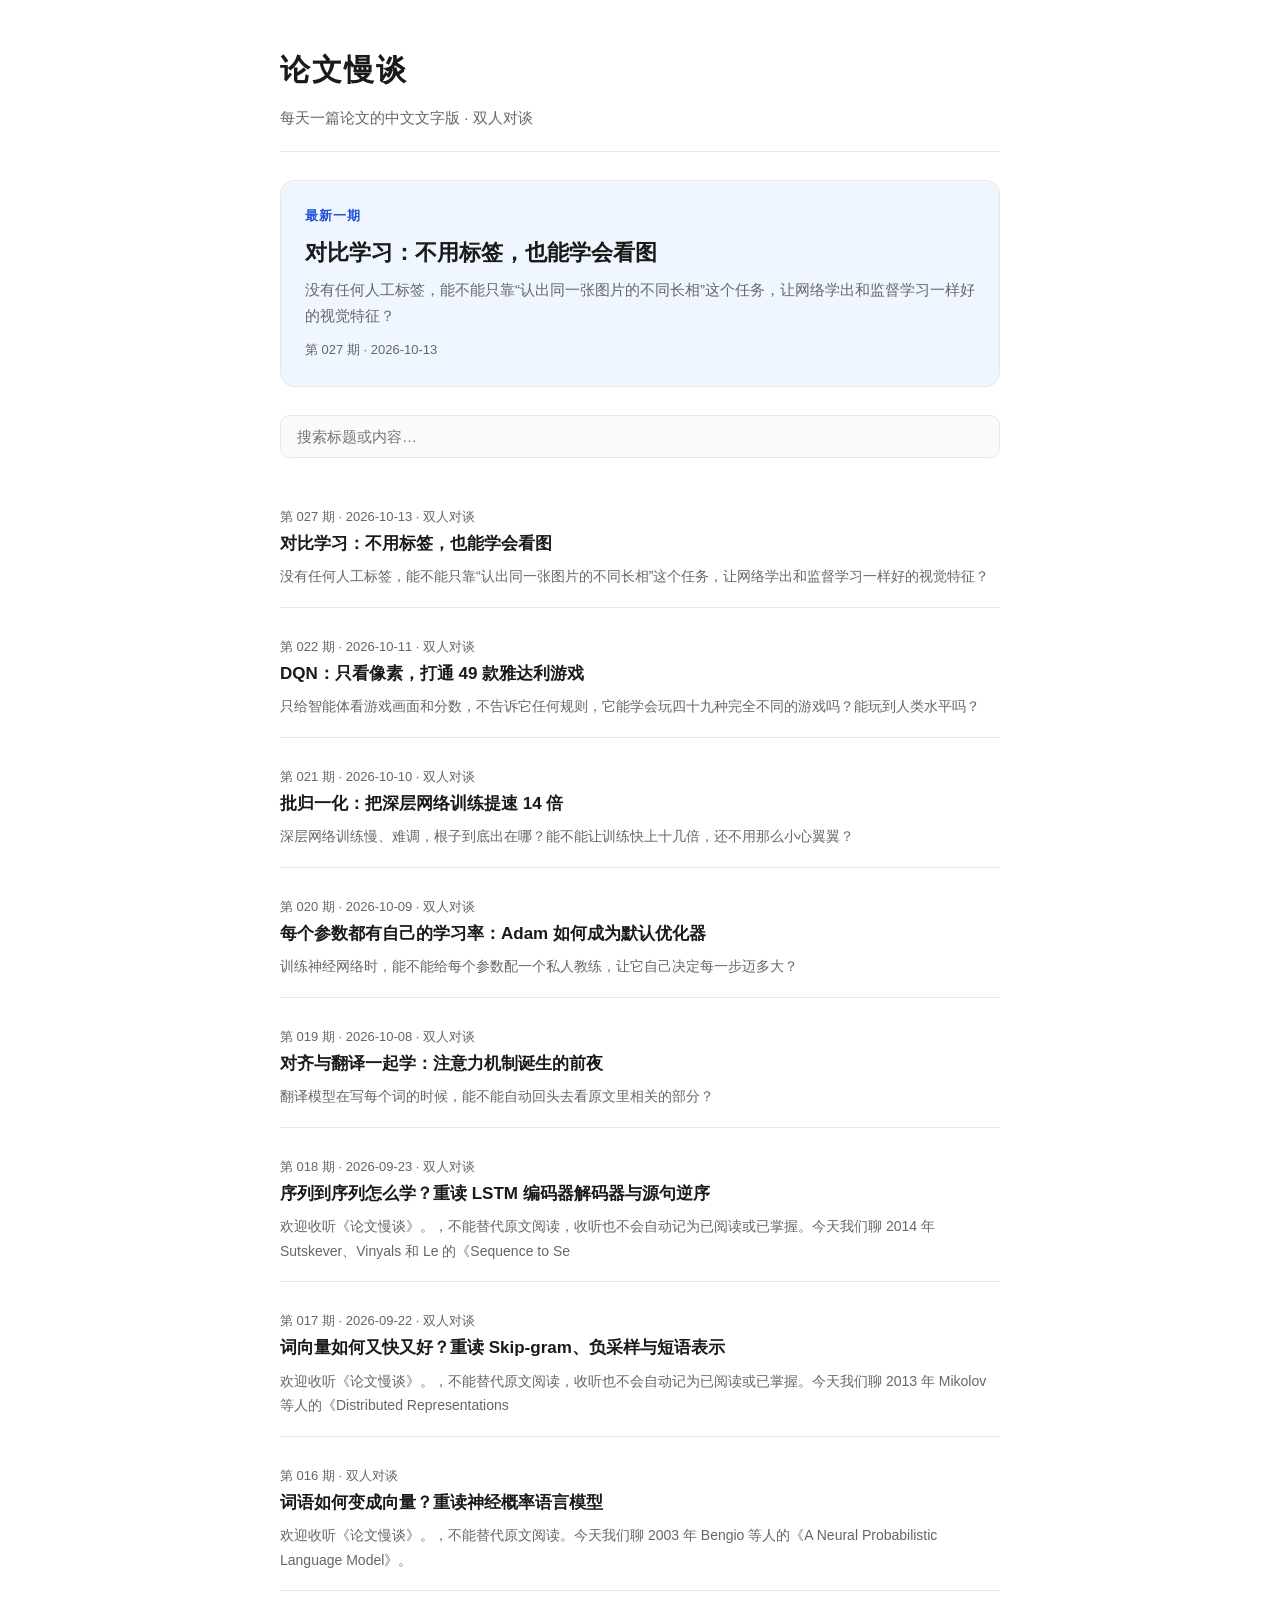
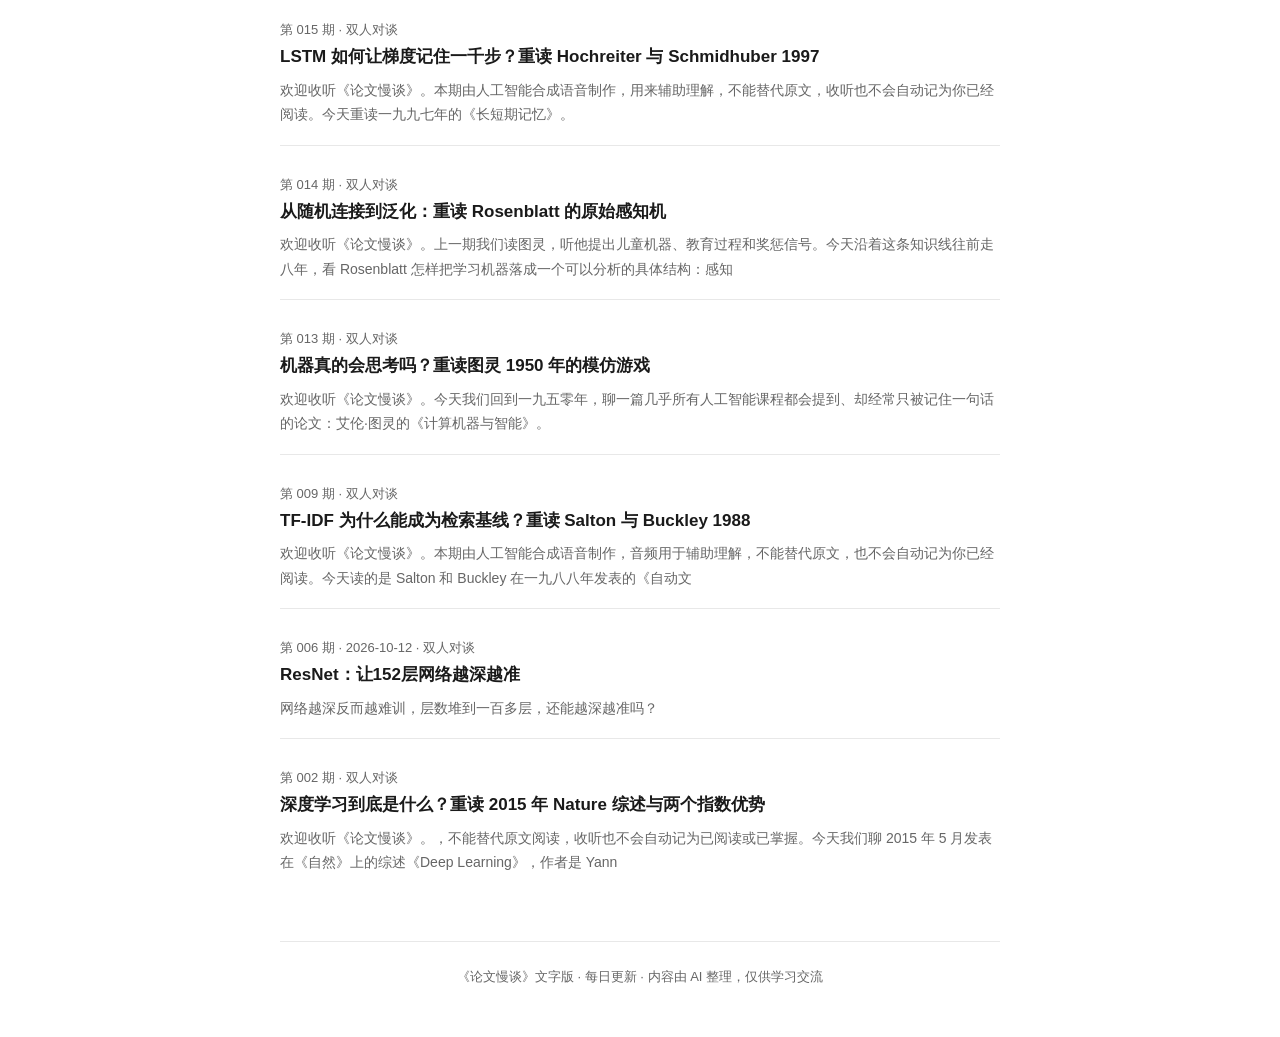
<file: index.html>
<!DOCTYPE html><html lang="zh-CN"><head><title>论文慢谈 · 文字版</title><meta charset="utf-8">
<meta name="viewport" content="width=device-width,initial-scale=1">
<link rel="stylesheet" href="style.css">
</head><body><div class="wrap"><header class="site"><h1>论文慢谈</h1><p>每天一篇论文的中文文字版 · 双人对谈</p></header><div class="hero"><div class="kicker">最新一期</div><h2><a href="posts/027.html">对比学习：不用标签，也能学会看图</a></h2><p class="ex">没有任何人工标签，能不能只靠“认出同一张图片的不同长相”这个任务，让网络学出和监督学习一样好的视觉特征？</p><div class="meta">第 027 期 · 2026-10-13</div></div><div class="search"><input id="q" type="search" placeholder="搜索标题或内容…"></div><ul class="archive"><li><div class="meta">第 027 期 · <span>2026-10-13</span> · 双人对谈</div><a class="t" href="posts/027.html">对比学习：不用标签，也能学会看图</a><p class="ex">没有任何人工标签，能不能只靠“认出同一张图片的不同长相”这个任务，让网络学出和监督学习一样好的视觉特征？</p></li><li><div class="meta">第 022 期 · <span>2026-10-11</span> · 双人对谈</div><a class="t" href="posts/022.html">DQN：只看像素，打通 49 款雅达利游戏</a><p class="ex">只给智能体看游戏画面和分数，不告诉它任何规则，它能学会玩四十九种完全不同的游戏吗？能玩到人类水平吗？</p></li><li><div class="meta">第 021 期 · <span>2026-10-10</span> · 双人对谈</div><a class="t" href="posts/021.html">批归一化：把深层网络训练提速 14 倍</a><p class="ex">深层网络训练慢、难调，根子到底出在哪？能不能让训练快上十几倍，还不用那么小心翼翼？</p></li><li><div class="meta">第 020 期 · <span>2026-10-09</span> · 双人对谈</div><a class="t" href="posts/020.html">每个参数都有自己的学习率：Adam 如何成为默认优化器</a><p class="ex">训练神经网络时，能不能给每个参数配一个私人教练，让它自己决定每一步迈多大？</p></li><li><div class="meta">第 019 期 · <span>2026-10-08</span> · 双人对谈</div><a class="t" href="posts/019.html">对齐与翻译一起学：注意力机制诞生的前夜</a><p class="ex">翻译模型在写每个词的时候，能不能自动回头去看原文里相关的部分？</p></li><li><div class="meta">第 018 期 · <span>2026-09-23</span> · 双人对谈</div><a class="t" href="posts/018.html">序列到序列怎么学？重读 LSTM 编码器解码器与源句逆序</a><p class="ex">欢迎收听《论文慢谈》。，不能替代原文阅读，收听也不会自动记为已阅读或已掌握。今天我们聊 2014 年 Sutskever、Vinyals 和 Le 的《Sequence to Se</p></li><li><div class="meta">第 017 期 · <span>2026-09-22</span> · 双人对谈</div><a class="t" href="posts/017.html">词向量如何又快又好？重读 Skip-gram、负采样与短语表示</a><p class="ex">欢迎收听《论文慢谈》。，不能替代原文阅读，收听也不会自动记为已阅读或已掌握。今天我们聊 2013 年 Mikolov 等人的《Distributed Representations</p></li><li><div class="meta">第 016 期 · 双人对谈</div><a class="t" href="posts/016.html">词语如何变成向量？重读神经概率语言模型</a><p class="ex">欢迎收听《论文慢谈》。，不能替代原文阅读。今天我们聊 2003 年 Bengio 等人的《A Neural Probabilistic Language Model》。</p></li><li><div class="meta">第 015 期 · 双人对谈</div><a class="t" href="posts/015.html">LSTM 如何让梯度记住一千步？重读 Hochreiter 与 Schmidhuber 1997</a><p class="ex">欢迎收听《论文慢谈》。本期由人工智能合成语音制作，用来辅助理解，不能替代原文，收听也不会自动记为你已经阅读。今天重读一九九七年的《长短期记忆》。</p></li><li><div class="meta">第 014 期 · 双人对谈</div><a class="t" href="posts/014.html">从随机连接到泛化：重读 Rosenblatt 的原始感知机</a><p class="ex">欢迎收听《论文慢谈》。上一期我们读图灵，听他提出儿童机器、教育过程和奖惩信号。今天沿着这条知识线往前走八年，看 Rosenblatt 怎样把学习机器落成一个可以分析的具体结构：感知</p></li><li><div class="meta">第 013 期 · 双人对谈</div><a class="t" href="posts/013.html">机器真的会思考吗？重读图灵 1950 年的模仿游戏</a><p class="ex">欢迎收听《论文慢谈》。今天我们回到一九五零年，聊一篇几乎所有人工智能课程都会提到、却经常只被记住一句话的论文：艾伦·图灵的《计算机器与智能》。</p></li><li><div class="meta">第 009 期 · 双人对谈</div><a class="t" href="posts/009.html">TF-IDF 为什么能成为检索基线？重读 Salton 与 Buckley 1988</a><p class="ex">欢迎收听《论文慢谈》。本期由人工智能合成语音制作，音频用于辅助理解，不能替代原文，也不会自动记为你已经阅读。今天读的是 Salton 和 Buckley 在一九八八年发表的《自动文</p></li><li><div class="meta">第 006 期 · <span>2026-10-12</span> · 双人对谈</div><a class="t" href="posts/006.html">ResNet：让152层网络越深越准</a><p class="ex">网络越深反而越难训，层数堆到一百多层，还能越深越准吗？</p></li><li><div class="meta">第 002 期 · 双人对谈</div><a class="t" href="posts/002.html">深度学习到底是什么？重读 2015 年 Nature 综述与两个指数优势</a><p class="ex">欢迎收听《论文慢谈》。，不能替代原文阅读，收听也不会自动记为已阅读或已掌握。今天我们聊 2015 年 5 月发表在《自然》上的综述《Deep Learning》，作者是 Yann </p></li></ul><footer class="site">《论文慢谈》文字版 · 每日更新 · 内容由 AI 整理，仅供学习交流</footer></div><script src="app.js"></script></body></html>
</file>
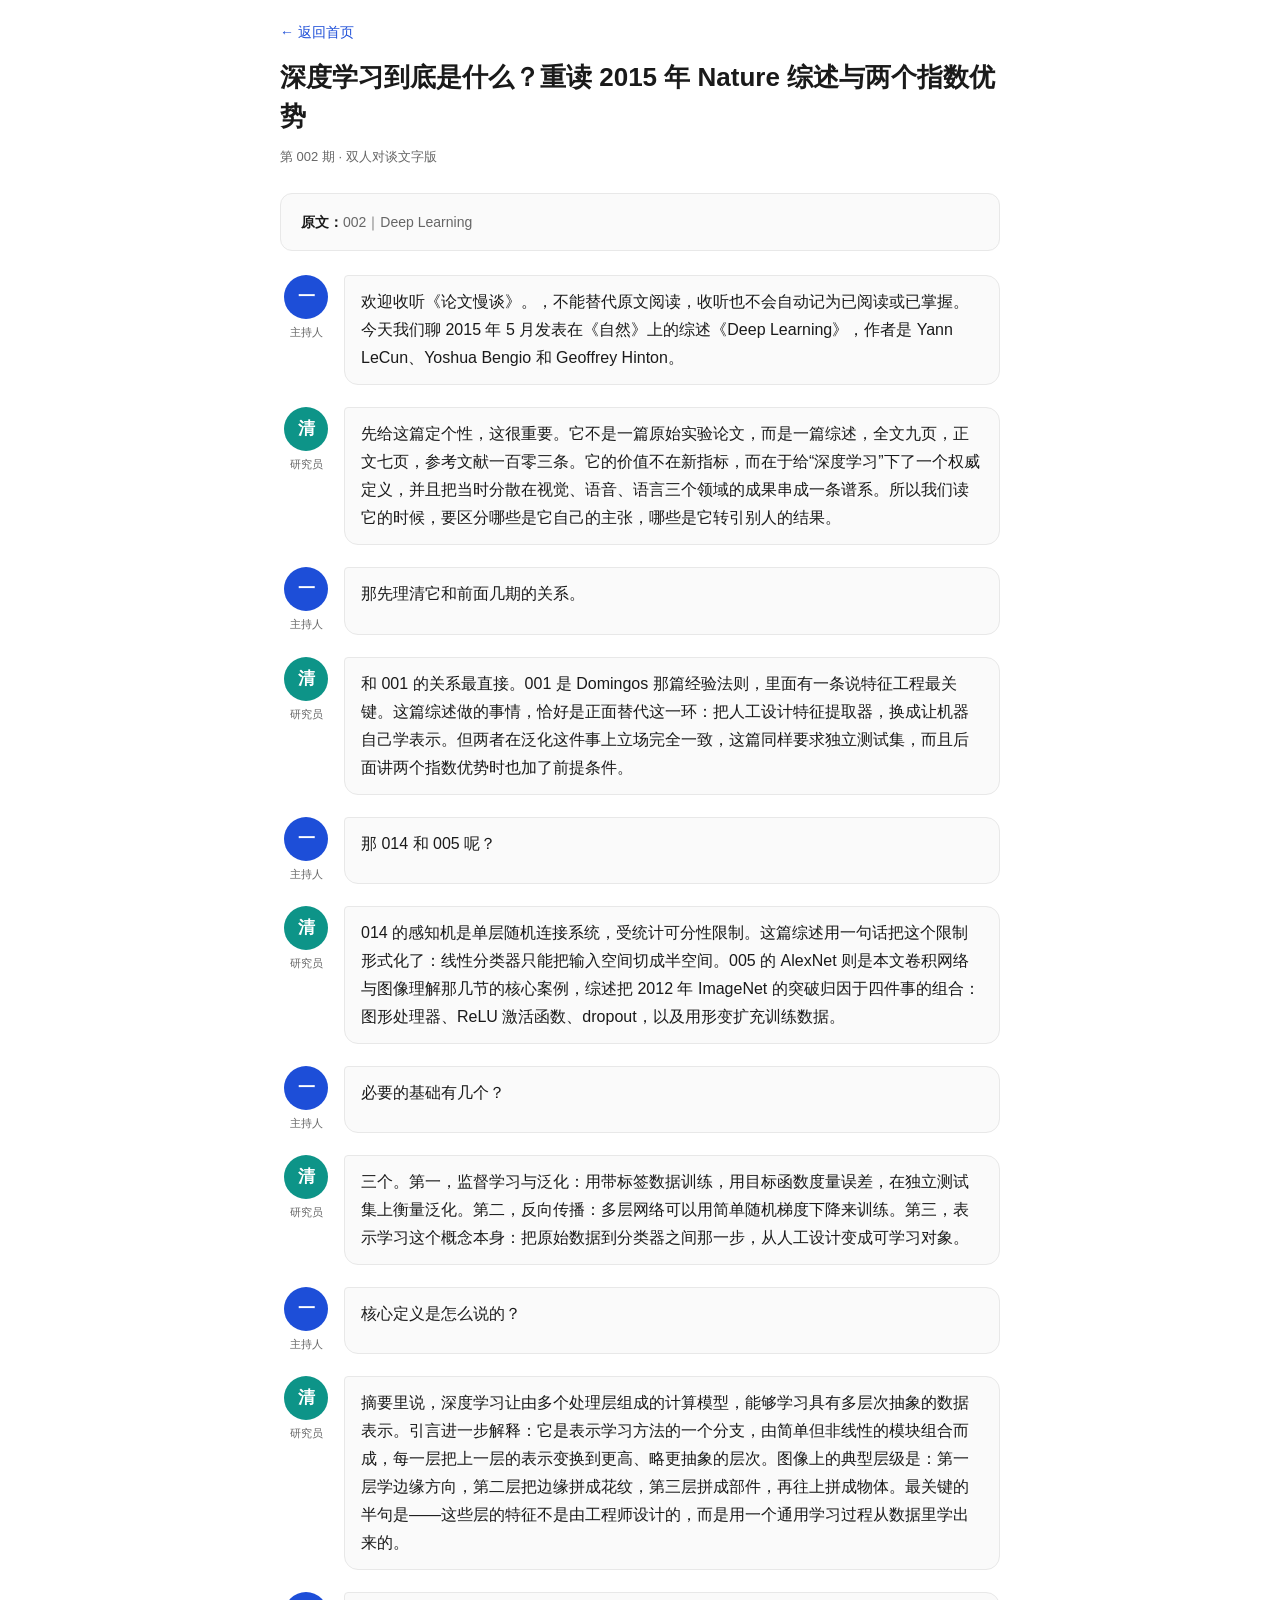
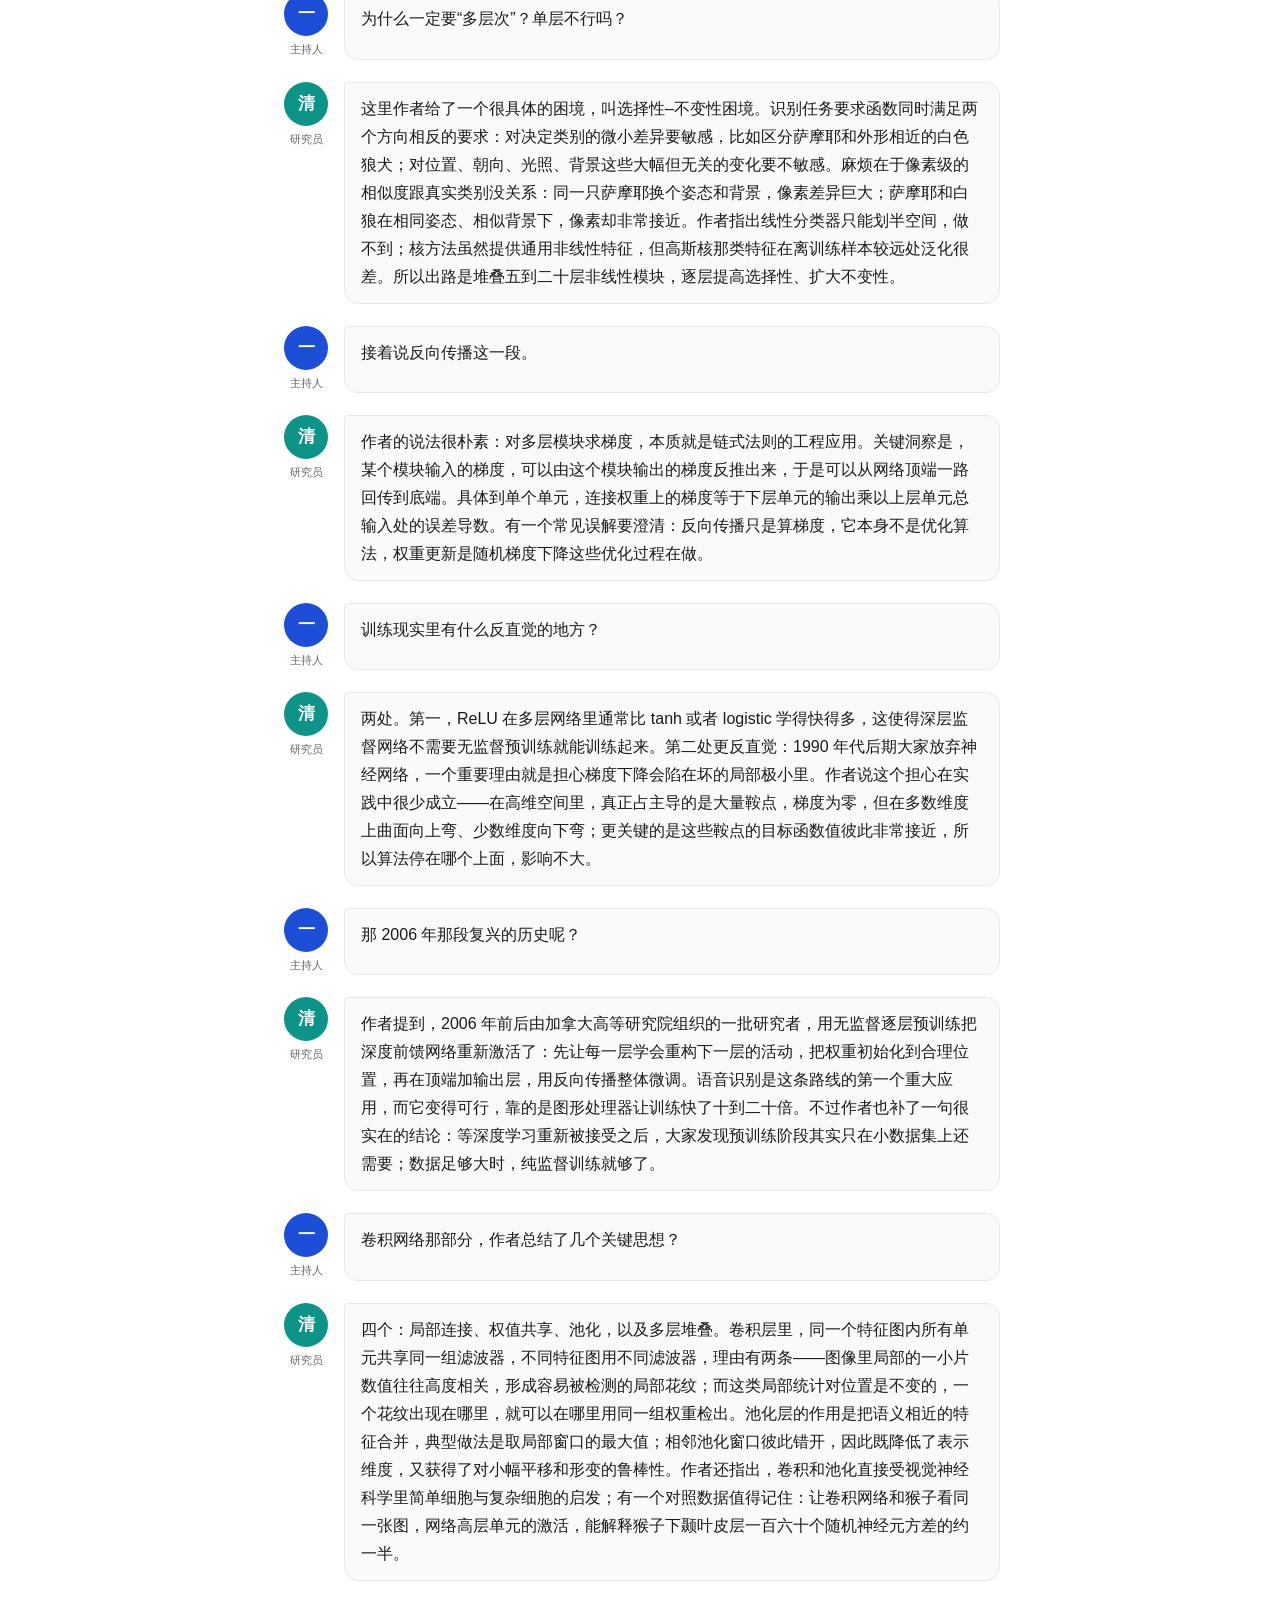
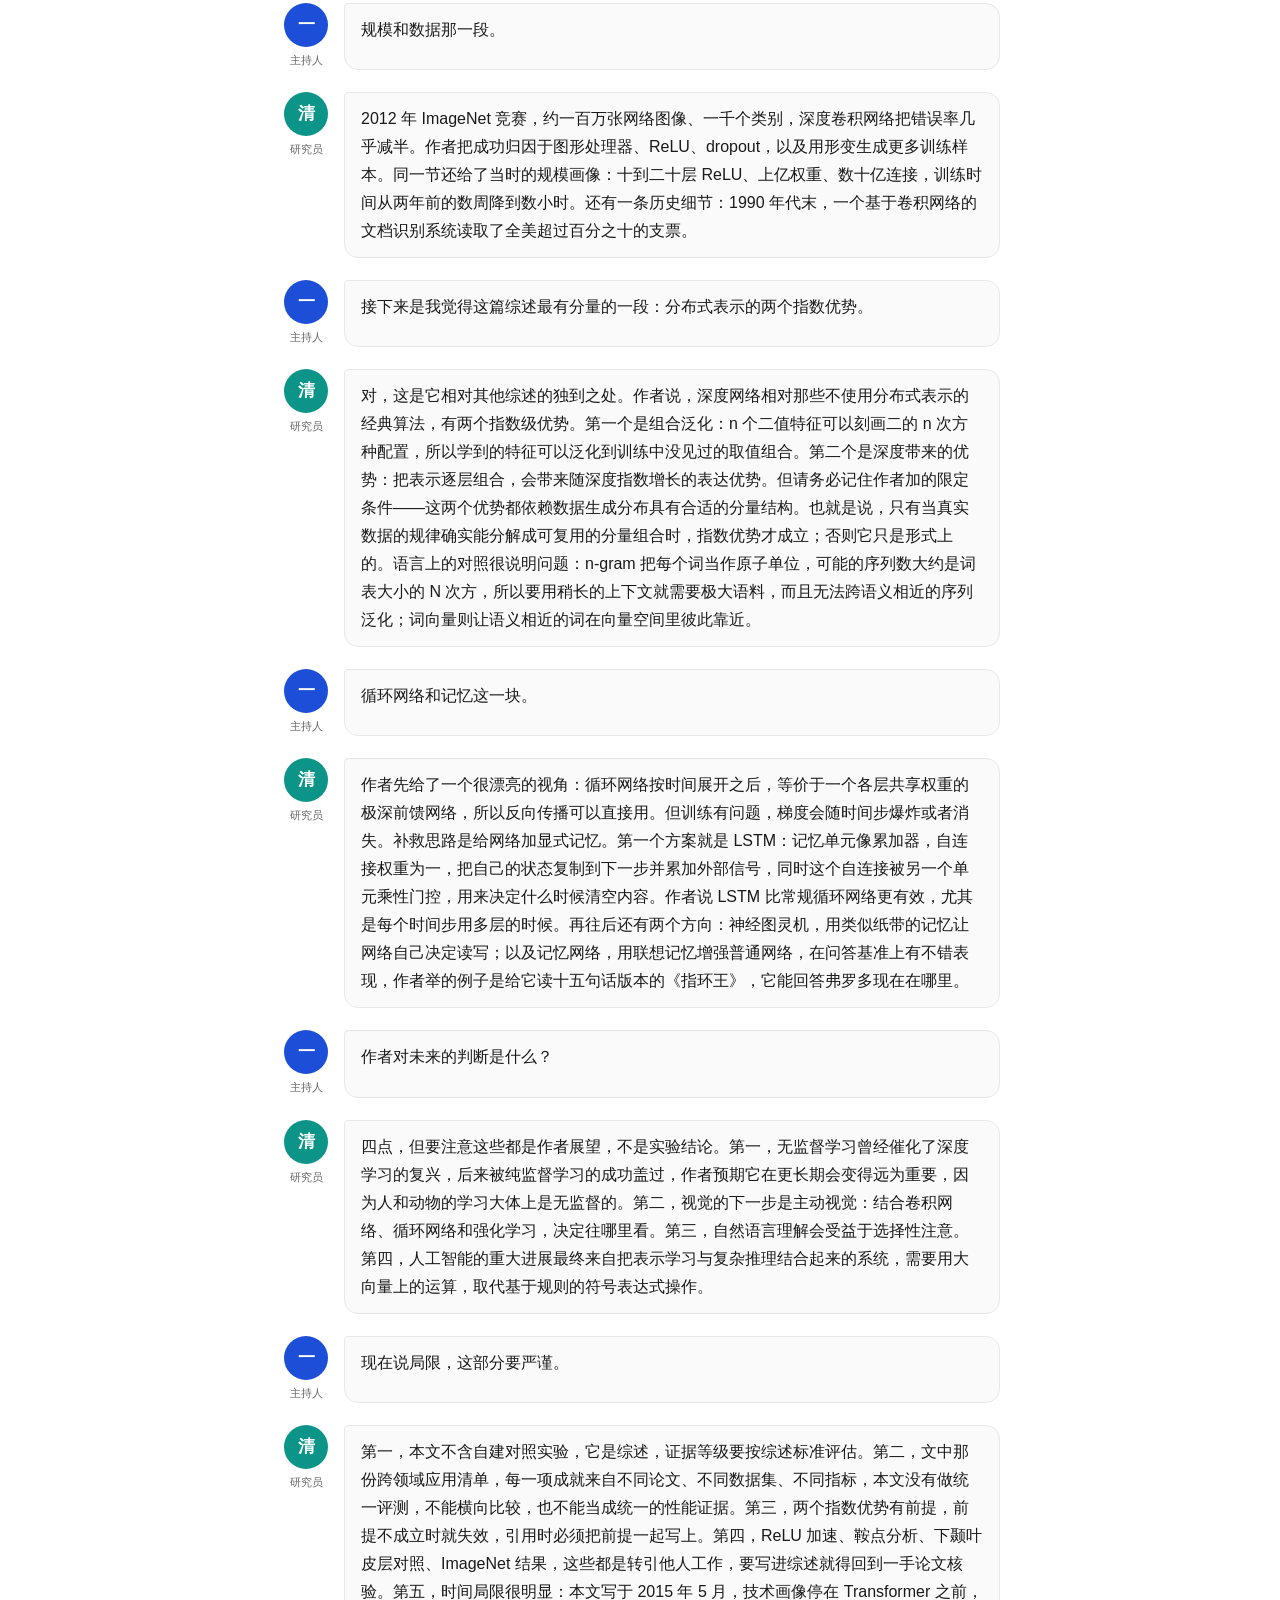
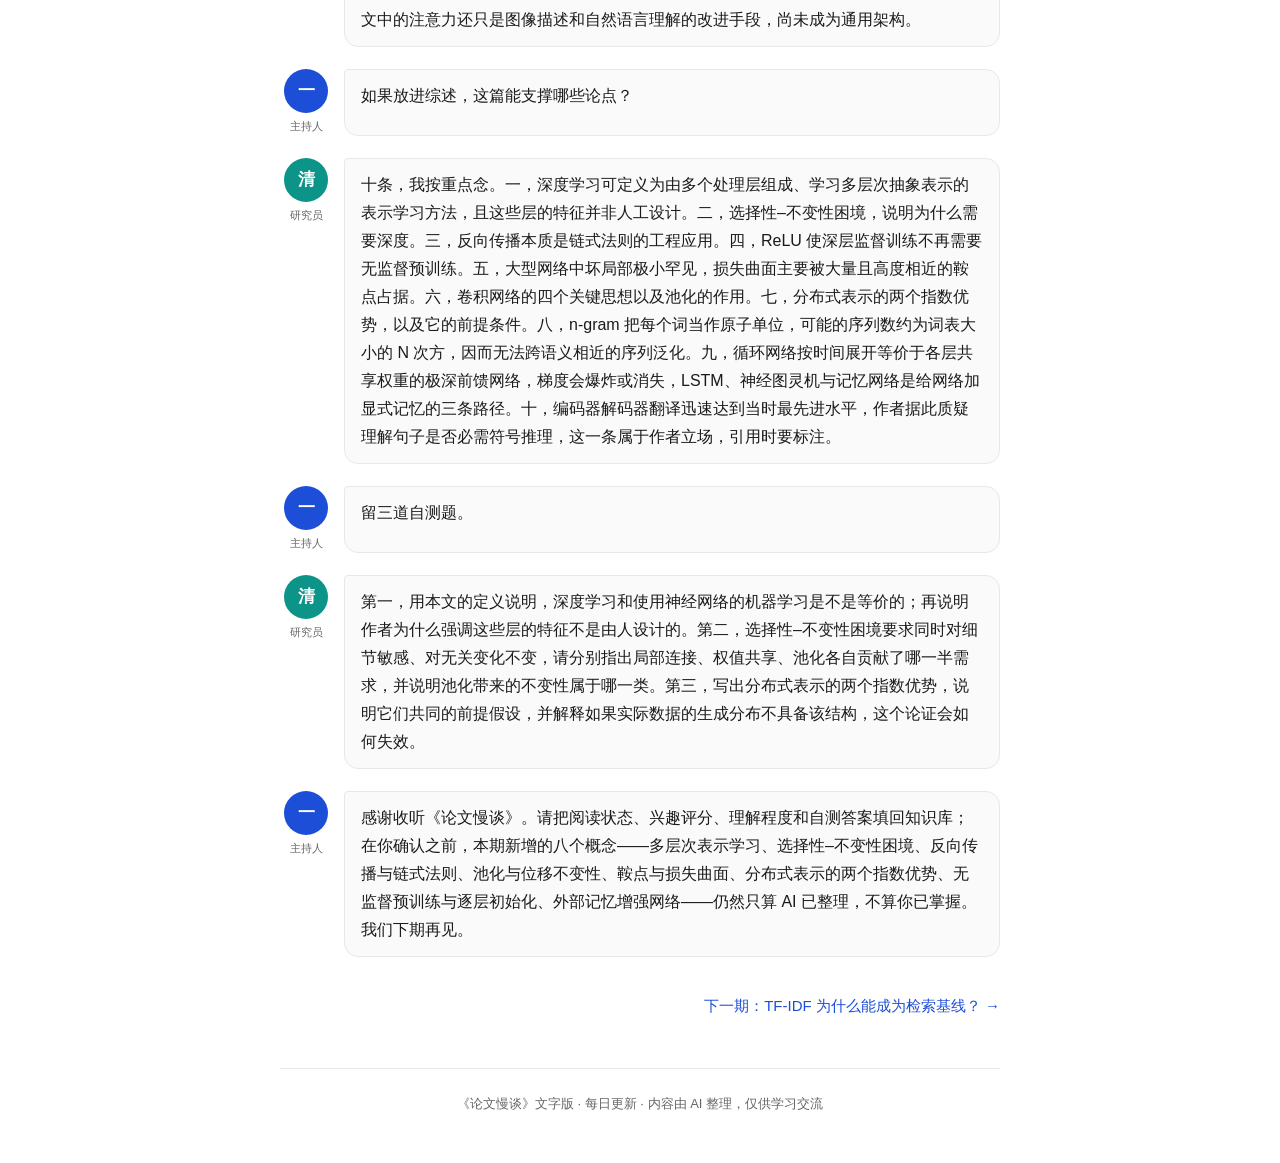
<file: posts/002.html>
<!DOCTYPE html><html lang="zh-CN"><head><title>深度学习到底是什么？重读 2015 年 Nature 综述与两个指数优势 · 论文慢谈</title><meta charset="utf-8">
<meta name="viewport" content="width=device-width,initial-scale=1">
<link rel="stylesheet" href="../style.css">
</head><body><div class="wrap"><a class="back" href="../index.html">← 返回首页</a><h1 class="post-title">深度学习到底是什么？重读 2015 年 Nature 综述与两个指数优势</h1><div class="meta">第 002 期 · 双人对谈文字版</div><div class="paper-box"><div><b>原文：</b>002｜Deep Learning</div></div><div class="seg host"><div class="who"><div class="avatar">一</div><div class="role">主持人</div></div><div class="bubble"><p>欢迎收听《论文慢谈》。，不能替代原文阅读，收听也不会自动记为已阅读或已掌握。今天我们聊 2015 年 5 月发表在《自然》上的综述《Deep Learning》，作者是 Yann LeCun、Yoshua Bengio 和 Geoffrey Hinton。</p></div></div><div class="seg guest"><div class="who"><div class="avatar">清</div><div class="role">研究员</div></div><div class="bubble"><p>先给这篇定个性，这很重要。它不是一篇原始实验论文，而是一篇综述，全文九页，正文七页，参考文献一百零三条。它的价值不在新指标，而在于给“深度学习”下了一个权威定义，并且把当时分散在视觉、语音、语言三个领域的成果串成一条谱系。所以我们读它的时候，要区分哪些是它自己的主张，哪些是它转引别人的结果。</p></div></div><div class="seg host"><div class="who"><div class="avatar">一</div><div class="role">主持人</div></div><div class="bubble"><p>那先理清它和前面几期的关系。</p></div></div><div class="seg guest"><div class="who"><div class="avatar">清</div><div class="role">研究员</div></div><div class="bubble"><p>和 001 的关系最直接。001 是 Domingos 那篇经验法则，里面有一条说特征工程最关键。这篇综述做的事情，恰好是正面替代这一环：把人工设计特征提取器，换成让机器自己学表示。但两者在泛化这件事上立场完全一致，这篇同样要求独立测试集，而且后面讲两个指数优势时也加了前提条件。</p></div></div><div class="seg host"><div class="who"><div class="avatar">一</div><div class="role">主持人</div></div><div class="bubble"><p>那 014 和 005 呢？</p></div></div><div class="seg guest"><div class="who"><div class="avatar">清</div><div class="role">研究员</div></div><div class="bubble"><p>014 的感知机是单层随机连接系统，受统计可分性限制。这篇综述用一句话把这个限制形式化了：线性分类器只能把输入空间切成半空间。005 的 AlexNet 则是本文卷积网络与图像理解那几节的核心案例，综述把 2012 年 ImageNet 的突破归因于四件事的组合：图形处理器、ReLU 激活函数、dropout，以及用形变扩充训练数据。</p></div></div><div class="seg host"><div class="who"><div class="avatar">一</div><div class="role">主持人</div></div><div class="bubble"><p>必要的基础有几个？</p></div></div><div class="seg guest"><div class="who"><div class="avatar">清</div><div class="role">研究员</div></div><div class="bubble"><p>三个。第一，监督学习与泛化：用带标签数据训练，用目标函数度量误差，在独立测试集上衡量泛化。第二，反向传播：多层网络可以用简单随机梯度下降来训练。第三，表示学习这个概念本身：把原始数据到分类器之间那一步，从人工设计变成可学习对象。</p></div></div><div class="seg host"><div class="who"><div class="avatar">一</div><div class="role">主持人</div></div><div class="bubble"><p>核心定义是怎么说的？</p></div></div><div class="seg guest"><div class="who"><div class="avatar">清</div><div class="role">研究员</div></div><div class="bubble"><p>摘要里说，深度学习让由多个处理层组成的计算模型，能够学习具有多层次抽象的数据表示。引言进一步解释：它是表示学习方法的一个分支，由简单但非线性的模块组合而成，每一层把上一层的表示变换到更高、略更抽象的层次。图像上的典型层级是：第一层学边缘方向，第二层把边缘拼成花纹，第三层拼成部件，再往上拼成物体。最关键的半句是——这些层的特征不是由工程师设计的，而是用一个通用学习过程从数据里学出来的。</p></div></div><div class="seg host"><div class="who"><div class="avatar">一</div><div class="role">主持人</div></div><div class="bubble"><p>为什么一定要“多层次”？单层不行吗？</p></div></div><div class="seg guest"><div class="who"><div class="avatar">清</div><div class="role">研究员</div></div><div class="bubble"><p>这里作者给了一个很具体的困境，叫选择性–不变性困境。识别任务要求函数同时满足两个方向相反的要求：对决定类别的微小差异要敏感，比如区分萨摩耶和外形相近的白色狼犬；对位置、朝向、光照、背景这些大幅但无关的变化要不敏感。麻烦在于像素级的相似度跟真实类别没关系：同一只萨摩耶换个姿态和背景，像素差异巨大；萨摩耶和白狼在相同姿态、相似背景下，像素却非常接近。作者指出线性分类器只能划半空间，做不到；核方法虽然提供通用非线性特征，但高斯核那类特征在离训练样本较远处泛化很差。所以出路是堆叠五到二十层非线性模块，逐层提高选择性、扩大不变性。</p></div></div><div class="seg host"><div class="who"><div class="avatar">一</div><div class="role">主持人</div></div><div class="bubble"><p>接着说反向传播这一段。</p></div></div><div class="seg guest"><div class="who"><div class="avatar">清</div><div class="role">研究员</div></div><div class="bubble"><p>作者的说法很朴素：对多层模块求梯度，本质就是链式法则的工程应用。关键洞察是，某个模块输入的梯度，可以由这个模块输出的梯度反推出来，于是可以从网络顶端一路回传到底端。具体到单个单元，连接权重上的梯度等于下层单元的输出乘以上层单元总输入处的误差导数。有一个常见误解要澄清：反向传播只是算梯度，它本身不是优化算法，权重更新是随机梯度下降这些优化过程在做。</p></div></div><div class="seg host"><div class="who"><div class="avatar">一</div><div class="role">主持人</div></div><div class="bubble"><p>训练现实里有什么反直觉的地方？</p></div></div><div class="seg guest"><div class="who"><div class="avatar">清</div><div class="role">研究员</div></div><div class="bubble"><p>两处。第一，ReLU 在多层网络里通常比 tanh 或者 logistic 学得快得多，这使得深层监督网络不需要无监督预训练就能训练起来。第二处更反直觉：1990 年代后期大家放弃神经网络，一个重要理由就是担心梯度下降会陷在坏的局部极小里。作者说这个担心在实践中很少成立——在高维空间里，真正占主导的是大量鞍点，梯度为零，但在多数维度上曲面向上弯、少数维度向下弯；更关键的是这些鞍点的目标函数值彼此非常接近，所以算法停在哪个上面，影响不大。</p></div></div><div class="seg host"><div class="who"><div class="avatar">一</div><div class="role">主持人</div></div><div class="bubble"><p>那 2006 年那段复兴的历史呢？</p></div></div><div class="seg guest"><div class="who"><div class="avatar">清</div><div class="role">研究员</div></div><div class="bubble"><p>作者提到，2006 年前后由加拿大高等研究院组织的一批研究者，用无监督逐层预训练把深度前馈网络重新激活了：先让每一层学会重构下一层的活动，把权重初始化到合理位置，再在顶端加输出层，用反向传播整体微调。语音识别是这条路线的第一个重大应用，而它变得可行，靠的是图形处理器让训练快了十到二十倍。不过作者也补了一句很实在的结论：等深度学习重新被接受之后，大家发现预训练阶段其实只在小数据集上还需要；数据足够大时，纯监督训练就够了。</p></div></div><div class="seg host"><div class="who"><div class="avatar">一</div><div class="role">主持人</div></div><div class="bubble"><p>卷积网络那部分，作者总结了几个关键思想？</p></div></div><div class="seg guest"><div class="who"><div class="avatar">清</div><div class="role">研究员</div></div><div class="bubble"><p>四个：局部连接、权值共享、池化，以及多层堆叠。卷积层里，同一个特征图内所有单元共享同一组滤波器，不同特征图用不同滤波器，理由有两条——图像里局部的一小片数值往往高度相关，形成容易被检测的局部花纹；而这类局部统计对位置是不变的，一个花纹出现在哪里，就可以在哪里用同一组权重检出。池化层的作用是把语义相近的特征合并，典型做法是取局部窗口的最大值；相邻池化窗口彼此错开，因此既降低了表示维度，又获得了对小幅平移和形变的鲁棒性。作者还指出，卷积和池化直接受视觉神经科学里简单细胞与复杂细胞的启发；有一个对照数据值得记住：让卷积网络和猴子看同一张图，网络高层单元的激活，能解释猴子下颞叶皮层一百六十个随机神经元方差的约一半。</p></div></div><div class="seg host"><div class="who"><div class="avatar">一</div><div class="role">主持人</div></div><div class="bubble"><p>规模和数据那一段。</p></div></div><div class="seg guest"><div class="who"><div class="avatar">清</div><div class="role">研究员</div></div><div class="bubble"><p>2012 年 ImageNet 竞赛，约一百万张网络图像、一千个类别，深度卷积网络把错误率几乎减半。作者把成功归因于图形处理器、ReLU、dropout，以及用形变生成更多训练样本。同一节还给了当时的规模画像：十到二十层 ReLU、上亿权重、数十亿连接，训练时间从两年前的数周降到数小时。还有一条历史细节：1990 年代末，一个基于卷积网络的文档识别系统读取了全美超过百分之十的支票。</p></div></div><div class="seg host"><div class="who"><div class="avatar">一</div><div class="role">主持人</div></div><div class="bubble"><p>接下来是我觉得这篇综述最有分量的一段：分布式表示的两个指数优势。</p></div></div><div class="seg guest"><div class="who"><div class="avatar">清</div><div class="role">研究员</div></div><div class="bubble"><p>对，这是它相对其他综述的独到之处。作者说，深度网络相对那些不使用分布式表示的经典算法，有两个指数级优势。第一个是组合泛化：n 个二值特征可以刻画二的 n 次方种配置，所以学到的特征可以泛化到训练中没见过的取值组合。第二个是深度带来的优势：把表示逐层组合，会带来随深度指数增长的表达优势。但请务必记住作者加的限定条件——这两个优势都依赖数据生成分布具有合适的分量结构。也就是说，只有当真实数据的规律确实能分解成可复用的分量组合时，指数优势才成立；否则它只是形式上的。语言上的对照很说明问题：n-gram 把每个词当作原子单位，可能的序列数大约是词表大小的 N 次方，所以要用稍长的上下文就需要极大语料，而且无法跨语义相近的序列泛化；词向量则让语义相近的词在向量空间里彼此靠近。</p></div></div><div class="seg host"><div class="who"><div class="avatar">一</div><div class="role">主持人</div></div><div class="bubble"><p>循环网络和记忆这一块。</p></div></div><div class="seg guest"><div class="who"><div class="avatar">清</div><div class="role">研究员</div></div><div class="bubble"><p>作者先给了一个很漂亮的视角：循环网络按时间展开之后，等价于一个各层共享权重的极深前馈网络，所以反向传播可以直接用。但训练有问题，梯度会随时间步爆炸或者消失。补救思路是给网络加显式记忆。第一个方案就是 LSTM：记忆单元像累加器，自连接权重为一，把自己的状态复制到下一步并累加外部信号，同时这个自连接被另一个单元乘性门控，用来决定什么时候清空内容。作者说 LSTM 比常规循环网络更有效，尤其是每个时间步用多层的时候。再往后还有两个方向：神经图灵机，用类似纸带的记忆让网络自己决定读写；以及记忆网络，用联想记忆增强普通网络，在问答基准上有不错表现，作者举的例子是给它读十五句话版本的《指环王》，它能回答弗罗多现在在哪里。</p></div></div><div class="seg host"><div class="who"><div class="avatar">一</div><div class="role">主持人</div></div><div class="bubble"><p>作者对未来的判断是什么？</p></div></div><div class="seg guest"><div class="who"><div class="avatar">清</div><div class="role">研究员</div></div><div class="bubble"><p>四点，但要注意这些都是作者展望，不是实验结论。第一，无监督学习曾经催化了深度学习的复兴，后来被纯监督学习的成功盖过，作者预期它在更长期会变得远为重要，因为人和动物的学习大体上是无监督的。第二，视觉的下一步是主动视觉：结合卷积网络、循环网络和强化学习，决定往哪里看。第三，自然语言理解会受益于选择性注意。第四，人工智能的重大进展最终来自把表示学习与复杂推理结合起来的系统，需要用大向量上的运算，取代基于规则的符号表达式操作。</p></div></div><div class="seg host"><div class="who"><div class="avatar">一</div><div class="role">主持人</div></div><div class="bubble"><p>现在说局限，这部分要严谨。</p></div></div><div class="seg guest"><div class="who"><div class="avatar">清</div><div class="role">研究员</div></div><div class="bubble"><p>第一，本文不含自建对照实验，它是综述，证据等级要按综述标准评估。第二，文中那份跨领域应用清单，每一项成就来自不同论文、不同数据集、不同指标，本文没有做统一评测，不能横向比较，也不能当成统一的性能证据。第三，两个指数优势有前提，前提不成立时就失效，引用时必须把前提一起写上。第四，ReLU 加速、鞍点分析、下颞叶皮层对照、ImageNet 结果，这些都是转引他人工作，要写进综述就得回到一手论文核验。第五，时间局限很明显：本文写于 2015 年 5 月，技术画像停在 Transformer 之前，文中的注意力还只是图像描述和自然语言理解的改进手段，尚未成为通用架构。</p></div></div><div class="seg host"><div class="who"><div class="avatar">一</div><div class="role">主持人</div></div><div class="bubble"><p>如果放进综述，这篇能支撑哪些论点？</p></div></div><div class="seg guest"><div class="who"><div class="avatar">清</div><div class="role">研究员</div></div><div class="bubble"><p>十条，我按重点念。一，深度学习可定义为由多个处理层组成、学习多层次抽象表示的表示学习方法，且这些层的特征并非人工设计。二，选择性–不变性困境，说明为什么需要深度。三，反向传播本质是链式法则的工程应用。四，ReLU 使深层监督训练不再需要无监督预训练。五，大型网络中坏局部极小罕见，损失曲面主要被大量且高度相近的鞍点占据。六，卷积网络的四个关键思想以及池化的作用。七，分布式表示的两个指数优势，以及它的前提条件。八，n-gram 把每个词当作原子单位，可能的序列数约为词表大小的 N 次方，因而无法跨语义相近的序列泛化。九，循环网络按时间展开等价于各层共享权重的极深前馈网络，梯度会爆炸或消失，LSTM、神经图灵机与记忆网络是给网络加显式记忆的三条路径。十，编码器解码器翻译迅速达到当时最先进水平，作者据此质疑理解句子是否必需符号推理，这一条属于作者立场，引用时要标注。</p></div></div><div class="seg host"><div class="who"><div class="avatar">一</div><div class="role">主持人</div></div><div class="bubble"><p>留三道自测题。</p></div></div><div class="seg guest"><div class="who"><div class="avatar">清</div><div class="role">研究员</div></div><div class="bubble"><p>第一，用本文的定义说明，深度学习和使用神经网络的机器学习是不是等价的；再说明作者为什么强调这些层的特征不是由人设计的。第二，选择性–不变性困境要求同时对细节敏感、对无关变化不变，请分别指出局部连接、权值共享、池化各自贡献了哪一半需求，并说明池化带来的不变性属于哪一类。第三，写出分布式表示的两个指数优势，说明它们共同的前提假设，并解释如果实际数据的生成分布不具备该结构，这个论证会如何失效。</p></div></div><div class="seg host"><div class="who"><div class="avatar">一</div><div class="role">主持人</div></div><div class="bubble"><p>感谢收听《论文慢谈》。请把阅读状态、兴趣评分、理解程度和自测答案填回知识库；在你确认之前，本期新增的八个概念——多层次表示学习、选择性–不变性困境、反向传播与链式法则、池化与位移不变性、鞍点与损失曲面、分布式表示的两个指数优势、无监督预训练与逐层初始化、外部记忆增强网络——仍然只算 AI 已整理，不算你已掌握。我们下期再见。</p></div></div><div class="post-nav"><span></span><a href="posts/009.html">下一期：TF-IDF 为什么能成为检索基线？ →</a></div><footer class="site">《论文慢谈》文字版 · 每日更新 · 内容由 AI 整理，仅供学习交流</footer></div></body></html>
</file>
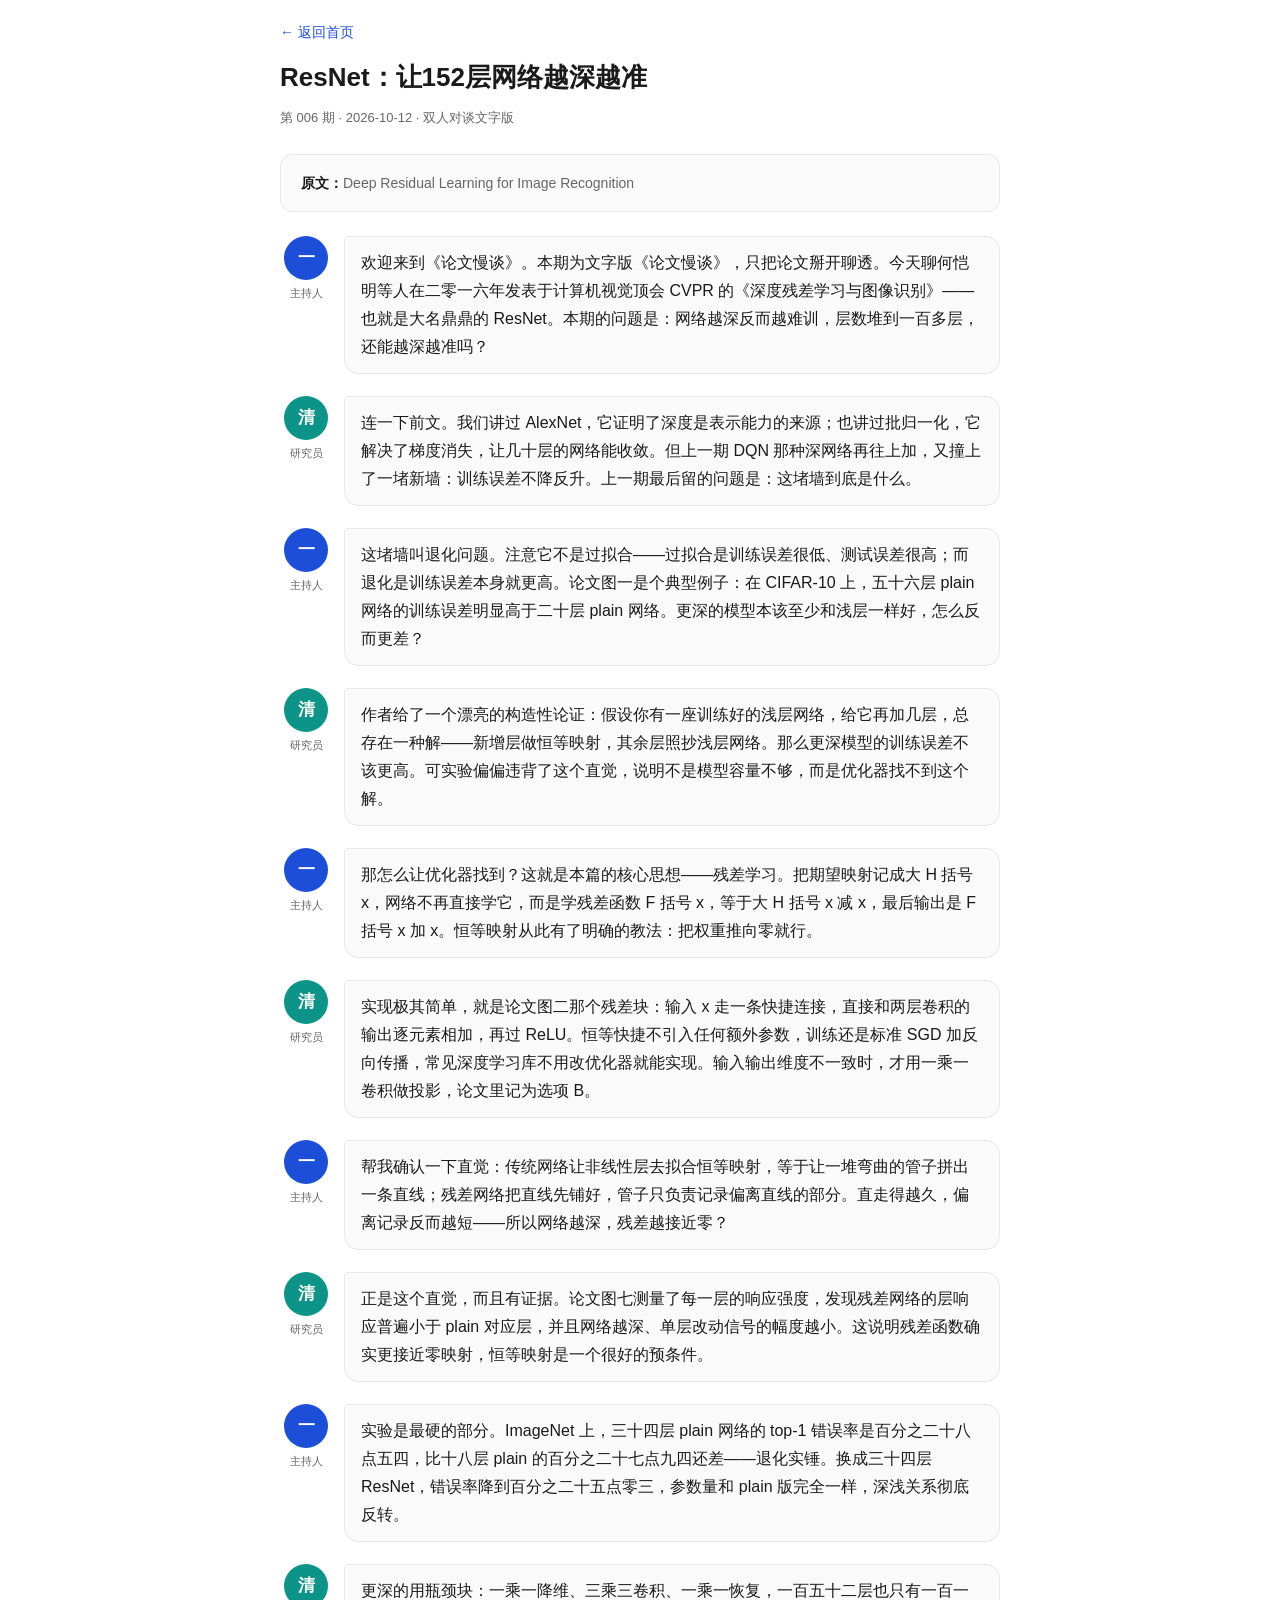
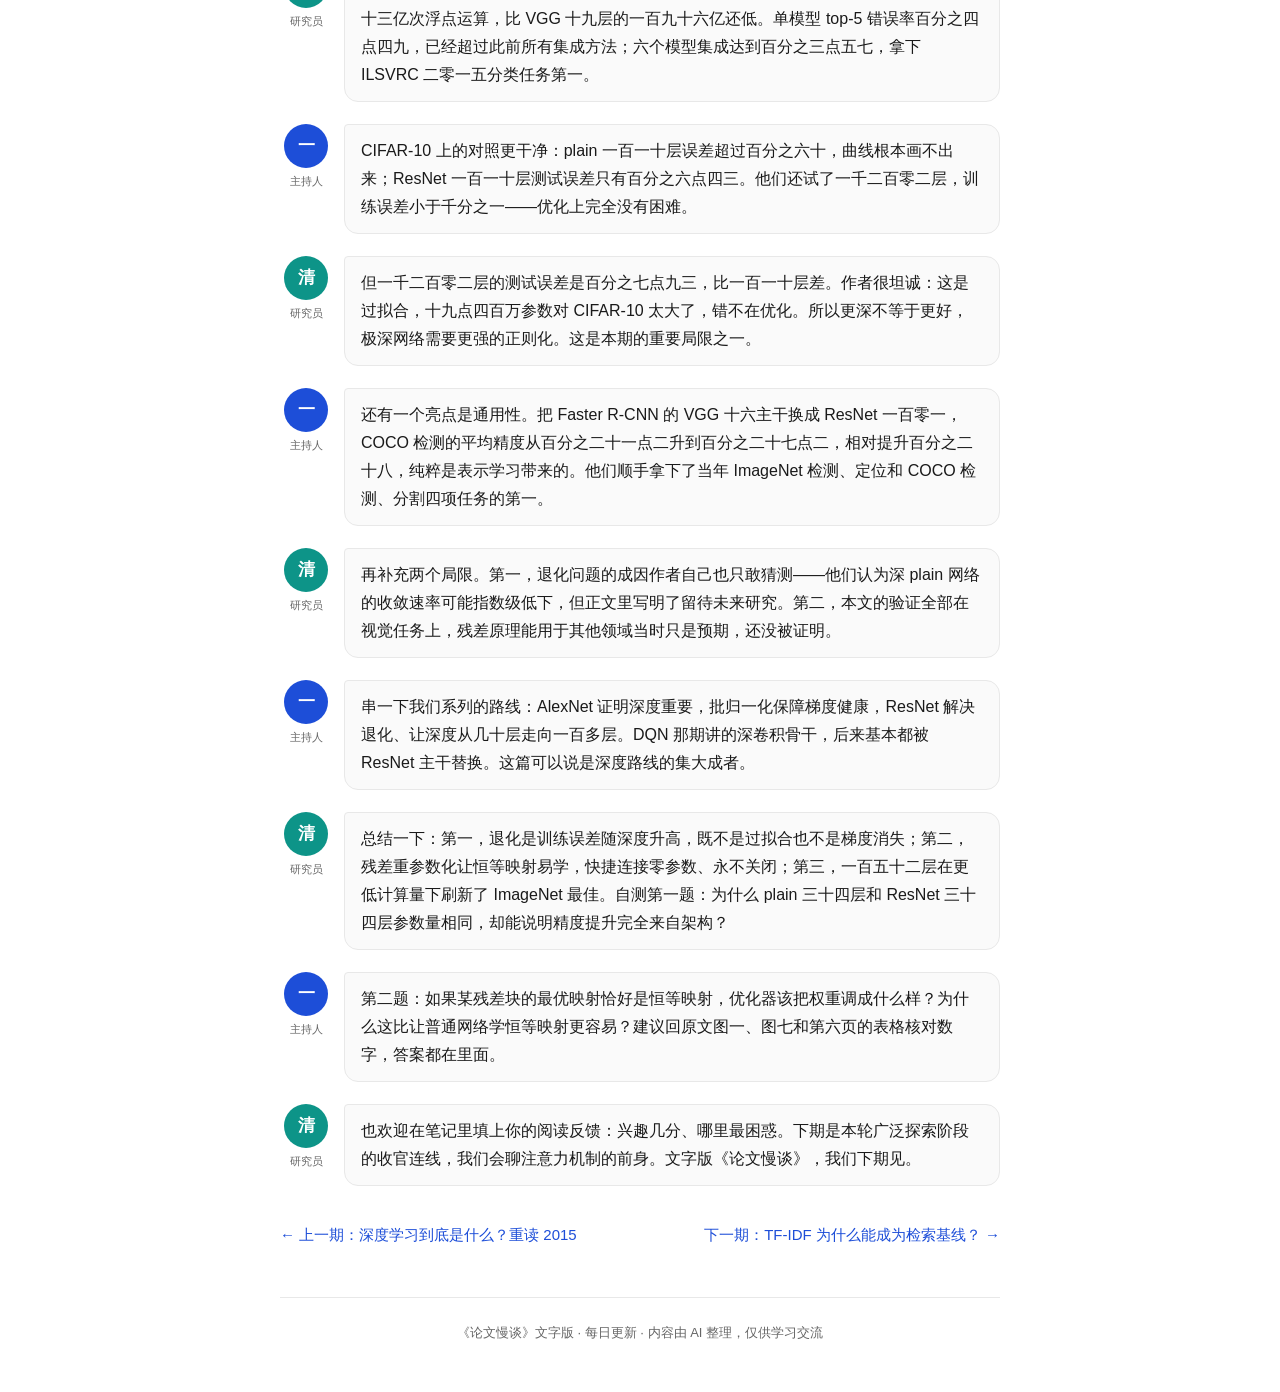
<file: posts/006.html>
<!DOCTYPE html><html lang="zh-CN"><head><title>ResNet：让152层网络越深越准 · 论文慢谈</title><meta charset="utf-8">
<meta name="viewport" content="width=device-width,initial-scale=1">
<link rel="stylesheet" href="../style.css">
</head><body><div class="wrap"><a class="back" href="../index.html">← 返回首页</a><h1 class="post-title">ResNet：让152层网络越深越准</h1><div class="meta">第 006 期 · 2026-10-12 · 双人对谈文字版</div><div class="paper-box"><div><b>原文：</b>Deep Residual Learning for Image Recognition</div></div><div class="seg host"><div class="who"><div class="avatar">一</div><div class="role">主持人</div></div><div class="bubble"><p>欢迎来到《论文慢谈》。本期为文字版《论文慢谈》，只把论文掰开聊透。今天聊何恺明等人在二零一六年发表于计算机视觉顶会 CVPR 的《深度残差学习与图像识别》——也就是大名鼎鼎的 ResNet。本期的问题是：网络越深反而越难训，层数堆到一百多层，还能越深越准吗？</p></div></div><div class="seg guest"><div class="who"><div class="avatar">清</div><div class="role">研究员</div></div><div class="bubble"><p>连一下前文。我们讲过 AlexNet，它证明了深度是表示能力的来源；也讲过批归一化，它解决了梯度消失，让几十层的网络能收敛。但上一期 DQN 那种深网络再往上加，又撞上了一堵新墙：训练误差不降反升。上一期最后留的问题是：这堵墙到底是什么。</p></div></div><div class="seg host"><div class="who"><div class="avatar">一</div><div class="role">主持人</div></div><div class="bubble"><p>这堵墙叫退化问题。注意它不是过拟合——过拟合是训练误差很低、测试误差很高；而退化是训练误差本身就更高。论文图一是个典型例子：在 CIFAR-10 上，五十六层 plain 网络的训练误差明显高于二十层 plain 网络。更深的模型本该至少和浅层一样好，怎么反而更差？</p></div></div><div class="seg guest"><div class="who"><div class="avatar">清</div><div class="role">研究员</div></div><div class="bubble"><p>作者给了一个漂亮的构造性论证：假设你有一座训练好的浅层网络，给它再加几层，总存在一种解——新增层做恒等映射，其余层照抄浅层网络。那么更深模型的训练误差不该更高。可实验偏偏违背了这个直觉，说明不是模型容量不够，而是优化器找不到这个解。</p></div></div><div class="seg host"><div class="who"><div class="avatar">一</div><div class="role">主持人</div></div><div class="bubble"><p>那怎么让优化器找到？这就是本篇的核心思想——残差学习。把期望映射记成大 H 括号 x，网络不再直接学它，而是学残差函数 F 括号 x，等于大 H 括号 x 减 x，最后输出是 F 括号 x 加 x。恒等映射从此有了明确的教法：把权重推向零就行。</p></div></div><div class="seg guest"><div class="who"><div class="avatar">清</div><div class="role">研究员</div></div><div class="bubble"><p>实现极其简单，就是论文图二那个残差块：输入 x 走一条快捷连接，直接和两层卷积的输出逐元素相加，再过 ReLU。恒等快捷不引入任何额外参数，训练还是标准 SGD 加反向传播，常见深度学习库不用改优化器就能实现。输入输出维度不一致时，才用一乘一卷积做投影，论文里记为选项 B。</p></div></div><div class="seg host"><div class="who"><div class="avatar">一</div><div class="role">主持人</div></div><div class="bubble"><p>帮我确认一下直觉：传统网络让非线性层去拟合恒等映射，等于让一堆弯曲的管子拼出一条直线；残差网络把直线先铺好，管子只负责记录偏离直线的部分。直走得越久，偏离记录反而越短——所以网络越深，残差越接近零？</p></div></div><div class="seg guest"><div class="who"><div class="avatar">清</div><div class="role">研究员</div></div><div class="bubble"><p>正是这个直觉，而且有证据。论文图七测量了每一层的响应强度，发现残差网络的层响应普遍小于 plain 对应层，并且网络越深、单层改动信号的幅度越小。这说明残差函数确实更接近零映射，恒等映射是一个很好的预条件。</p></div></div><div class="seg host"><div class="who"><div class="avatar">一</div><div class="role">主持人</div></div><div class="bubble"><p>实验是最硬的部分。ImageNet 上，三十四层 plain 网络的 top-1 错误率是百分之二十八点五四，比十八层 plain 的百分之二十七点九四还差——退化实锤。换成三十四层 ResNet，错误率降到百分之二十五点零三，参数量和 plain 版完全一样，深浅关系彻底反转。</p></div></div><div class="seg guest"><div class="who"><div class="avatar">清</div><div class="role">研究员</div></div><div class="bubble"><p>更深的用瓶颈块：一乘一降维、三乘三卷积、一乘一恢复，一百五十二层也只有一百一十三亿次浮点运算，比 VGG 十九层的一百九十六亿还低。单模型 top-5 错误率百分之四点四九，已经超过此前所有集成方法；六个模型集成达到百分之三点五七，拿下 ILSVRC 二零一五分类任务第一。</p></div></div><div class="seg host"><div class="who"><div class="avatar">一</div><div class="role">主持人</div></div><div class="bubble"><p>CIFAR-10 上的对照更干净：plain 一百一十层误差超过百分之六十，曲线根本画不出来；ResNet 一百一十层测试误差只有百分之六点四三。他们还试了一千二百零二层，训练误差小于千分之一——优化上完全没有困难。</p></div></div><div class="seg guest"><div class="who"><div class="avatar">清</div><div class="role">研究员</div></div><div class="bubble"><p>但一千二百零二层的测试误差是百分之七点九三，比一百一十层差。作者很坦诚：这是过拟合，十九点四百万参数对 CIFAR-10 太大了，错不在优化。所以更深不等于更好，极深网络需要更强的正则化。这是本期的重要局限之一。</p></div></div><div class="seg host"><div class="who"><div class="avatar">一</div><div class="role">主持人</div></div><div class="bubble"><p>还有一个亮点是通用性。把 Faster R-CNN 的 VGG 十六主干换成 ResNet 一百零一，COCO 检测的平均精度从百分之二十一点二升到百分之二十七点二，相对提升百分之二十八，纯粹是表示学习带来的。他们顺手拿下了当年 ImageNet 检测、定位和 COCO 检测、分割四项任务的第一。</p></div></div><div class="seg guest"><div class="who"><div class="avatar">清</div><div class="role">研究员</div></div><div class="bubble"><p>再补充两个局限。第一，退化问题的成因作者自己也只敢猜测——他们认为深 plain 网络的收敛速率可能指数级低下，但正文里写明了留待未来研究。第二，本文的验证全部在视觉任务上，残差原理能用于其他领域当时只是预期，还没被证明。</p></div></div><div class="seg host"><div class="who"><div class="avatar">一</div><div class="role">主持人</div></div><div class="bubble"><p>串一下我们系列的路线：AlexNet 证明深度重要，批归一化保障梯度健康，ResNet 解决退化、让深度从几十层走向一百多层。DQN 那期讲的深卷积骨干，后来基本都被 ResNet 主干替换。这篇可以说是深度路线的集大成者。</p></div></div><div class="seg guest"><div class="who"><div class="avatar">清</div><div class="role">研究员</div></div><div class="bubble"><p>总结一下：第一，退化是训练误差随深度升高，既不是过拟合也不是梯度消失；第二，残差重参数化让恒等映射易学，快捷连接零参数、永不关闭；第三，一百五十二层在更低计算量下刷新了 ImageNet 最佳。自测第一题：为什么 plain 三十四层和 ResNet 三十四层参数量相同，却能说明精度提升完全来自架构？</p></div></div><div class="seg host"><div class="who"><div class="avatar">一</div><div class="role">主持人</div></div><div class="bubble"><p>第二题：如果某残差块的最优映射恰好是恒等映射，优化器该把权重调成什么样？为什么这比让普通网络学恒等映射更容易？建议回原文图一、图七和第六页的表格核对数字，答案都在里面。</p></div></div><div class="seg guest"><div class="who"><div class="avatar">清</div><div class="role">研究员</div></div><div class="bubble"><p>也欢迎在笔记里填上你的阅读反馈：兴趣几分、哪里最困惑。下期是本轮广泛探索阶段的收官连线，我们会聊注意力机制的前身。文字版《论文慢谈》，我们下期见。</p></div></div><div class="post-nav"><a href="posts/002.html">← 上一期：深度学习到底是什么？重读 2015 </a><a href="posts/009.html">下一期：TF-IDF 为什么能成为检索基线？ →</a></div><footer class="site">《论文慢谈》文字版 · 每日更新 · 内容由 AI 整理，仅供学习交流</footer></div></body></html>
</file>
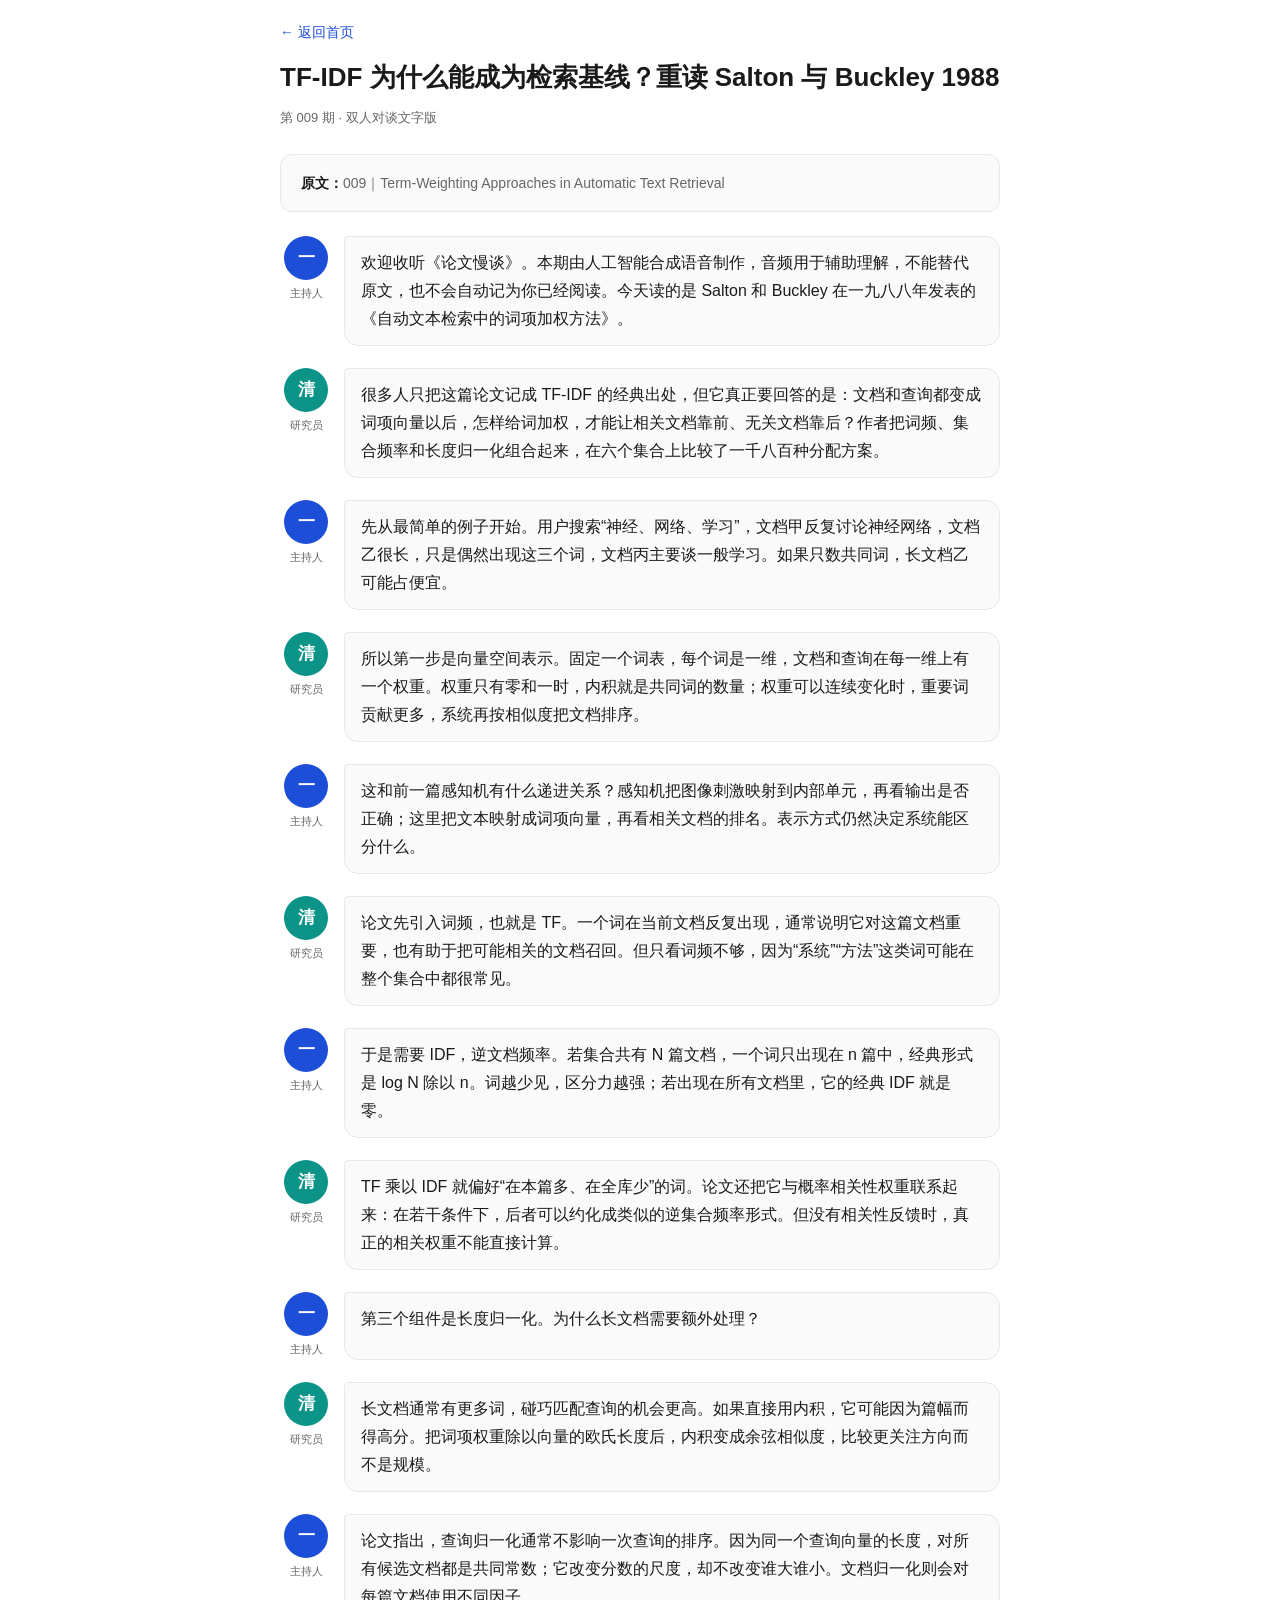
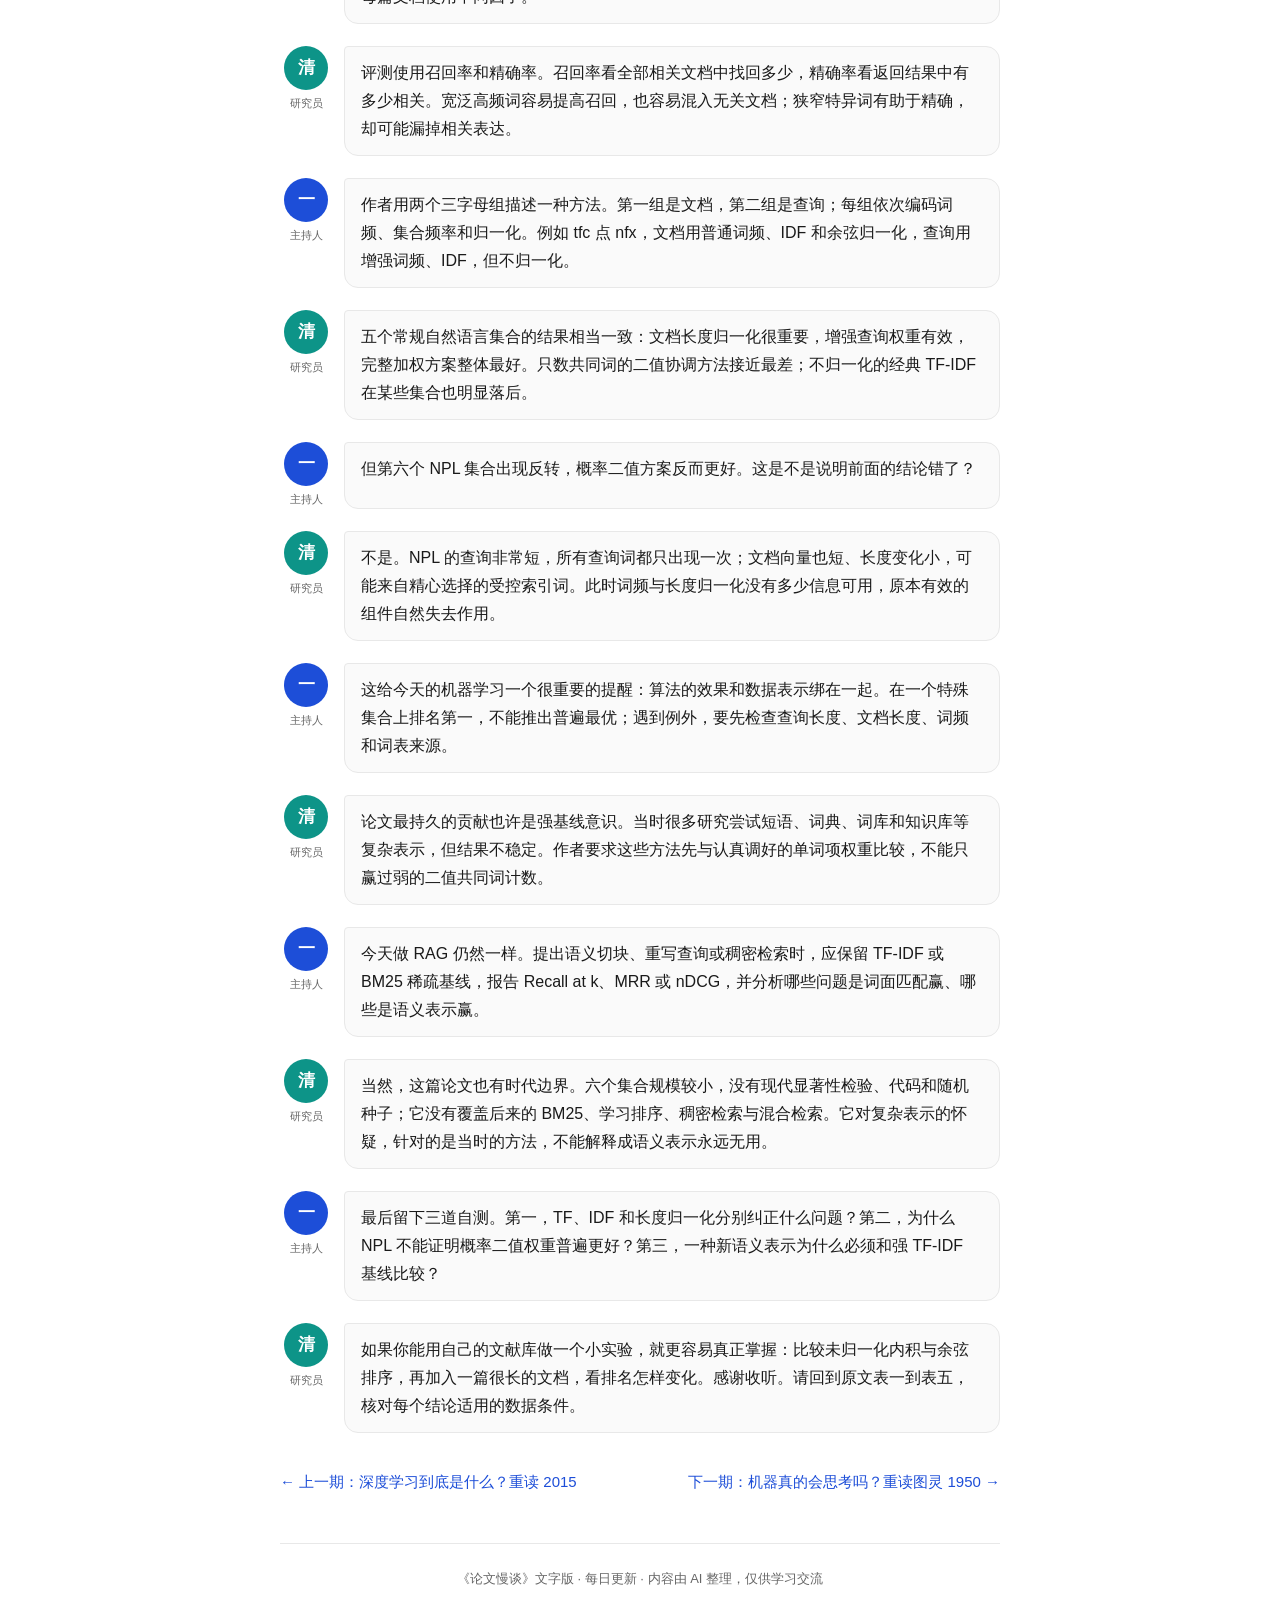
<file: posts/009.html>
<!DOCTYPE html><html lang="zh-CN"><head><title>TF-IDF 为什么能成为检索基线？重读 Salton 与 Buckley 1988 · 论文慢谈</title><meta charset="utf-8">
<meta name="viewport" content="width=device-width,initial-scale=1">
<link rel="stylesheet" href="../style.css">
</head><body><div class="wrap"><a class="back" href="../index.html">← 返回首页</a><h1 class="post-title">TF-IDF 为什么能成为检索基线？重读 Salton 与 Buckley 1988</h1><div class="meta">第 009 期 · 双人对谈文字版</div><div class="paper-box"><div><b>原文：</b>009｜Term-Weighting Approaches in Automatic Text Retrieval</div></div><div class="seg host"><div class="who"><div class="avatar">一</div><div class="role">主持人</div></div><div class="bubble"><p>欢迎收听《论文慢谈》。本期由人工智能合成语音制作，音频用于辅助理解，不能替代原文，也不会自动记为你已经阅读。今天读的是 Salton 和 Buckley 在一九八八年发表的《自动文本检索中的词项加权方法》。</p></div></div><div class="seg guest"><div class="who"><div class="avatar">清</div><div class="role">研究员</div></div><div class="bubble"><p>很多人只把这篇论文记成 TF-IDF 的经典出处，但它真正要回答的是：文档和查询都变成词项向量以后，怎样给词加权，才能让相关文档靠前、无关文档靠后？作者把词频、集合频率和长度归一化组合起来，在六个集合上比较了一千八百种分配方案。</p></div></div><div class="seg host"><div class="who"><div class="avatar">一</div><div class="role">主持人</div></div><div class="bubble"><p>先从最简单的例子开始。用户搜索“神经、网络、学习”，文档甲反复讨论神经网络，文档乙很长，只是偶然出现这三个词，文档丙主要谈一般学习。如果只数共同词，长文档乙可能占便宜。</p></div></div><div class="seg guest"><div class="who"><div class="avatar">清</div><div class="role">研究员</div></div><div class="bubble"><p>所以第一步是向量空间表示。固定一个词表，每个词是一维，文档和查询在每一维上有一个权重。权重只有零和一时，内积就是共同词的数量；权重可以连续变化时，重要词贡献更多，系统再按相似度把文档排序。</p></div></div><div class="seg host"><div class="who"><div class="avatar">一</div><div class="role">主持人</div></div><div class="bubble"><p>这和前一篇感知机有什么递进关系？感知机把图像刺激映射到内部单元，再看输出是否正确；这里把文本映射成词项向量，再看相关文档的排名。表示方式仍然决定系统能区分什么。</p></div></div><div class="seg guest"><div class="who"><div class="avatar">清</div><div class="role">研究员</div></div><div class="bubble"><p>论文先引入词频，也就是 TF。一个词在当前文档反复出现，通常说明它对这篇文档重要，也有助于把可能相关的文档召回。但只看词频不够，因为“系统”“方法”这类词可能在整个集合中都很常见。</p></div></div><div class="seg host"><div class="who"><div class="avatar">一</div><div class="role">主持人</div></div><div class="bubble"><p>于是需要 IDF，逆文档频率。若集合共有 N 篇文档，一个词只出现在 n 篇中，经典形式是 log N 除以 n。词越少见，区分力越强；若出现在所有文档里，它的经典 IDF 就是零。</p></div></div><div class="seg guest"><div class="who"><div class="avatar">清</div><div class="role">研究员</div></div><div class="bubble"><p>TF 乘以 IDF 就偏好“在本篇多、在全库少”的词。论文还把它与概率相关性权重联系起来：在若干条件下，后者可以约化成类似的逆集合频率形式。但没有相关性反馈时，真正的相关权重不能直接计算。</p></div></div><div class="seg host"><div class="who"><div class="avatar">一</div><div class="role">主持人</div></div><div class="bubble"><p>第三个组件是长度归一化。为什么长文档需要额外处理？</p></div></div><div class="seg guest"><div class="who"><div class="avatar">清</div><div class="role">研究员</div></div><div class="bubble"><p>长文档通常有更多词，碰巧匹配查询的机会更高。如果直接用内积，它可能因为篇幅而得高分。把词项权重除以向量的欧氏长度后，内积变成余弦相似度，比较更关注方向而不是规模。</p></div></div><div class="seg host"><div class="who"><div class="avatar">一</div><div class="role">主持人</div></div><div class="bubble"><p>论文指出，查询归一化通常不影响一次查询的排序。因为同一个查询向量的长度，对所有候选文档都是共同常数；它改变分数的尺度，却不改变谁大谁小。文档归一化则会对每篇文档使用不同因子。</p></div></div><div class="seg guest"><div class="who"><div class="avatar">清</div><div class="role">研究员</div></div><div class="bubble"><p>评测使用召回率和精确率。召回率看全部相关文档中找回多少，精确率看返回结果中有多少相关。宽泛高频词容易提高召回，也容易混入无关文档；狭窄特异词有助于精确，却可能漏掉相关表达。</p></div></div><div class="seg host"><div class="who"><div class="avatar">一</div><div class="role">主持人</div></div><div class="bubble"><p>作者用两个三字母组描述一种方法。第一组是文档，第二组是查询；每组依次编码词频、集合频率和归一化。例如 tfc 点 nfx，文档用普通词频、IDF 和余弦归一化，查询用增强词频、IDF，但不归一化。</p></div></div><div class="seg guest"><div class="who"><div class="avatar">清</div><div class="role">研究员</div></div><div class="bubble"><p>五个常规自然语言集合的结果相当一致：文档长度归一化很重要，增强查询权重有效，完整加权方案整体最好。只数共同词的二值协调方法接近最差；不归一化的经典 TF-IDF 在某些集合也明显落后。</p></div></div><div class="seg host"><div class="who"><div class="avatar">一</div><div class="role">主持人</div></div><div class="bubble"><p>但第六个 NPL 集合出现反转，概率二值方案反而更好。这是不是说明前面的结论错了？</p></div></div><div class="seg guest"><div class="who"><div class="avatar">清</div><div class="role">研究员</div></div><div class="bubble"><p>不是。NPL 的查询非常短，所有查询词都只出现一次；文档向量也短、长度变化小，可能来自精心选择的受控索引词。此时词频与长度归一化没有多少信息可用，原本有效的组件自然失去作用。</p></div></div><div class="seg host"><div class="who"><div class="avatar">一</div><div class="role">主持人</div></div><div class="bubble"><p>这给今天的机器学习一个很重要的提醒：算法的效果和数据表示绑在一起。在一个特殊集合上排名第一，不能推出普遍最优；遇到例外，要先检查查询长度、文档长度、词频和词表来源。</p></div></div><div class="seg guest"><div class="who"><div class="avatar">清</div><div class="role">研究员</div></div><div class="bubble"><p>论文最持久的贡献也许是强基线意识。当时很多研究尝试短语、词典、词库和知识库等复杂表示，但结果不稳定。作者要求这些方法先与认真调好的单词项权重比较，不能只赢过弱的二值共同词计数。</p></div></div><div class="seg host"><div class="who"><div class="avatar">一</div><div class="role">主持人</div></div><div class="bubble"><p>今天做 RAG 仍然一样。提出语义切块、重写查询或稠密检索时，应保留 TF-IDF 或 BM25 稀疏基线，报告 Recall at k、MRR 或 nDCG，并分析哪些问题是词面匹配赢、哪些是语义表示赢。</p></div></div><div class="seg guest"><div class="who"><div class="avatar">清</div><div class="role">研究员</div></div><div class="bubble"><p>当然，这篇论文也有时代边界。六个集合规模较小，没有现代显著性检验、代码和随机种子；它没有覆盖后来的 BM25、学习排序、稠密检索与混合检索。它对复杂表示的怀疑，针对的是当时的方法，不能解释成语义表示永远无用。</p></div></div><div class="seg host"><div class="who"><div class="avatar">一</div><div class="role">主持人</div></div><div class="bubble"><p>最后留下三道自测。第一，TF、IDF 和长度归一化分别纠正什么问题？第二，为什么 NPL 不能证明概率二值权重普遍更好？第三，一种新语义表示为什么必须和强 TF-IDF 基线比较？</p></div></div><div class="seg guest"><div class="who"><div class="avatar">清</div><div class="role">研究员</div></div><div class="bubble"><p>如果你能用自己的文献库做一个小实验，就更容易真正掌握：比较未归一化内积与余弦排序，再加入一篇很长的文档，看排名怎样变化。感谢收听。请回到原文表一到表五，核对每个结论适用的数据条件。</p></div></div><div class="post-nav"><a href="posts/002.html">← 上一期：深度学习到底是什么？重读 2015 </a><a href="posts/013.html">下一期：机器真的会思考吗？重读图灵 1950 →</a></div><footer class="site">《论文慢谈》文字版 · 每日更新 · 内容由 AI 整理，仅供学习交流</footer></div></body></html>
</file>
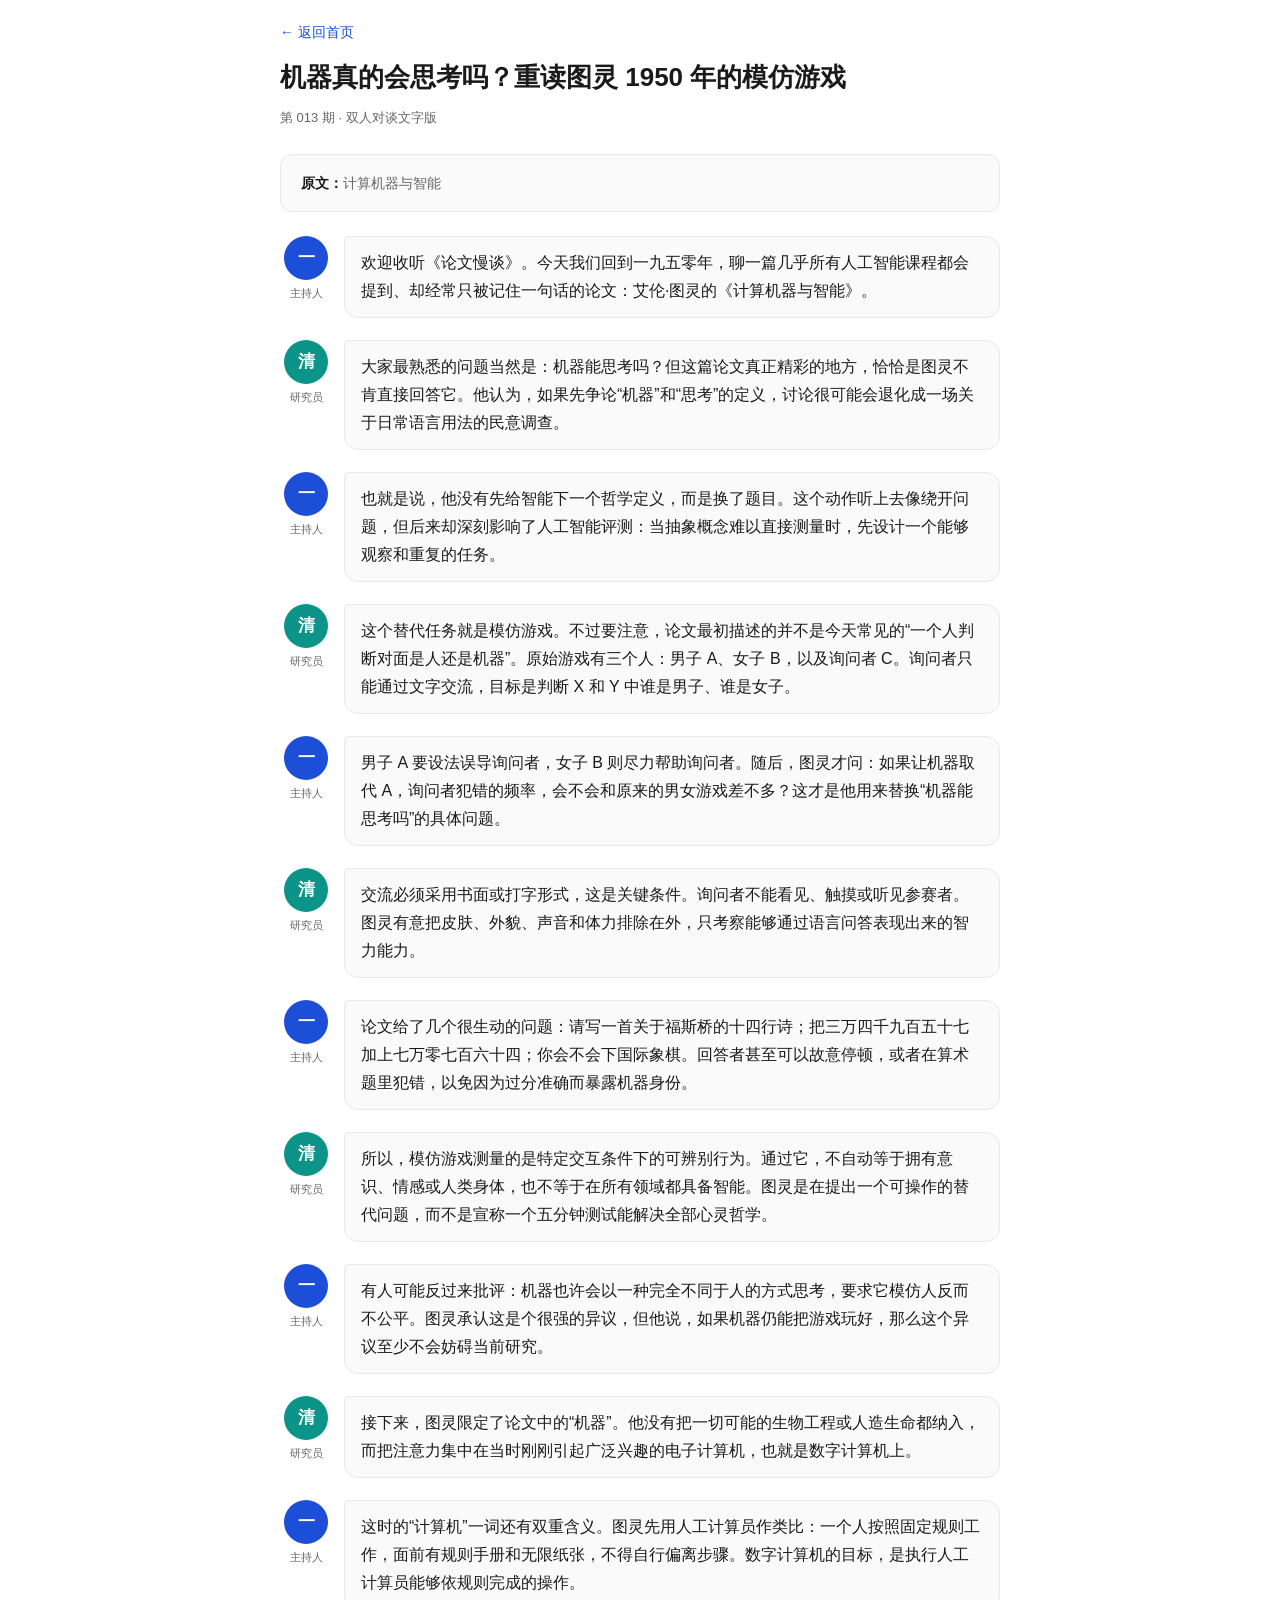
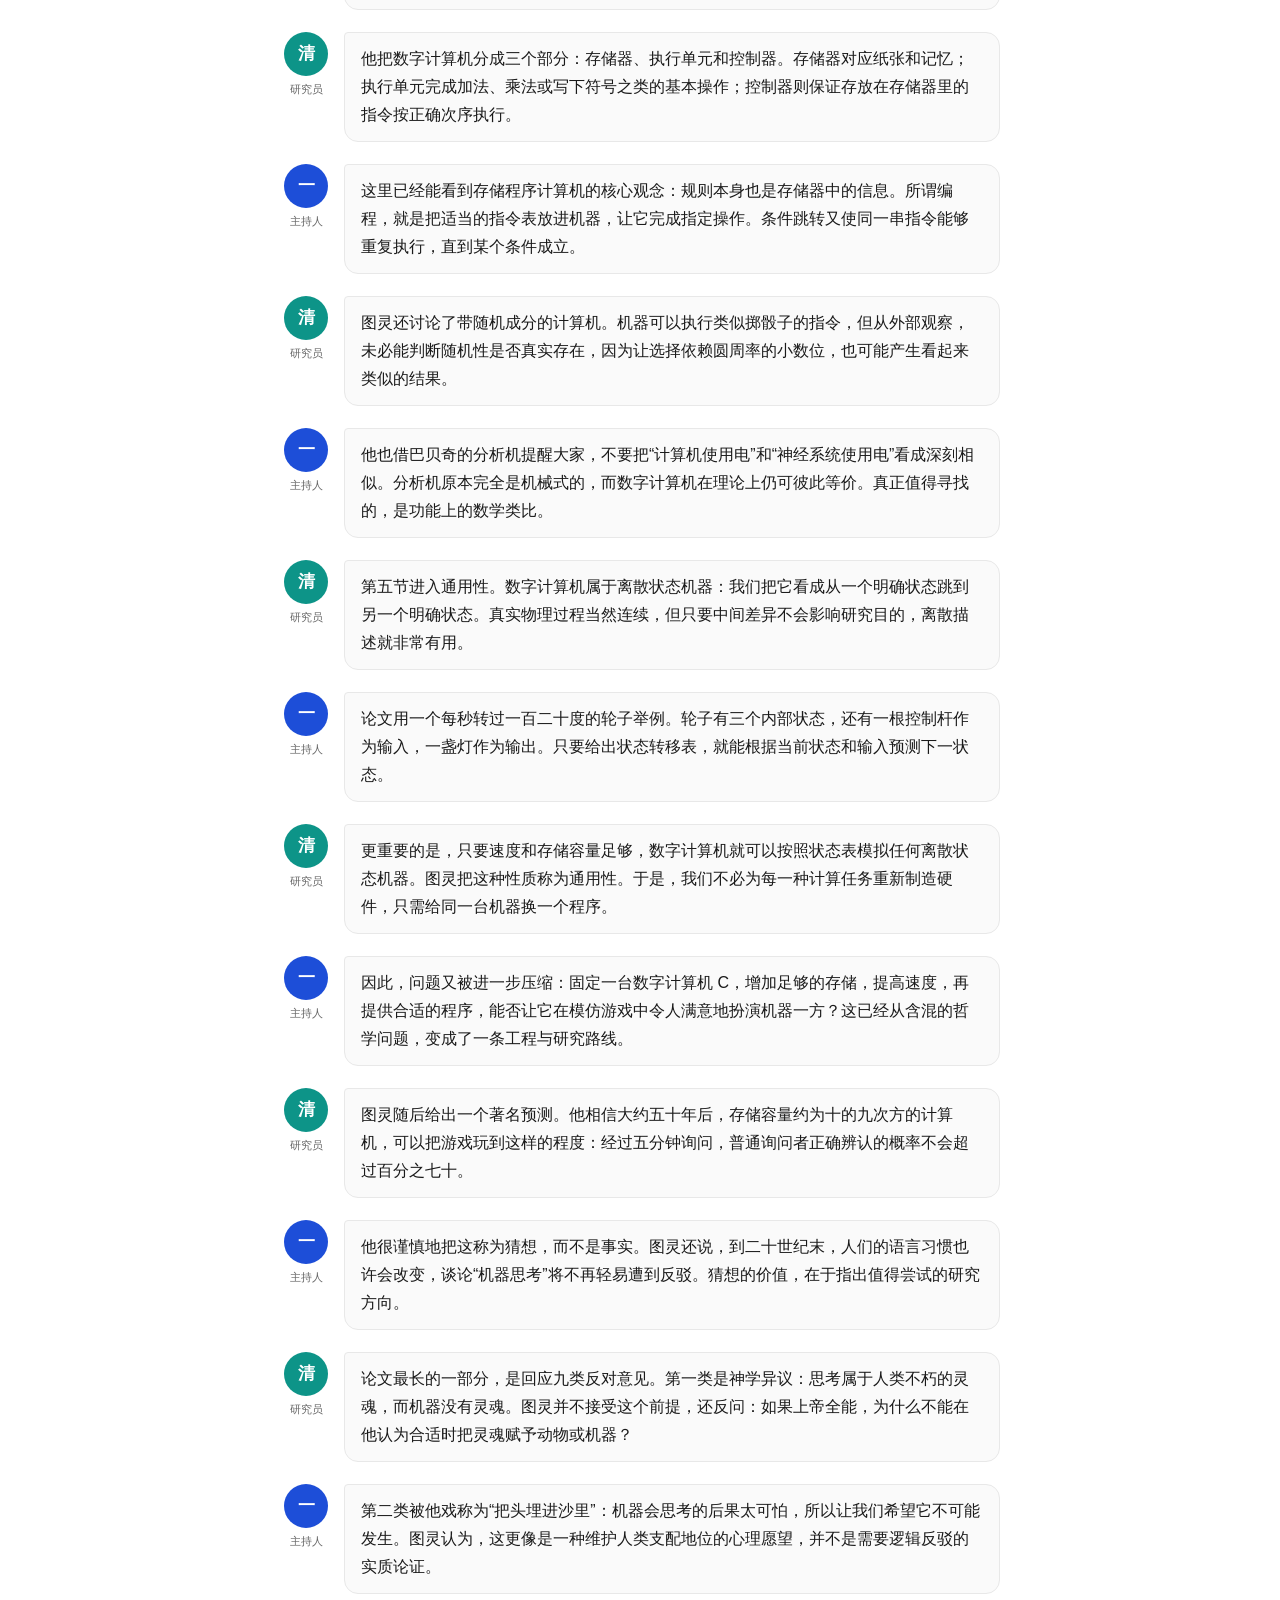
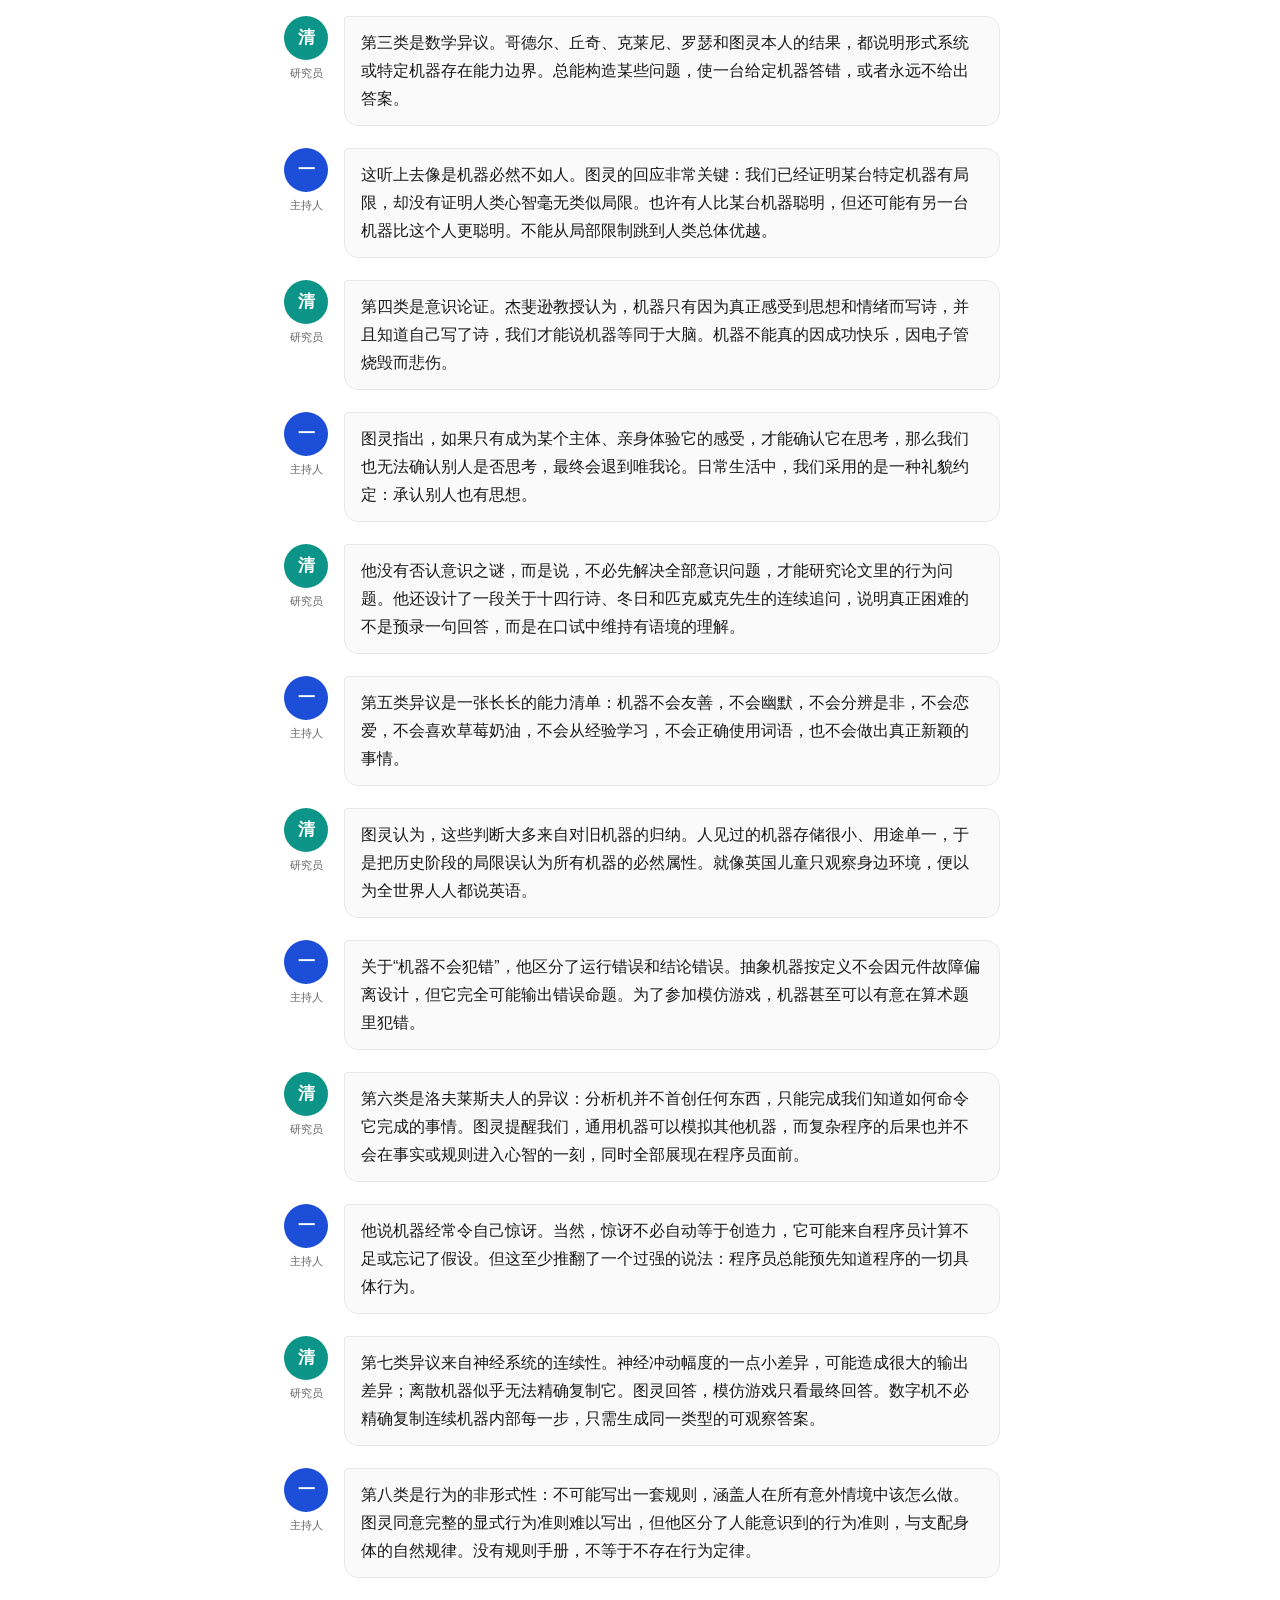
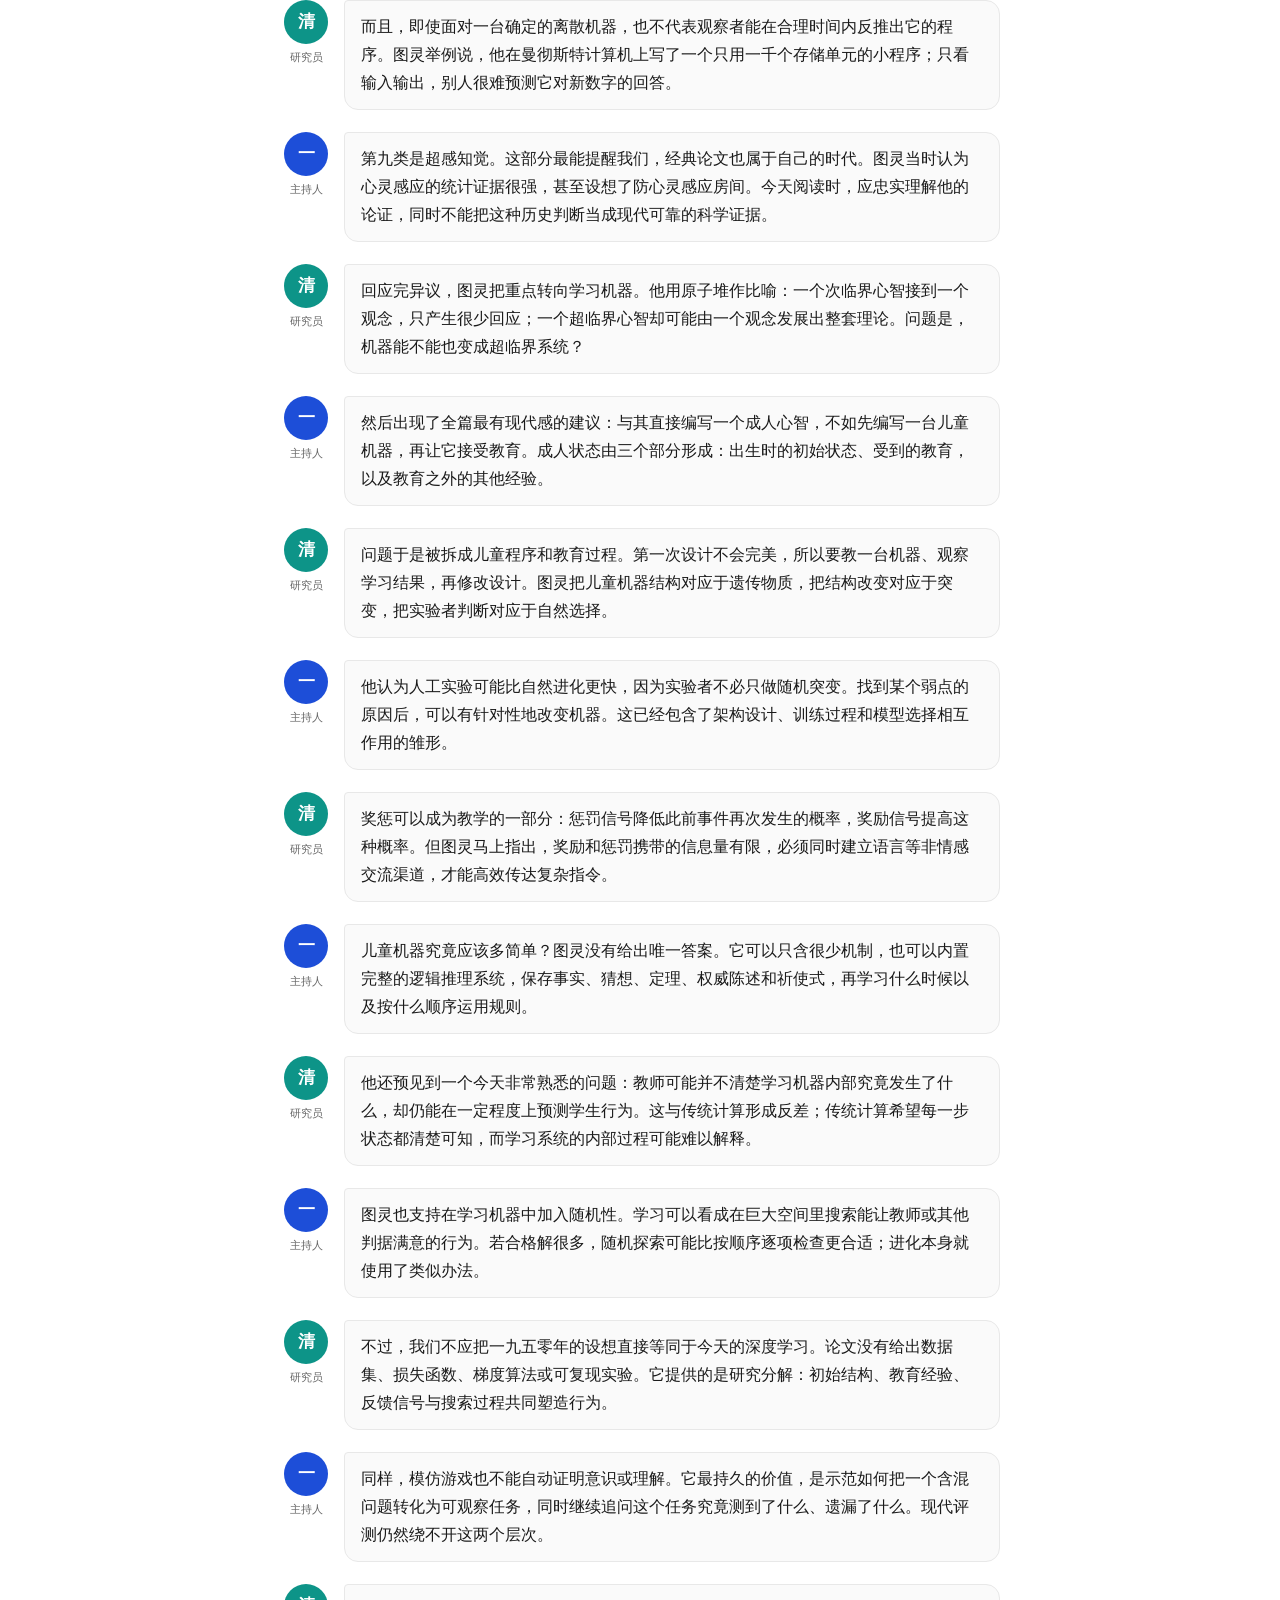
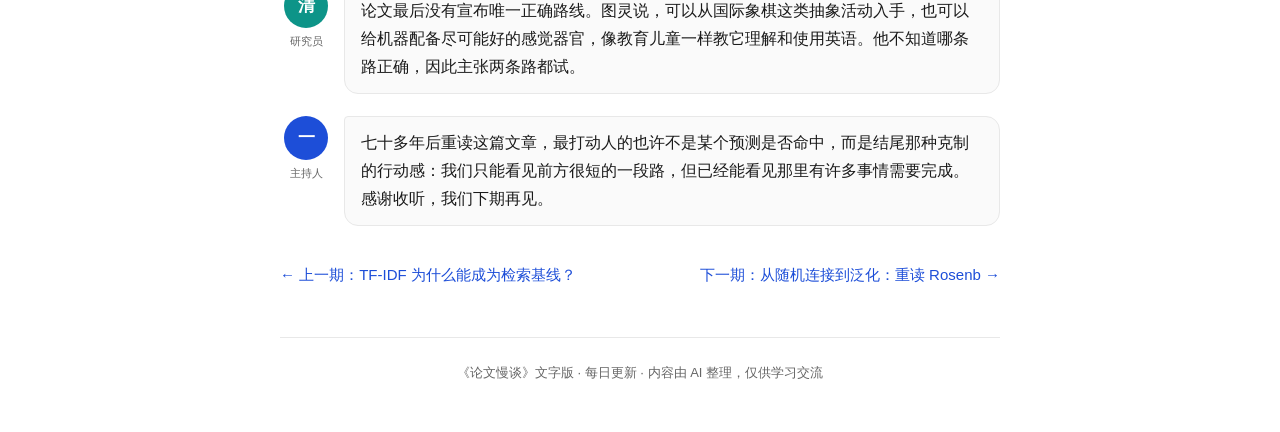
<file: posts/013.html>
<!DOCTYPE html><html lang="zh-CN"><head><title>机器真的会思考吗？重读图灵 1950 年的模仿游戏 · 论文慢谈</title><meta charset="utf-8">
<meta name="viewport" content="width=device-width,initial-scale=1">
<link rel="stylesheet" href="../style.css">
</head><body><div class="wrap"><a class="back" href="../index.html">← 返回首页</a><h1 class="post-title">机器真的会思考吗？重读图灵 1950 年的模仿游戏</h1><div class="meta">第 013 期 · 双人对谈文字版</div><div class="paper-box"><div><b>原文：</b>计算机器与智能</div></div><div class="seg host"><div class="who"><div class="avatar">一</div><div class="role">主持人</div></div><div class="bubble"><p>欢迎收听《论文慢谈》。今天我们回到一九五零年，聊一篇几乎所有人工智能课程都会提到、却经常只被记住一句话的论文：艾伦·图灵的《计算机器与智能》。</p></div></div><div class="seg guest"><div class="who"><div class="avatar">清</div><div class="role">研究员</div></div><div class="bubble"><p>大家最熟悉的问题当然是：机器能思考吗？但这篇论文真正精彩的地方，恰恰是图灵不肯直接回答它。他认为，如果先争论“机器”和“思考”的定义，讨论很可能会退化成一场关于日常语言用法的民意调查。</p></div></div><div class="seg host"><div class="who"><div class="avatar">一</div><div class="role">主持人</div></div><div class="bubble"><p>也就是说，他没有先给智能下一个哲学定义，而是换了题目。这个动作听上去像绕开问题，但后来却深刻影响了人工智能评测：当抽象概念难以直接测量时，先设计一个能够观察和重复的任务。</p></div></div><div class="seg guest"><div class="who"><div class="avatar">清</div><div class="role">研究员</div></div><div class="bubble"><p>这个替代任务就是模仿游戏。不过要注意，论文最初描述的并不是今天常见的“一个人判断对面是人还是机器”。原始游戏有三个人：男子 A、女子 B，以及询问者 C。询问者只能通过文字交流，目标是判断 X 和 Y 中谁是男子、谁是女子。</p></div></div><div class="seg host"><div class="who"><div class="avatar">一</div><div class="role">主持人</div></div><div class="bubble"><p>男子 A 要设法误导询问者，女子 B 则尽力帮助询问者。随后，图灵才问：如果让机器取代 A，询问者犯错的频率，会不会和原来的男女游戏差不多？这才是他用来替换“机器能思考吗”的具体问题。</p></div></div><div class="seg guest"><div class="who"><div class="avatar">清</div><div class="role">研究员</div></div><div class="bubble"><p>交流必须采用书面或打字形式，这是关键条件。询问者不能看见、触摸或听见参赛者。图灵有意把皮肤、外貌、声音和体力排除在外，只考察能够通过语言问答表现出来的智力能力。</p></div></div><div class="seg host"><div class="who"><div class="avatar">一</div><div class="role">主持人</div></div><div class="bubble"><p>论文给了几个很生动的问题：请写一首关于福斯桥的十四行诗；把三万四千九百五十七加上七万零七百六十四；你会不会下国际象棋。回答者甚至可以故意停顿，或者在算术题里犯错，以免因为过分准确而暴露机器身份。</p></div></div><div class="seg guest"><div class="who"><div class="avatar">清</div><div class="role">研究员</div></div><div class="bubble"><p>所以，模仿游戏测量的是特定交互条件下的可辨别行为。通过它，不自动等于拥有意识、情感或人类身体，也不等于在所有领域都具备智能。图灵是在提出一个可操作的替代问题，而不是宣称一个五分钟测试能解决全部心灵哲学。</p></div></div><div class="seg host"><div class="who"><div class="avatar">一</div><div class="role">主持人</div></div><div class="bubble"><p>有人可能反过来批评：机器也许会以一种完全不同于人的方式思考，要求它模仿人反而不公平。图灵承认这是个很强的异议，但他说，如果机器仍能把游戏玩好，那么这个异议至少不会妨碍当前研究。</p></div></div><div class="seg guest"><div class="who"><div class="avatar">清</div><div class="role">研究员</div></div><div class="bubble"><p>接下来，图灵限定了论文中的“机器”。他没有把一切可能的生物工程或人造生命都纳入，而把注意力集中在当时刚刚引起广泛兴趣的电子计算机，也就是数字计算机上。</p></div></div><div class="seg host"><div class="who"><div class="avatar">一</div><div class="role">主持人</div></div><div class="bubble"><p>这时的“计算机”一词还有双重含义。图灵先用人工计算员作类比：一个人按照固定规则工作，面前有规则手册和无限纸张，不得自行偏离步骤。数字计算机的目标，是执行人工计算员能够依规则完成的操作。</p></div></div><div class="seg guest"><div class="who"><div class="avatar">清</div><div class="role">研究员</div></div><div class="bubble"><p>他把数字计算机分成三个部分：存储器、执行单元和控制器。存储器对应纸张和记忆；执行单元完成加法、乘法或写下符号之类的基本操作；控制器则保证存放在存储器里的指令按正确次序执行。</p></div></div><div class="seg host"><div class="who"><div class="avatar">一</div><div class="role">主持人</div></div><div class="bubble"><p>这里已经能看到存储程序计算机的核心观念：规则本身也是存储器中的信息。所谓编程，就是把适当的指令表放进机器，让它完成指定操作。条件跳转又使同一串指令能够重复执行，直到某个条件成立。</p></div></div><div class="seg guest"><div class="who"><div class="avatar">清</div><div class="role">研究员</div></div><div class="bubble"><p>图灵还讨论了带随机成分的计算机。机器可以执行类似掷骰子的指令，但从外部观察，未必能判断随机性是否真实存在，因为让选择依赖圆周率的小数位，也可能产生看起来类似的结果。</p></div></div><div class="seg host"><div class="who"><div class="avatar">一</div><div class="role">主持人</div></div><div class="bubble"><p>他也借巴贝奇的分析机提醒大家，不要把“计算机使用电”和“神经系统使用电”看成深刻相似。分析机原本完全是机械式的，而数字计算机在理论上仍可彼此等价。真正值得寻找的，是功能上的数学类比。</p></div></div><div class="seg guest"><div class="who"><div class="avatar">清</div><div class="role">研究员</div></div><div class="bubble"><p>第五节进入通用性。数字计算机属于离散状态机器：我们把它看成从一个明确状态跳到另一个明确状态。真实物理过程当然连续，但只要中间差异不会影响研究目的，离散描述就非常有用。</p></div></div><div class="seg host"><div class="who"><div class="avatar">一</div><div class="role">主持人</div></div><div class="bubble"><p>论文用一个每秒转过一百二十度的轮子举例。轮子有三个内部状态，还有一根控制杆作为输入，一盏灯作为输出。只要给出状态转移表，就能根据当前状态和输入预测下一状态。</p></div></div><div class="seg guest"><div class="who"><div class="avatar">清</div><div class="role">研究员</div></div><div class="bubble"><p>更重要的是，只要速度和存储容量足够，数字计算机就可以按照状态表模拟任何离散状态机器。图灵把这种性质称为通用性。于是，我们不必为每一种计算任务重新制造硬件，只需给同一台机器换一个程序。</p></div></div><div class="seg host"><div class="who"><div class="avatar">一</div><div class="role">主持人</div></div><div class="bubble"><p>因此，问题又被进一步压缩：固定一台数字计算机 C，增加足够的存储，提高速度，再提供合适的程序，能否让它在模仿游戏中令人满意地扮演机器一方？这已经从含混的哲学问题，变成了一条工程与研究路线。</p></div></div><div class="seg guest"><div class="who"><div class="avatar">清</div><div class="role">研究员</div></div><div class="bubble"><p>图灵随后给出一个著名预测。他相信大约五十年后，存储容量约为十的九次方的计算机，可以把游戏玩到这样的程度：经过五分钟询问，普通询问者正确辨认的概率不会超过百分之七十。</p></div></div><div class="seg host"><div class="who"><div class="avatar">一</div><div class="role">主持人</div></div><div class="bubble"><p>他很谨慎地把这称为猜想，而不是事实。图灵还说，到二十世纪末，人们的语言习惯也许会改变，谈论“机器思考”将不再轻易遭到反驳。猜想的价值，在于指出值得尝试的研究方向。</p></div></div><div class="seg guest"><div class="who"><div class="avatar">清</div><div class="role">研究员</div></div><div class="bubble"><p>论文最长的一部分，是回应九类反对意见。第一类是神学异议：思考属于人类不朽的灵魂，而机器没有灵魂。图灵并不接受这个前提，还反问：如果上帝全能，为什么不能在他认为合适时把灵魂赋予动物或机器？</p></div></div><div class="seg host"><div class="who"><div class="avatar">一</div><div class="role">主持人</div></div><div class="bubble"><p>第二类被他戏称为“把头埋进沙里”：机器会思考的后果太可怕，所以让我们希望它不可能发生。图灵认为，这更像是一种维护人类支配地位的心理愿望，并不是需要逻辑反驳的实质论证。</p></div></div><div class="seg guest"><div class="who"><div class="avatar">清</div><div class="role">研究员</div></div><div class="bubble"><p>第三类是数学异议。哥德尔、丘奇、克莱尼、罗瑟和图灵本人的结果，都说明形式系统或特定机器存在能力边界。总能构造某些问题，使一台给定机器答错，或者永远不给出答案。</p></div></div><div class="seg host"><div class="who"><div class="avatar">一</div><div class="role">主持人</div></div><div class="bubble"><p>这听上去像是机器必然不如人。图灵的回应非常关键：我们已经证明某台特定机器有局限，却没有证明人类心智毫无类似局限。也许有人比某台机器聪明，但还可能有另一台机器比这个人更聪明。不能从局部限制跳到人类总体优越。</p></div></div><div class="seg guest"><div class="who"><div class="avatar">清</div><div class="role">研究员</div></div><div class="bubble"><p>第四类是意识论证。杰斐逊教授认为，机器只有因为真正感受到思想和情绪而写诗，并且知道自己写了诗，我们才能说机器等同于大脑。机器不能真的因成功快乐，因电子管烧毁而悲伤。</p></div></div><div class="seg host"><div class="who"><div class="avatar">一</div><div class="role">主持人</div></div><div class="bubble"><p>图灵指出，如果只有成为某个主体、亲身体验它的感受，才能确认它在思考，那么我们也无法确认别人是否思考，最终会退到唯我论。日常生活中，我们采用的是一种礼貌约定：承认别人也有思想。</p></div></div><div class="seg guest"><div class="who"><div class="avatar">清</div><div class="role">研究员</div></div><div class="bubble"><p>他没有否认意识之谜，而是说，不必先解决全部意识问题，才能研究论文里的行为问题。他还设计了一段关于十四行诗、冬日和匹克威克先生的连续追问，说明真正困难的不是预录一句回答，而是在口试中维持有语境的理解。</p></div></div><div class="seg host"><div class="who"><div class="avatar">一</div><div class="role">主持人</div></div><div class="bubble"><p>第五类异议是一张长长的能力清单：机器不会友善，不会幽默，不会分辨是非，不会恋爱，不会喜欢草莓奶油，不会从经验学习，不会正确使用词语，也不会做出真正新颖的事情。</p></div></div><div class="seg guest"><div class="who"><div class="avatar">清</div><div class="role">研究员</div></div><div class="bubble"><p>图灵认为，这些判断大多来自对旧机器的归纳。人见过的机器存储很小、用途单一，于是把历史阶段的局限误认为所有机器的必然属性。就像英国儿童只观察身边环境，便以为全世界人人都说英语。</p></div></div><div class="seg host"><div class="who"><div class="avatar">一</div><div class="role">主持人</div></div><div class="bubble"><p>关于“机器不会犯错”，他区分了运行错误和结论错误。抽象机器按定义不会因元件故障偏离设计，但它完全可能输出错误命题。为了参加模仿游戏，机器甚至可以有意在算术题里犯错。</p></div></div><div class="seg guest"><div class="who"><div class="avatar">清</div><div class="role">研究员</div></div><div class="bubble"><p>第六类是洛夫莱斯夫人的异议：分析机并不首创任何东西，只能完成我们知道如何命令它完成的事情。图灵提醒我们，通用机器可以模拟其他机器，而复杂程序的后果也并不会在事实或规则进入心智的一刻，同时全部展现在程序员面前。</p></div></div><div class="seg host"><div class="who"><div class="avatar">一</div><div class="role">主持人</div></div><div class="bubble"><p>他说机器经常令自己惊讶。当然，惊讶不必自动等于创造力，它可能来自程序员计算不足或忘记了假设。但这至少推翻了一个过强的说法：程序员总能预先知道程序的一切具体行为。</p></div></div><div class="seg guest"><div class="who"><div class="avatar">清</div><div class="role">研究员</div></div><div class="bubble"><p>第七类异议来自神经系统的连续性。神经冲动幅度的一点小差异，可能造成很大的输出差异；离散机器似乎无法精确复制它。图灵回答，模仿游戏只看最终回答。数字机不必精确复制连续机器内部每一步，只需生成同一类型的可观察答案。</p></div></div><div class="seg host"><div class="who"><div class="avatar">一</div><div class="role">主持人</div></div><div class="bubble"><p>第八类是行为的非形式性：不可能写出一套规则，涵盖人在所有意外情境中该怎么做。图灵同意完整的显式行为准则难以写出，但他区分了人能意识到的行为准则，与支配身体的自然规律。没有规则手册，不等于不存在行为定律。</p></div></div><div class="seg guest"><div class="who"><div class="avatar">清</div><div class="role">研究员</div></div><div class="bubble"><p>而且，即使面对一台确定的离散机器，也不代表观察者能在合理时间内反推出它的程序。图灵举例说，他在曼彻斯特计算机上写了一个只用一千个存储单元的小程序；只看输入输出，别人很难预测它对新数字的回答。</p></div></div><div class="seg host"><div class="who"><div class="avatar">一</div><div class="role">主持人</div></div><div class="bubble"><p>第九类是超感知觉。这部分最能提醒我们，经典论文也属于自己的时代。图灵当时认为心灵感应的统计证据很强，甚至设想了防心灵感应房间。今天阅读时，应忠实理解他的论证，同时不能把这种历史判断当成现代可靠的科学证据。</p></div></div><div class="seg guest"><div class="who"><div class="avatar">清</div><div class="role">研究员</div></div><div class="bubble"><p>回应完异议，图灵把重点转向学习机器。他用原子堆作比喻：一个次临界心智接到一个观念，只产生很少回应；一个超临界心智却可能由一个观念发展出整套理论。问题是，机器能不能也变成超临界系统？</p></div></div><div class="seg host"><div class="who"><div class="avatar">一</div><div class="role">主持人</div></div><div class="bubble"><p>然后出现了全篇最有现代感的建议：与其直接编写一个成人心智，不如先编写一台儿童机器，再让它接受教育。成人状态由三个部分形成：出生时的初始状态、受到的教育，以及教育之外的其他经验。</p></div></div><div class="seg guest"><div class="who"><div class="avatar">清</div><div class="role">研究员</div></div><div class="bubble"><p>问题于是被拆成儿童程序和教育过程。第一次设计不会完美，所以要教一台机器、观察学习结果，再修改设计。图灵把儿童机器结构对应于遗传物质，把结构改变对应于突变，把实验者判断对应于自然选择。</p></div></div><div class="seg host"><div class="who"><div class="avatar">一</div><div class="role">主持人</div></div><div class="bubble"><p>他认为人工实验可能比自然进化更快，因为实验者不必只做随机突变。找到某个弱点的原因后，可以有针对性地改变机器。这已经包含了架构设计、训练过程和模型选择相互作用的雏形。</p></div></div><div class="seg guest"><div class="who"><div class="avatar">清</div><div class="role">研究员</div></div><div class="bubble"><p>奖惩可以成为教学的一部分：惩罚信号降低此前事件再次发生的概率，奖励信号提高这种概率。但图灵马上指出，奖励和惩罚携带的信息量有限，必须同时建立语言等非情感交流渠道，才能高效传达复杂指令。</p></div></div><div class="seg host"><div class="who"><div class="avatar">一</div><div class="role">主持人</div></div><div class="bubble"><p>儿童机器究竟应该多简单？图灵没有给出唯一答案。它可以只含很少机制，也可以内置完整的逻辑推理系统，保存事实、猜想、定理、权威陈述和祈使式，再学习什么时候以及按什么顺序运用规则。</p></div></div><div class="seg guest"><div class="who"><div class="avatar">清</div><div class="role">研究员</div></div><div class="bubble"><p>他还预见到一个今天非常熟悉的问题：教师可能并不清楚学习机器内部究竟发生了什么，却仍能在一定程度上预测学生行为。这与传统计算形成反差；传统计算希望每一步状态都清楚可知，而学习系统的内部过程可能难以解释。</p></div></div><div class="seg host"><div class="who"><div class="avatar">一</div><div class="role">主持人</div></div><div class="bubble"><p>图灵也支持在学习机器中加入随机性。学习可以看成在巨大空间里搜索能让教师或其他判据满意的行为。若合格解很多，随机探索可能比按顺序逐项检查更合适；进化本身就使用了类似办法。</p></div></div><div class="seg guest"><div class="who"><div class="avatar">清</div><div class="role">研究员</div></div><div class="bubble"><p>不过，我们不应把一九五零年的设想直接等同于今天的深度学习。论文没有给出数据集、损失函数、梯度算法或可复现实验。它提供的是研究分解：初始结构、教育经验、反馈信号与搜索过程共同塑造行为。</p></div></div><div class="seg host"><div class="who"><div class="avatar">一</div><div class="role">主持人</div></div><div class="bubble"><p>同样，模仿游戏也不能自动证明意识或理解。它最持久的价值，是示范如何把一个含混问题转化为可观察任务，同时继续追问这个任务究竟测到了什么、遗漏了什么。现代评测仍然绕不开这两个层次。</p></div></div><div class="seg guest"><div class="who"><div class="avatar">清</div><div class="role">研究员</div></div><div class="bubble"><p>论文最后没有宣布唯一正确路线。图灵说，可以从国际象棋这类抽象活动入手，也可以给机器配备尽可能好的感觉器官，像教育儿童一样教它理解和使用英语。他不知道哪条路正确，因此主张两条路都试。</p></div></div><div class="seg host"><div class="who"><div class="avatar">一</div><div class="role">主持人</div></div><div class="bubble"><p>七十多年后重读这篇文章，最打动人的也许不是某个预测是否命中，而是结尾那种克制的行动感：我们只能看见前方很短的一段路，但已经能看见那里有许多事情需要完成。感谢收听，我们下期再见。</p></div></div><div class="post-nav"><a href="posts/009.html">← 上一期：TF-IDF 为什么能成为检索基线？</a><a href="posts/014.html">下一期：从随机连接到泛化：重读 Rosenb →</a></div><footer class="site">《论文慢谈》文字版 · 每日更新 · 内容由 AI 整理，仅供学习交流</footer></div></body></html>
</file>
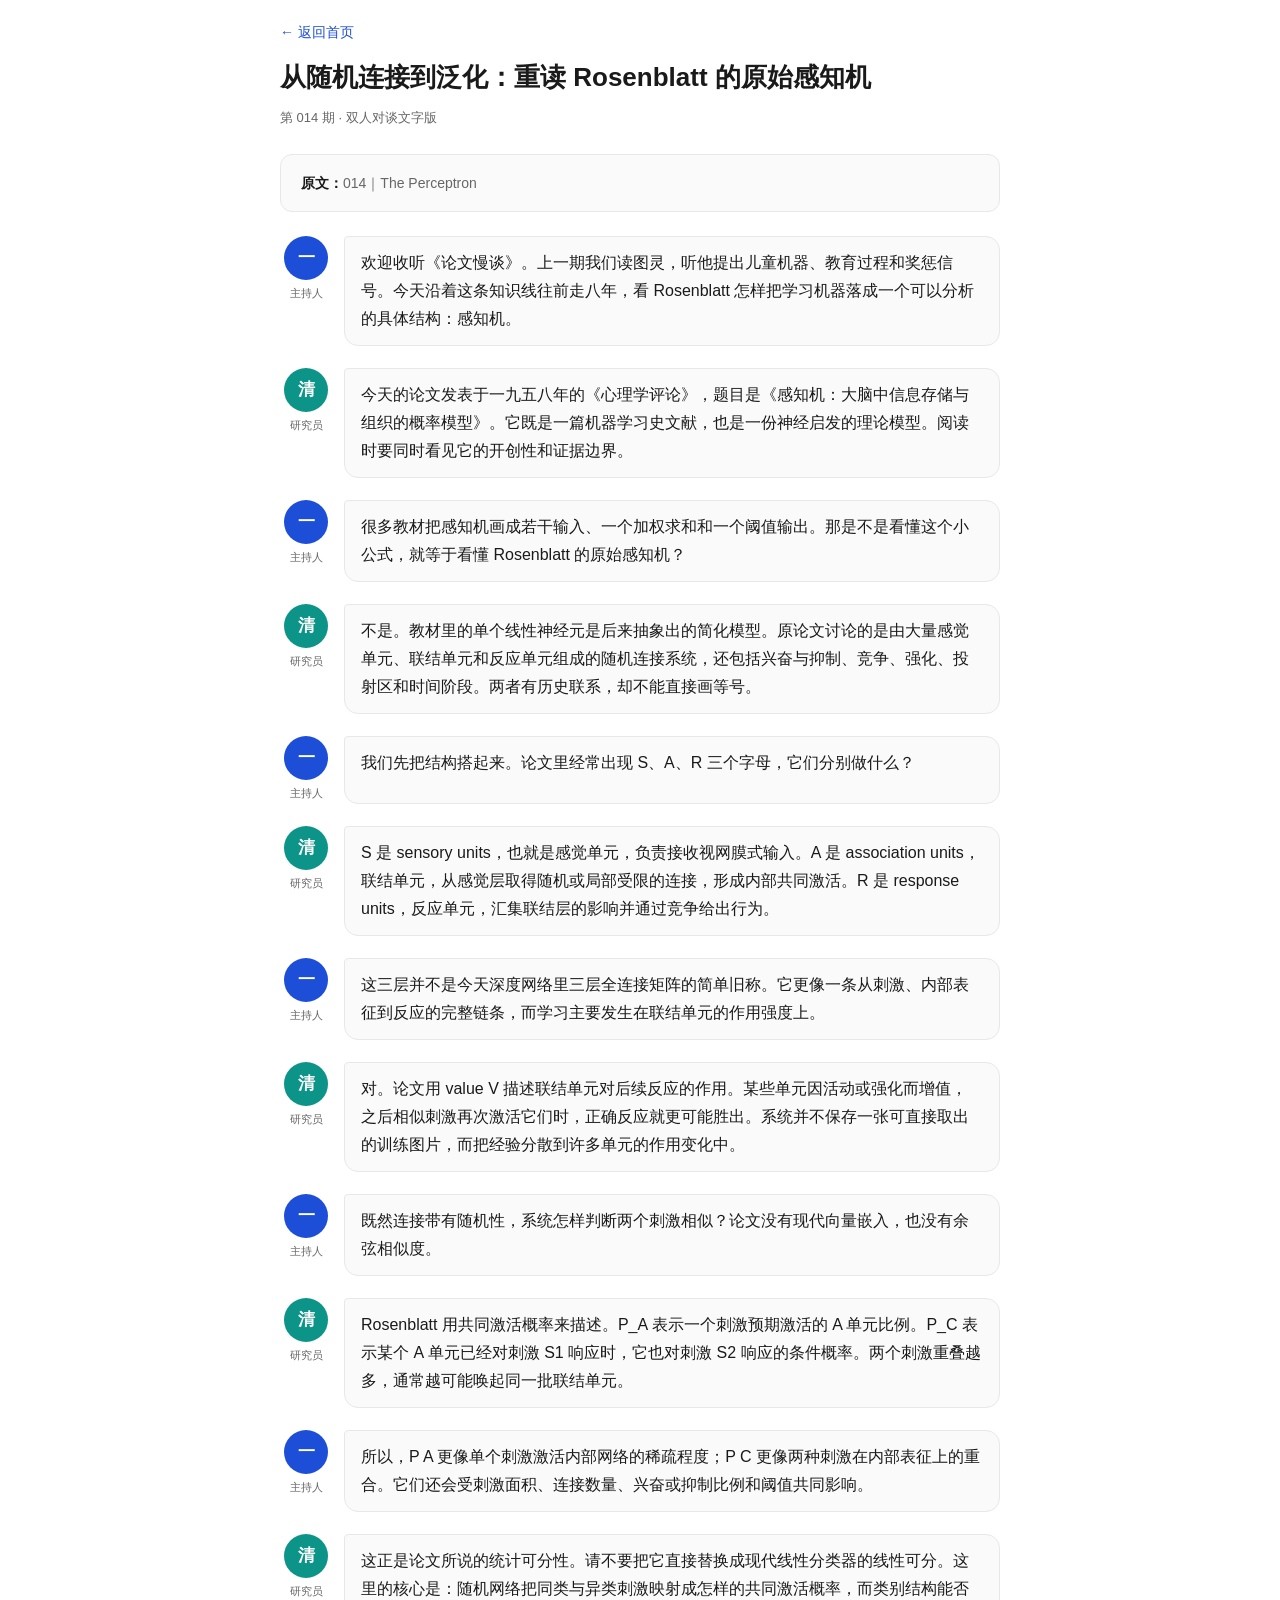
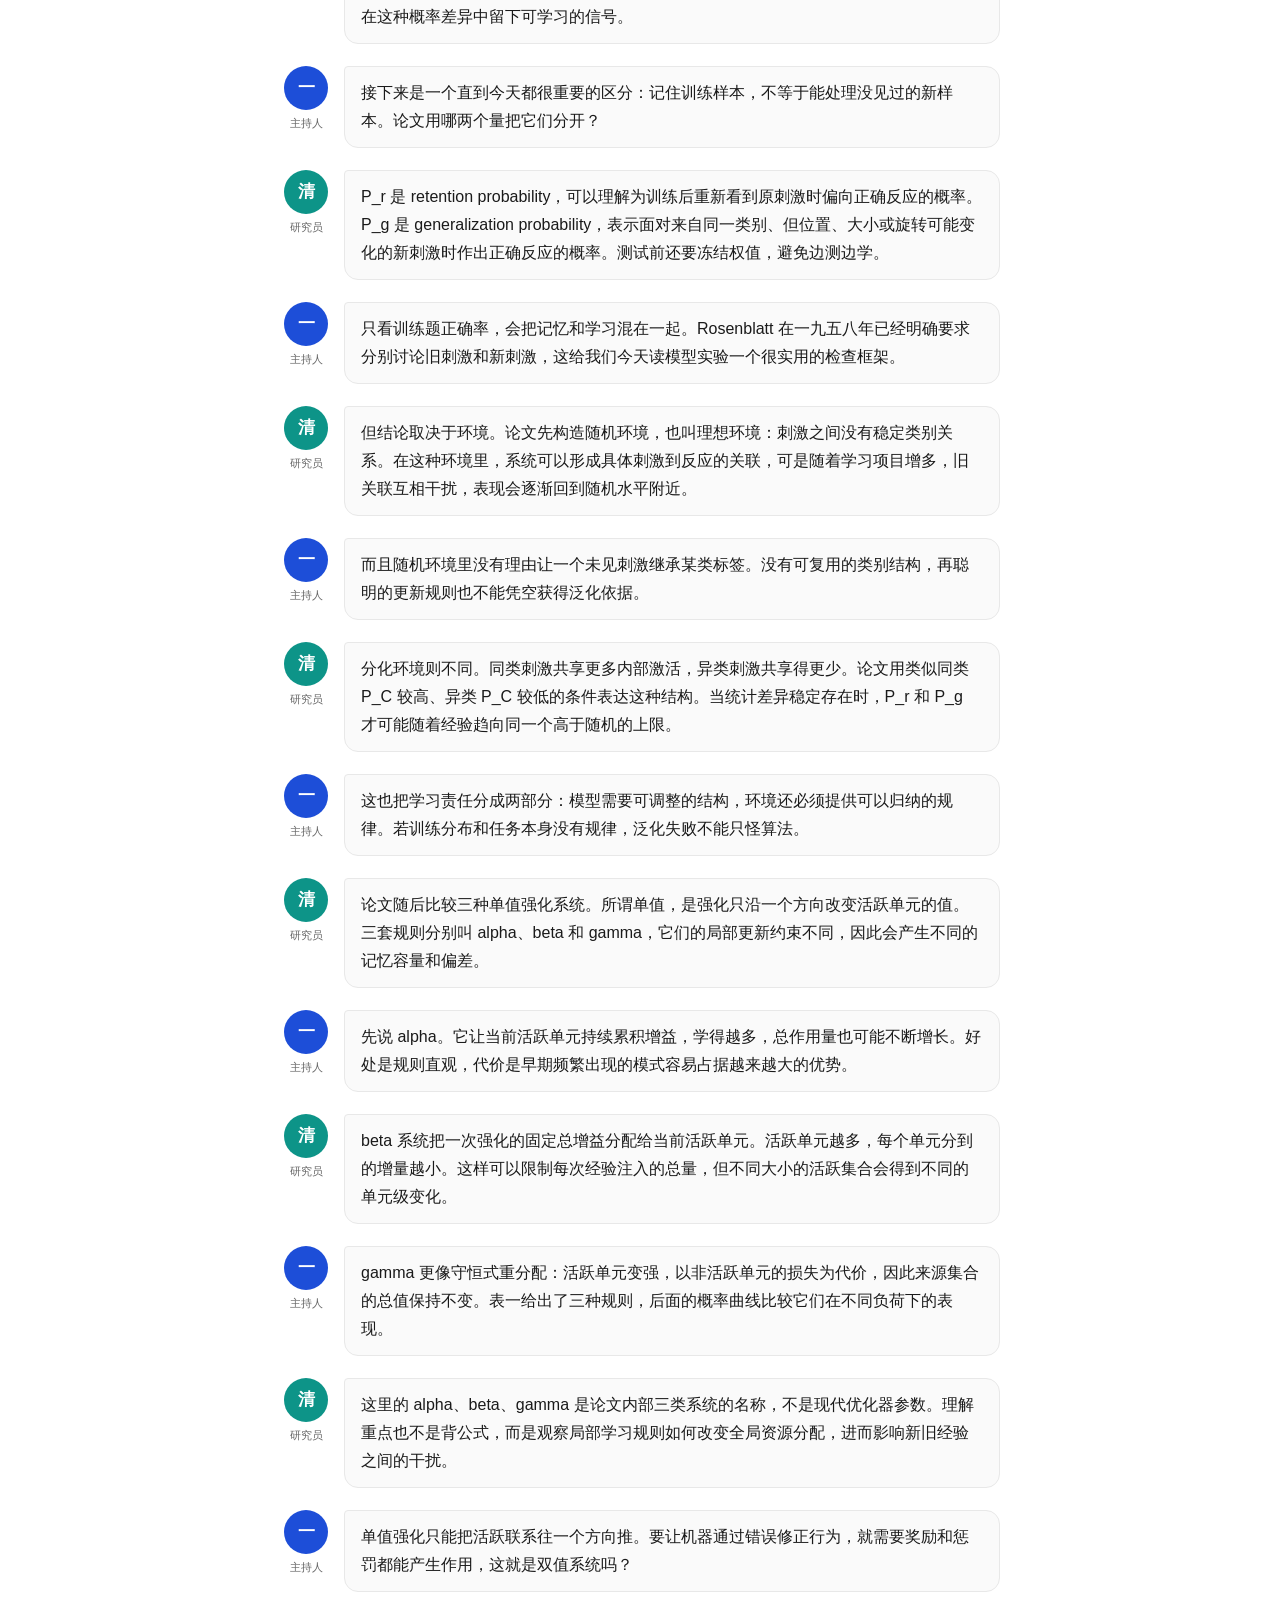
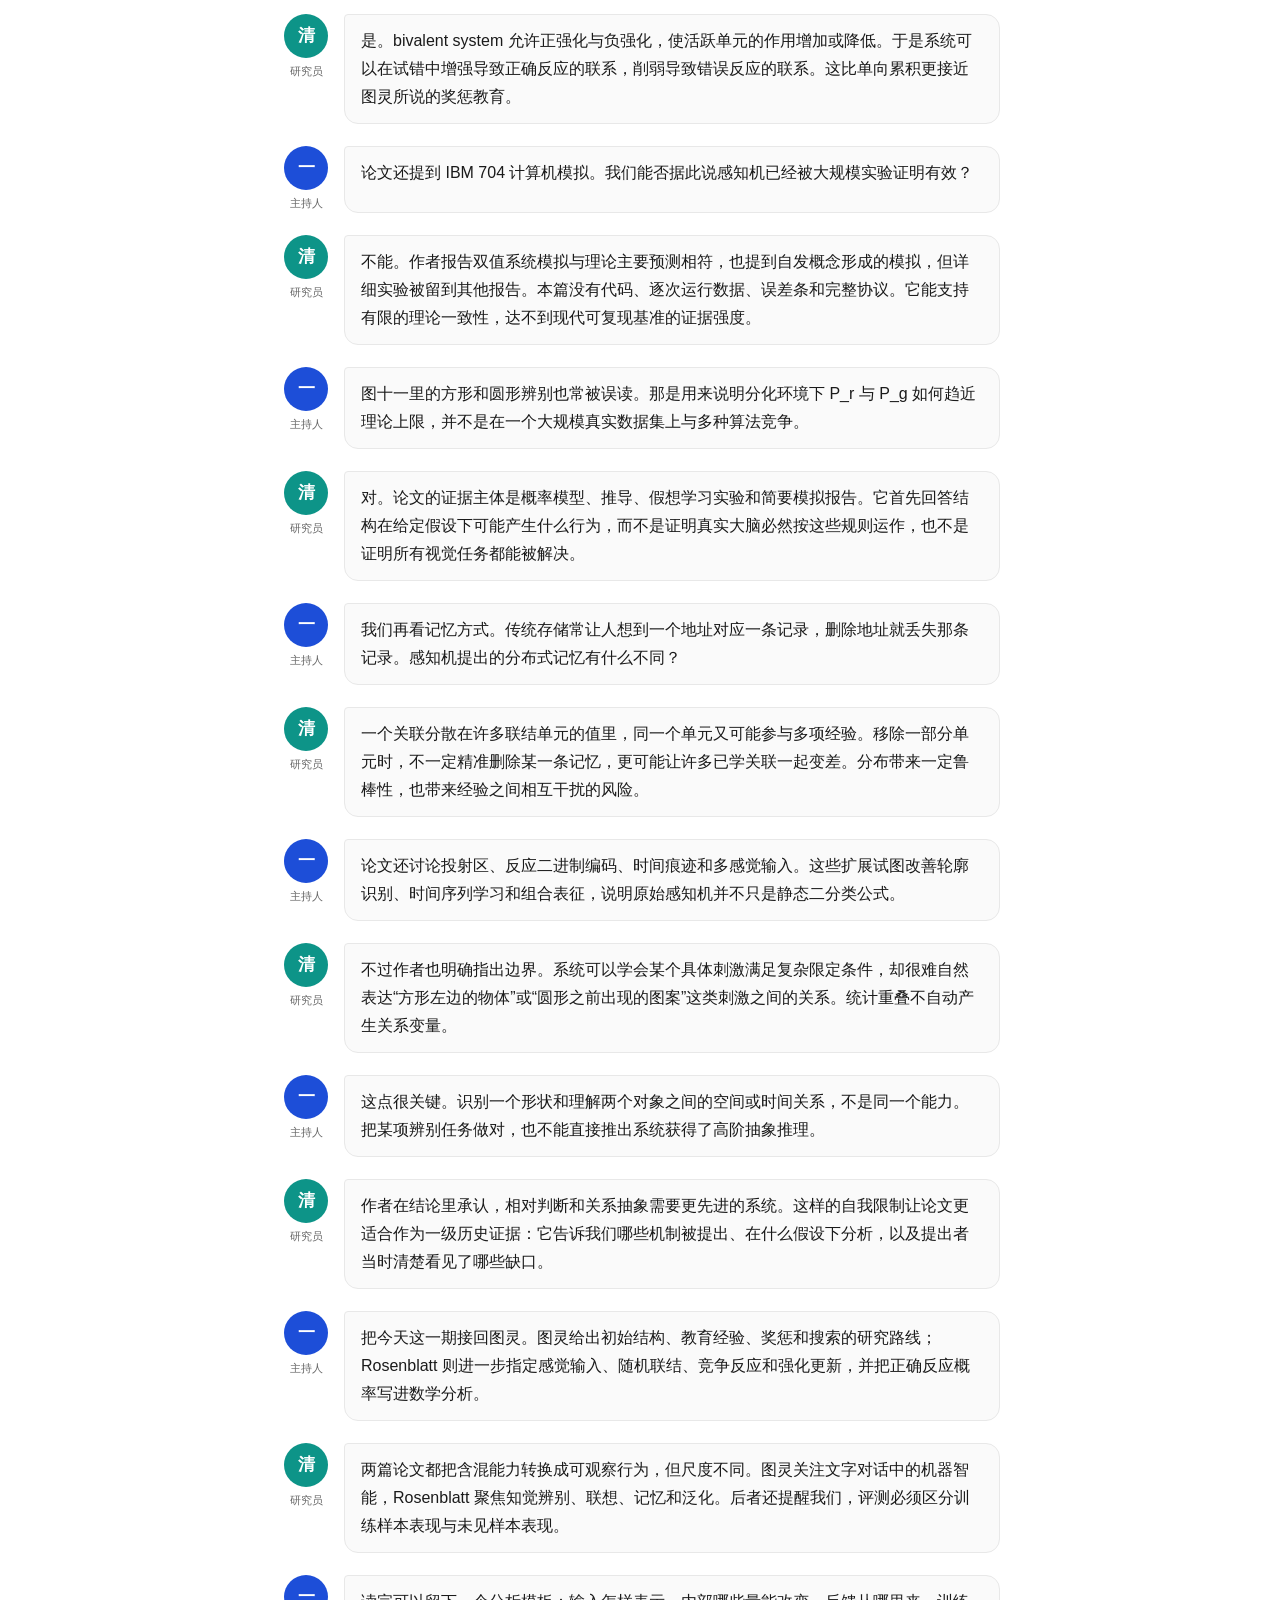
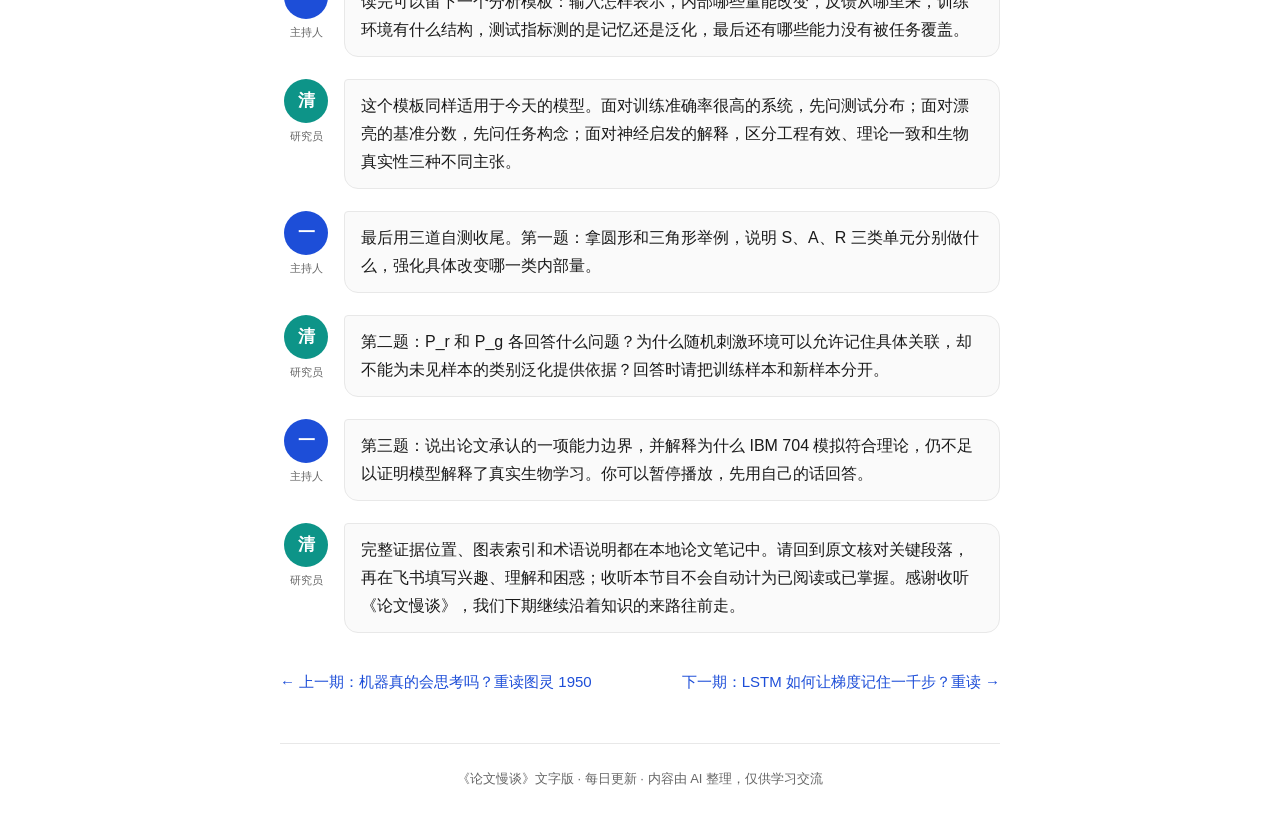
<file: posts/014.html>
<!DOCTYPE html><html lang="zh-CN"><head><title>从随机连接到泛化：重读 Rosenblatt 的原始感知机 · 论文慢谈</title><meta charset="utf-8">
<meta name="viewport" content="width=device-width,initial-scale=1">
<link rel="stylesheet" href="../style.css">
</head><body><div class="wrap"><a class="back" href="../index.html">← 返回首页</a><h1 class="post-title">从随机连接到泛化：重读 Rosenblatt 的原始感知机</h1><div class="meta">第 014 期 · 双人对谈文字版</div><div class="paper-box"><div><b>原文：</b>014｜The Perceptron</div></div><div class="seg host"><div class="who"><div class="avatar">一</div><div class="role">主持人</div></div><div class="bubble"><p>欢迎收听《论文慢谈》。上一期我们读图灵，听他提出儿童机器、教育过程和奖惩信号。今天沿着这条知识线往前走八年，看 Rosenblatt 怎样把学习机器落成一个可以分析的具体结构：感知机。</p></div></div><div class="seg guest"><div class="who"><div class="avatar">清</div><div class="role">研究员</div></div><div class="bubble"><p>今天的论文发表于一九五八年的《心理学评论》，题目是《感知机：大脑中信息存储与组织的概率模型》。它既是一篇机器学习史文献，也是一份神经启发的理论模型。阅读时要同时看见它的开创性和证据边界。</p></div></div><div class="seg host"><div class="who"><div class="avatar">一</div><div class="role">主持人</div></div><div class="bubble"><p>很多教材把感知机画成若干输入、一个加权求和和一个阈值输出。那是不是看懂这个小公式，就等于看懂 Rosenblatt 的原始感知机？</p></div></div><div class="seg guest"><div class="who"><div class="avatar">清</div><div class="role">研究员</div></div><div class="bubble"><p>不是。教材里的单个线性神经元是后来抽象出的简化模型。原论文讨论的是由大量感觉单元、联结单元和反应单元组成的随机连接系统，还包括兴奋与抑制、竞争、强化、投射区和时间阶段。两者有历史联系，却不能直接画等号。</p></div></div><div class="seg host"><div class="who"><div class="avatar">一</div><div class="role">主持人</div></div><div class="bubble"><p>我们先把结构搭起来。论文里经常出现 S、A、R 三个字母，它们分别做什么？</p></div></div><div class="seg guest"><div class="who"><div class="avatar">清</div><div class="role">研究员</div></div><div class="bubble"><p>S 是 sensory units，也就是感觉单元，负责接收视网膜式输入。A 是 association units，联结单元，从感觉层取得随机或局部受限的连接，形成内部共同激活。R 是 response units，反应单元，汇集联结层的影响并通过竞争给出行为。</p></div></div><div class="seg host"><div class="who"><div class="avatar">一</div><div class="role">主持人</div></div><div class="bubble"><p>这三层并不是今天深度网络里三层全连接矩阵的简单旧称。它更像一条从刺激、内部表征到反应的完整链条，而学习主要发生在联结单元的作用强度上。</p></div></div><div class="seg guest"><div class="who"><div class="avatar">清</div><div class="role">研究员</div></div><div class="bubble"><p>对。论文用 value V 描述联结单元对后续反应的作用。某些单元因活动或强化而增值，之后相似刺激再次激活它们时，正确反应就更可能胜出。系统并不保存一张可直接取出的训练图片，而把经验分散到许多单元的作用变化中。</p></div></div><div class="seg host"><div class="who"><div class="avatar">一</div><div class="role">主持人</div></div><div class="bubble"><p>既然连接带有随机性，系统怎样判断两个刺激相似？论文没有现代向量嵌入，也没有余弦相似度。</p></div></div><div class="seg guest"><div class="who"><div class="avatar">清</div><div class="role">研究员</div></div><div class="bubble"><p>Rosenblatt 用共同激活概率来描述。P_A 表示一个刺激预期激活的 A 单元比例。P_C 表示某个 A 单元已经对刺激 S1 响应时，它也对刺激 S2 响应的条件概率。两个刺激重叠越多，通常越可能唤起同一批联结单元。</p></div></div><div class="seg host"><div class="who"><div class="avatar">一</div><div class="role">主持人</div></div><div class="bubble"><p>所以，P A 更像单个刺激激活内部网络的稀疏程度；P C 更像两种刺激在内部表征上的重合。它们还会受刺激面积、连接数量、兴奋或抑制比例和阈值共同影响。</p></div></div><div class="seg guest"><div class="who"><div class="avatar">清</div><div class="role">研究员</div></div><div class="bubble"><p>这正是论文所说的统计可分性。请不要把它直接替换成现代线性分类器的线性可分。这里的核心是：随机网络把同类与异类刺激映射成怎样的共同激活概率，而类别结构能否在这种概率差异中留下可学习的信号。</p></div></div><div class="seg host"><div class="who"><div class="avatar">一</div><div class="role">主持人</div></div><div class="bubble"><p>接下来是一个直到今天都很重要的区分：记住训练样本，不等于能处理没见过的新样本。论文用哪两个量把它们分开？</p></div></div><div class="seg guest"><div class="who"><div class="avatar">清</div><div class="role">研究员</div></div><div class="bubble"><p>P_r 是 retention probability，可以理解为训练后重新看到原刺激时偏向正确反应的概率。P_g 是 generalization probability，表示面对来自同一类别、但位置、大小或旋转可能变化的新刺激时作出正确反应的概率。测试前还要冻结权值，避免边测边学。</p></div></div><div class="seg host"><div class="who"><div class="avatar">一</div><div class="role">主持人</div></div><div class="bubble"><p>只看训练题正确率，会把记忆和学习混在一起。Rosenblatt 在一九五八年已经明确要求分别讨论旧刺激和新刺激，这给我们今天读模型实验一个很实用的检查框架。</p></div></div><div class="seg guest"><div class="who"><div class="avatar">清</div><div class="role">研究员</div></div><div class="bubble"><p>但结论取决于环境。论文先构造随机环境，也叫理想环境：刺激之间没有稳定类别关系。在这种环境里，系统可以形成具体刺激到反应的关联，可是随着学习项目增多，旧关联互相干扰，表现会逐渐回到随机水平附近。</p></div></div><div class="seg host"><div class="who"><div class="avatar">一</div><div class="role">主持人</div></div><div class="bubble"><p>而且随机环境里没有理由让一个未见刺激继承某类标签。没有可复用的类别结构，再聪明的更新规则也不能凭空获得泛化依据。</p></div></div><div class="seg guest"><div class="who"><div class="avatar">清</div><div class="role">研究员</div></div><div class="bubble"><p>分化环境则不同。同类刺激共享更多内部激活，异类刺激共享得更少。论文用类似同类 P_C 较高、异类 P_C 较低的条件表达这种结构。当统计差异稳定存在时，P_r 和 P_g 才可能随着经验趋向同一个高于随机的上限。</p></div></div><div class="seg host"><div class="who"><div class="avatar">一</div><div class="role">主持人</div></div><div class="bubble"><p>这也把学习责任分成两部分：模型需要可调整的结构，环境还必须提供可以归纳的规律。若训练分布和任务本身没有规律，泛化失败不能只怪算法。</p></div></div><div class="seg guest"><div class="who"><div class="avatar">清</div><div class="role">研究员</div></div><div class="bubble"><p>论文随后比较三种单值强化系统。所谓单值，是强化只沿一个方向改变活跃单元的值。三套规则分别叫 alpha、beta 和 gamma，它们的局部更新约束不同，因此会产生不同的记忆容量和偏差。</p></div></div><div class="seg host"><div class="who"><div class="avatar">一</div><div class="role">主持人</div></div><div class="bubble"><p>先说 alpha。它让当前活跃单元持续累积增益，学得越多，总作用量也可能不断增长。好处是规则直观，代价是早期频繁出现的模式容易占据越来越大的优势。</p></div></div><div class="seg guest"><div class="who"><div class="avatar">清</div><div class="role">研究员</div></div><div class="bubble"><p>beta 系统把一次强化的固定总增益分配给当前活跃单元。活跃单元越多，每个单元分到的增量越小。这样可以限制每次经验注入的总量，但不同大小的活跃集合会得到不同的单元级变化。</p></div></div><div class="seg host"><div class="who"><div class="avatar">一</div><div class="role">主持人</div></div><div class="bubble"><p>gamma 更像守恒式重分配：活跃单元变强，以非活跃单元的损失为代价，因此来源集合的总值保持不变。表一给出了三种规则，后面的概率曲线比较它们在不同负荷下的表现。</p></div></div><div class="seg guest"><div class="who"><div class="avatar">清</div><div class="role">研究员</div></div><div class="bubble"><p>这里的 alpha、beta、gamma 是论文内部三类系统的名称，不是现代优化器参数。理解重点也不是背公式，而是观察局部学习规则如何改变全局资源分配，进而影响新旧经验之间的干扰。</p></div></div><div class="seg host"><div class="who"><div class="avatar">一</div><div class="role">主持人</div></div><div class="bubble"><p>单值强化只能把活跃联系往一个方向推。要让机器通过错误修正行为，就需要奖励和惩罚都能产生作用，这就是双值系统吗？</p></div></div><div class="seg guest"><div class="who"><div class="avatar">清</div><div class="role">研究员</div></div><div class="bubble"><p>是。bivalent system 允许正强化与负强化，使活跃单元的作用增加或降低。于是系统可以在试错中增强导致正确反应的联系，削弱导致错误反应的联系。这比单向累积更接近图灵所说的奖惩教育。</p></div></div><div class="seg host"><div class="who"><div class="avatar">一</div><div class="role">主持人</div></div><div class="bubble"><p>论文还提到 IBM 704 计算机模拟。我们能否据此说感知机已经被大规模实验证明有效？</p></div></div><div class="seg guest"><div class="who"><div class="avatar">清</div><div class="role">研究员</div></div><div class="bubble"><p>不能。作者报告双值系统模拟与理论主要预测相符，也提到自发概念形成的模拟，但详细实验被留到其他报告。本篇没有代码、逐次运行数据、误差条和完整协议。它能支持有限的理论一致性，达不到现代可复现基准的证据强度。</p></div></div><div class="seg host"><div class="who"><div class="avatar">一</div><div class="role">主持人</div></div><div class="bubble"><p>图十一里的方形和圆形辨别也常被误读。那是用来说明分化环境下 P_r 与 P_g 如何趋近理论上限，并不是在一个大规模真实数据集上与多种算法竞争。</p></div></div><div class="seg guest"><div class="who"><div class="avatar">清</div><div class="role">研究员</div></div><div class="bubble"><p>对。论文的证据主体是概率模型、推导、假想学习实验和简要模拟报告。它首先回答结构在给定假设下可能产生什么行为，而不是证明真实大脑必然按这些规则运作，也不是证明所有视觉任务都能被解决。</p></div></div><div class="seg host"><div class="who"><div class="avatar">一</div><div class="role">主持人</div></div><div class="bubble"><p>我们再看记忆方式。传统存储常让人想到一个地址对应一条记录，删除地址就丢失那条记录。感知机提出的分布式记忆有什么不同？</p></div></div><div class="seg guest"><div class="who"><div class="avatar">清</div><div class="role">研究员</div></div><div class="bubble"><p>一个关联分散在许多联结单元的值里，同一个单元又可能参与多项经验。移除一部分单元时，不一定精准删除某一条记忆，更可能让许多已学关联一起变差。分布带来一定鲁棒性，也带来经验之间相互干扰的风险。</p></div></div><div class="seg host"><div class="who"><div class="avatar">一</div><div class="role">主持人</div></div><div class="bubble"><p>论文还讨论投射区、反应二进制编码、时间痕迹和多感觉输入。这些扩展试图改善轮廓识别、时间序列学习和组合表征，说明原始感知机并不只是静态二分类公式。</p></div></div><div class="seg guest"><div class="who"><div class="avatar">清</div><div class="role">研究员</div></div><div class="bubble"><p>不过作者也明确指出边界。系统可以学会某个具体刺激满足复杂限定条件，却很难自然表达“方形左边的物体”或“圆形之前出现的图案”这类刺激之间的关系。统计重叠不自动产生关系变量。</p></div></div><div class="seg host"><div class="who"><div class="avatar">一</div><div class="role">主持人</div></div><div class="bubble"><p>这点很关键。识别一个形状和理解两个对象之间的空间或时间关系，不是同一个能力。把某项辨别任务做对，也不能直接推出系统获得了高阶抽象推理。</p></div></div><div class="seg guest"><div class="who"><div class="avatar">清</div><div class="role">研究员</div></div><div class="bubble"><p>作者在结论里承认，相对判断和关系抽象需要更先进的系统。这样的自我限制让论文更适合作为一级历史证据：它告诉我们哪些机制被提出、在什么假设下分析，以及提出者当时清楚看见了哪些缺口。</p></div></div><div class="seg host"><div class="who"><div class="avatar">一</div><div class="role">主持人</div></div><div class="bubble"><p>把今天这一期接回图灵。图灵给出初始结构、教育经验、奖惩和搜索的研究路线；Rosenblatt 则进一步指定感觉输入、随机联结、竞争反应和强化更新，并把正确反应概率写进数学分析。</p></div></div><div class="seg guest"><div class="who"><div class="avatar">清</div><div class="role">研究员</div></div><div class="bubble"><p>两篇论文都把含混能力转换成可观察行为，但尺度不同。图灵关注文字对话中的机器智能，Rosenblatt 聚焦知觉辨别、联想、记忆和泛化。后者还提醒我们，评测必须区分训练样本表现与未见样本表现。</p></div></div><div class="seg host"><div class="who"><div class="avatar">一</div><div class="role">主持人</div></div><div class="bubble"><p>读完可以留下一个分析模板：输入怎样表示，内部哪些量能改变，反馈从哪里来，训练环境有什么结构，测试指标测的是记忆还是泛化，最后还有哪些能力没有被任务覆盖。</p></div></div><div class="seg guest"><div class="who"><div class="avatar">清</div><div class="role">研究员</div></div><div class="bubble"><p>这个模板同样适用于今天的模型。面对训练准确率很高的系统，先问测试分布；面对漂亮的基准分数，先问任务构念；面对神经启发的解释，区分工程有效、理论一致和生物真实性三种不同主张。</p></div></div><div class="seg host"><div class="who"><div class="avatar">一</div><div class="role">主持人</div></div><div class="bubble"><p>最后用三道自测收尾。第一题：拿圆形和三角形举例，说明 S、A、R 三类单元分别做什么，强化具体改变哪一类内部量。</p></div></div><div class="seg guest"><div class="who"><div class="avatar">清</div><div class="role">研究员</div></div><div class="bubble"><p>第二题：P_r 和 P_g 各回答什么问题？为什么随机刺激环境可以允许记住具体关联，却不能为未见样本的类别泛化提供依据？回答时请把训练样本和新样本分开。</p></div></div><div class="seg host"><div class="who"><div class="avatar">一</div><div class="role">主持人</div></div><div class="bubble"><p>第三题：说出论文承认的一项能力边界，并解释为什么 IBM 704 模拟符合理论，仍不足以证明模型解释了真实生物学习。你可以暂停播放，先用自己的话回答。</p></div></div><div class="seg guest"><div class="who"><div class="avatar">清</div><div class="role">研究员</div></div><div class="bubble"><p>完整证据位置、图表索引和术语说明都在本地论文笔记中。请回到原文核对关键段落，再在飞书填写兴趣、理解和困惑；收听本节目不会自动计为已阅读或已掌握。感谢收听《论文慢谈》，我们下期继续沿着知识的来路往前走。</p></div></div><div class="post-nav"><a href="posts/013.html">← 上一期：机器真的会思考吗？重读图灵 1950</a><a href="posts/015.html">下一期：LSTM 如何让梯度记住一千步？重读 →</a></div><footer class="site">《论文慢谈》文字版 · 每日更新 · 内容由 AI 整理，仅供学习交流</footer></div></body></html>
</file>
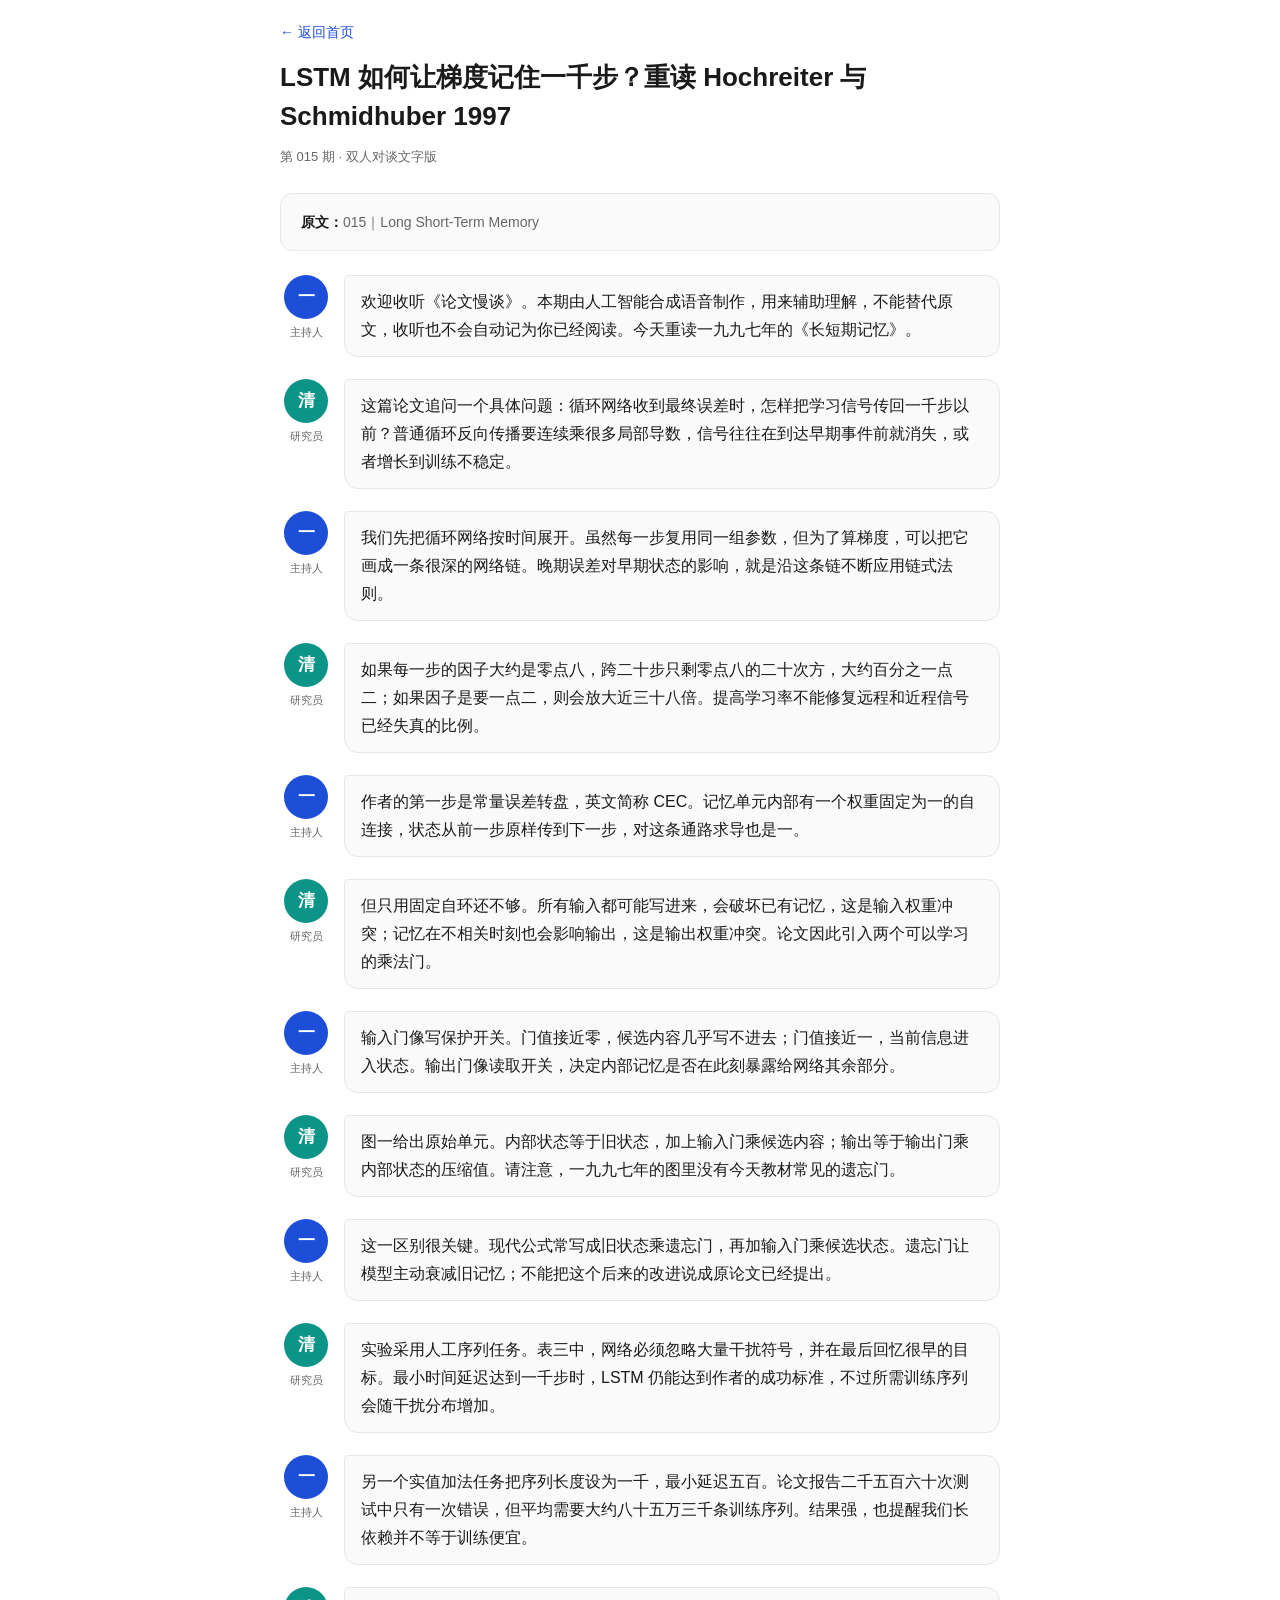
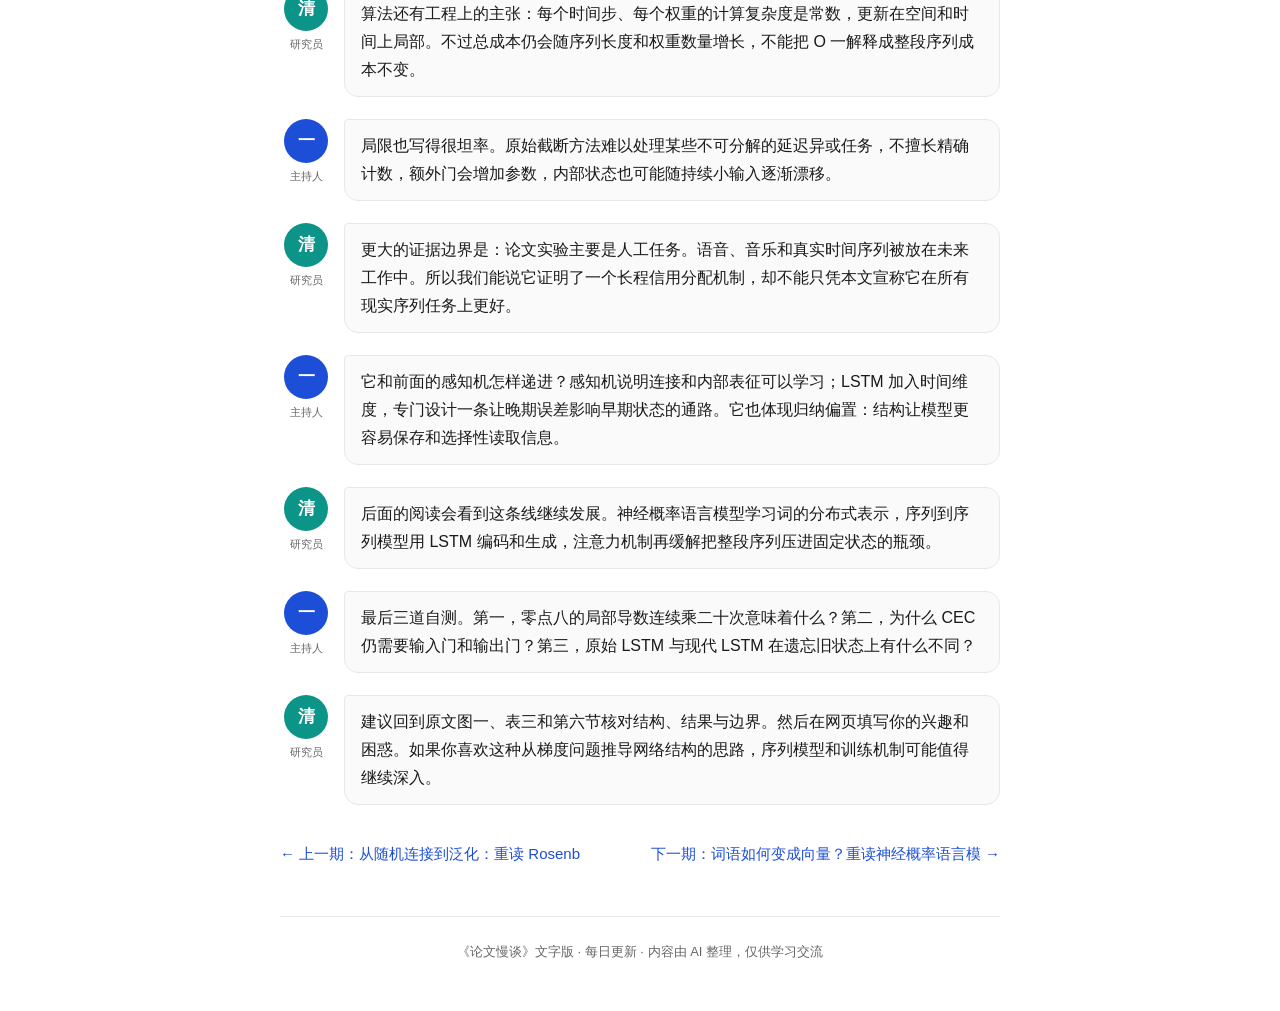
<file: posts/015.html>
<!DOCTYPE html><html lang="zh-CN"><head><title>LSTM 如何让梯度记住一千步？重读 Hochreiter 与 Schmidhuber 1997 · 论文慢谈</title><meta charset="utf-8">
<meta name="viewport" content="width=device-width,initial-scale=1">
<link rel="stylesheet" href="../style.css">
</head><body><div class="wrap"><a class="back" href="../index.html">← 返回首页</a><h1 class="post-title">LSTM 如何让梯度记住一千步？重读 Hochreiter 与 Schmidhuber 1997</h1><div class="meta">第 015 期 · 双人对谈文字版</div><div class="paper-box"><div><b>原文：</b>015｜Long Short-Term Memory</div></div><div class="seg host"><div class="who"><div class="avatar">一</div><div class="role">主持人</div></div><div class="bubble"><p>欢迎收听《论文慢谈》。本期由人工智能合成语音制作，用来辅助理解，不能替代原文，收听也不会自动记为你已经阅读。今天重读一九九七年的《长短期记忆》。</p></div></div><div class="seg guest"><div class="who"><div class="avatar">清</div><div class="role">研究员</div></div><div class="bubble"><p>这篇论文追问一个具体问题：循环网络收到最终误差时，怎样把学习信号传回一千步以前？普通循环反向传播要连续乘很多局部导数，信号往往在到达早期事件前就消失，或者增长到训练不稳定。</p></div></div><div class="seg host"><div class="who"><div class="avatar">一</div><div class="role">主持人</div></div><div class="bubble"><p>我们先把循环网络按时间展开。虽然每一步复用同一组参数，但为了算梯度，可以把它画成一条很深的网络链。晚期误差对早期状态的影响，就是沿这条链不断应用链式法则。</p></div></div><div class="seg guest"><div class="who"><div class="avatar">清</div><div class="role">研究员</div></div><div class="bubble"><p>如果每一步的因子大约是零点八，跨二十步只剩零点八的二十次方，大约百分之一点二；如果因子是要一点二，则会放大近三十八倍。提高学习率不能修复远程和近程信号已经失真的比例。</p></div></div><div class="seg host"><div class="who"><div class="avatar">一</div><div class="role">主持人</div></div><div class="bubble"><p>作者的第一步是常量误差转盘，英文简称 CEC。记忆单元内部有一个权重固定为一的自连接，状态从前一步原样传到下一步，对这条通路求导也是一。</p></div></div><div class="seg guest"><div class="who"><div class="avatar">清</div><div class="role">研究员</div></div><div class="bubble"><p>但只用固定自环还不够。所有输入都可能写进来，会破坏已有记忆，这是输入权重冲突；记忆在不相关时刻也会影响输出，这是输出权重冲突。论文因此引入两个可以学习的乘法门。</p></div></div><div class="seg host"><div class="who"><div class="avatar">一</div><div class="role">主持人</div></div><div class="bubble"><p>输入门像写保护开关。门值接近零，候选内容几乎写不进去；门值接近一，当前信息进入状态。输出门像读取开关，决定内部记忆是否在此刻暴露给网络其余部分。</p></div></div><div class="seg guest"><div class="who"><div class="avatar">清</div><div class="role">研究员</div></div><div class="bubble"><p>图一给出原始单元。内部状态等于旧状态，加上输入门乘候选内容；输出等于输出门乘内部状态的压缩值。请注意，一九九七年的图里没有今天教材常见的遗忘门。</p></div></div><div class="seg host"><div class="who"><div class="avatar">一</div><div class="role">主持人</div></div><div class="bubble"><p>这一区别很关键。现代公式常写成旧状态乘遗忘门，再加输入门乘候选状态。遗忘门让模型主动衰减旧记忆；不能把这个后来的改进说成原论文已经提出。</p></div></div><div class="seg guest"><div class="who"><div class="avatar">清</div><div class="role">研究员</div></div><div class="bubble"><p>实验采用人工序列任务。表三中，网络必须忽略大量干扰符号，并在最后回忆很早的目标。最小时间延迟达到一千步时，LSTM 仍能达到作者的成功标准，不过所需训练序列会随干扰分布增加。</p></div></div><div class="seg host"><div class="who"><div class="avatar">一</div><div class="role">主持人</div></div><div class="bubble"><p>另一个实值加法任务把序列长度设为一千，最小延迟五百。论文报告二千五百六十次测试中只有一次错误，但平均需要大约八十五万三千条训练序列。结果强，也提醒我们长依赖并不等于训练便宜。</p></div></div><div class="seg guest"><div class="who"><div class="avatar">清</div><div class="role">研究员</div></div><div class="bubble"><p>算法还有工程上的主张：每个时间步、每个权重的计算复杂度是常数，更新在空间和时间上局部。不过总成本仍会随序列长度和权重数量增长，不能把 O 一解释成整段序列成本不变。</p></div></div><div class="seg host"><div class="who"><div class="avatar">一</div><div class="role">主持人</div></div><div class="bubble"><p>局限也写得很坦率。原始截断方法难以处理某些不可分解的延迟异或任务，不擅长精确计数，额外门会增加参数，内部状态也可能随持续小输入逐渐漂移。</p></div></div><div class="seg guest"><div class="who"><div class="avatar">清</div><div class="role">研究员</div></div><div class="bubble"><p>更大的证据边界是：论文实验主要是人工任务。语音、音乐和真实时间序列被放在未来工作中。所以我们能说它证明了一个长程信用分配机制，却不能只凭本文宣称它在所有现实序列任务上更好。</p></div></div><div class="seg host"><div class="who"><div class="avatar">一</div><div class="role">主持人</div></div><div class="bubble"><p>它和前面的感知机怎样递进？感知机说明连接和内部表征可以学习；LSTM 加入时间维度，专门设计一条让晚期误差影响早期状态的通路。它也体现归纳偏置：结构让模型更容易保存和选择性读取信息。</p></div></div><div class="seg guest"><div class="who"><div class="avatar">清</div><div class="role">研究员</div></div><div class="bubble"><p>后面的阅读会看到这条线继续发展。神经概率语言模型学习词的分布式表示，序列到序列模型用 LSTM 编码和生成，注意力机制再缓解把整段序列压进固定状态的瓶颈。</p></div></div><div class="seg host"><div class="who"><div class="avatar">一</div><div class="role">主持人</div></div><div class="bubble"><p>最后三道自测。第一，零点八的局部导数连续乘二十次意味着什么？第二，为什么 CEC 仍需要输入门和输出门？第三，原始 LSTM 与现代 LSTM 在遗忘旧状态上有什么不同？</p></div></div><div class="seg guest"><div class="who"><div class="avatar">清</div><div class="role">研究员</div></div><div class="bubble"><p>建议回到原文图一、表三和第六节核对结构、结果与边界。然后在网页填写你的兴趣和困惑。如果你喜欢这种从梯度问题推导网络结构的思路，序列模型和训练机制可能值得继续深入。</p></div></div><div class="post-nav"><a href="posts/014.html">← 上一期：从随机连接到泛化：重读 Rosenb</a><a href="posts/016.html">下一期：词语如何变成向量？重读神经概率语言模 →</a></div><footer class="site">《论文慢谈》文字版 · 每日更新 · 内容由 AI 整理，仅供学习交流</footer></div></body></html>
</file>
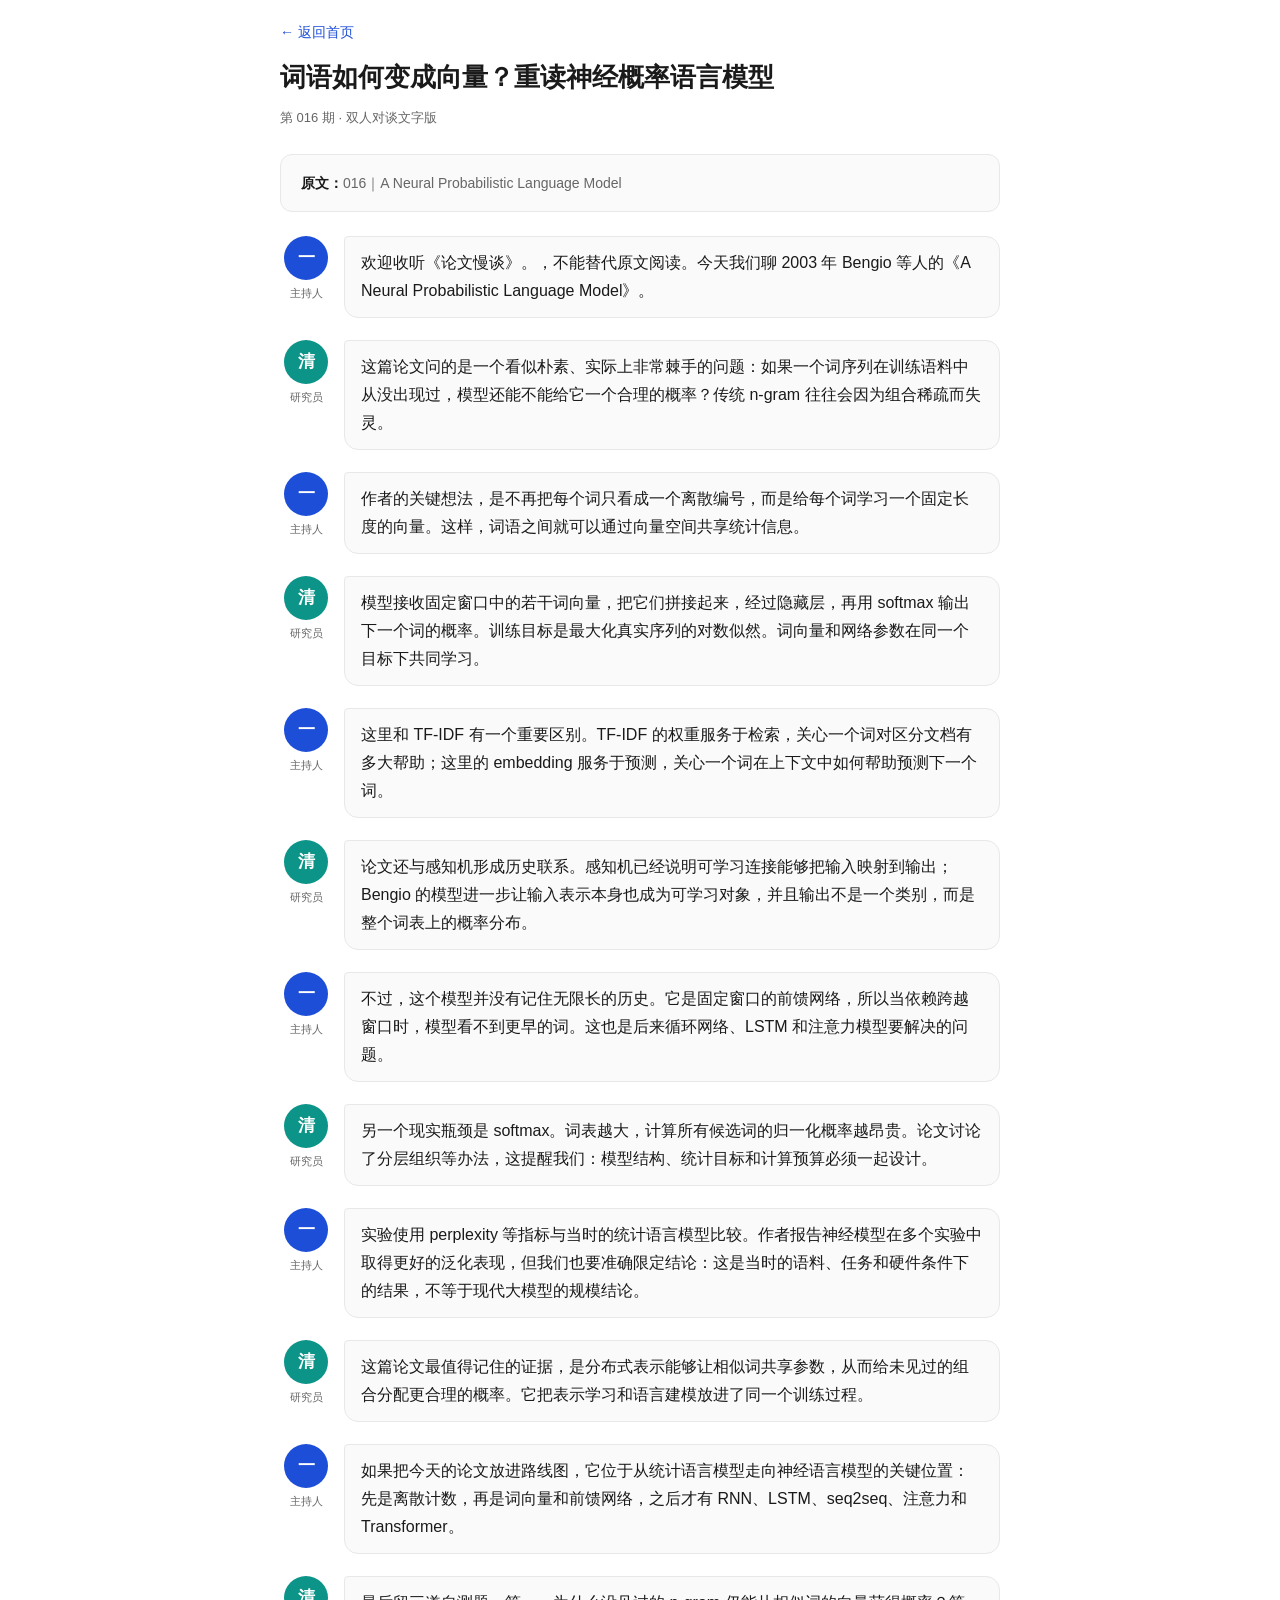
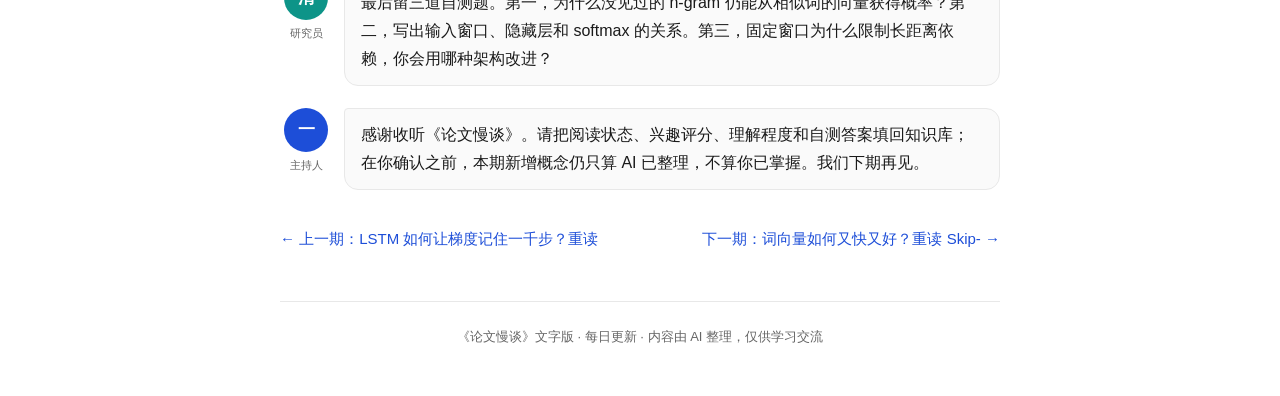
<file: posts/016.html>
<!DOCTYPE html><html lang="zh-CN"><head><title>词语如何变成向量？重读神经概率语言模型 · 论文慢谈</title><meta charset="utf-8">
<meta name="viewport" content="width=device-width,initial-scale=1">
<link rel="stylesheet" href="../style.css">
</head><body><div class="wrap"><a class="back" href="../index.html">← 返回首页</a><h1 class="post-title">词语如何变成向量？重读神经概率语言模型</h1><div class="meta">第 016 期 · 双人对谈文字版</div><div class="paper-box"><div><b>原文：</b>016｜A Neural Probabilistic Language Model</div></div><div class="seg host"><div class="who"><div class="avatar">一</div><div class="role">主持人</div></div><div class="bubble"><p>欢迎收听《论文慢谈》。，不能替代原文阅读。今天我们聊 2003 年 Bengio 等人的《A Neural Probabilistic Language Model》。</p></div></div><div class="seg guest"><div class="who"><div class="avatar">清</div><div class="role">研究员</div></div><div class="bubble"><p>这篇论文问的是一个看似朴素、实际上非常棘手的问题：如果一个词序列在训练语料中从没出现过，模型还能不能给它一个合理的概率？传统 n-gram 往往会因为组合稀疏而失灵。</p></div></div><div class="seg host"><div class="who"><div class="avatar">一</div><div class="role">主持人</div></div><div class="bubble"><p>作者的关键想法，是不再把每个词只看成一个离散编号，而是给每个词学习一个固定长度的向量。这样，词语之间就可以通过向量空间共享统计信息。</p></div></div><div class="seg guest"><div class="who"><div class="avatar">清</div><div class="role">研究员</div></div><div class="bubble"><p>模型接收固定窗口中的若干词向量，把它们拼接起来，经过隐藏层，再用 softmax 输出下一个词的概率。训练目标是最大化真实序列的对数似然。词向量和网络参数在同一个目标下共同学习。</p></div></div><div class="seg host"><div class="who"><div class="avatar">一</div><div class="role">主持人</div></div><div class="bubble"><p>这里和 TF-IDF 有一个重要区别。TF-IDF 的权重服务于检索，关心一个词对区分文档有多大帮助；这里的 embedding 服务于预测，关心一个词在上下文中如何帮助预测下一个词。</p></div></div><div class="seg guest"><div class="who"><div class="avatar">清</div><div class="role">研究员</div></div><div class="bubble"><p>论文还与感知机形成历史联系。感知机已经说明可学习连接能够把输入映射到输出；Bengio 的模型进一步让输入表示本身也成为可学习对象，并且输出不是一个类别，而是整个词表上的概率分布。</p></div></div><div class="seg host"><div class="who"><div class="avatar">一</div><div class="role">主持人</div></div><div class="bubble"><p>不过，这个模型并没有记住无限长的历史。它是固定窗口的前馈网络，所以当依赖跨越窗口时，模型看不到更早的词。这也是后来循环网络、LSTM 和注意力模型要解决的问题。</p></div></div><div class="seg guest"><div class="who"><div class="avatar">清</div><div class="role">研究员</div></div><div class="bubble"><p>另一个现实瓶颈是 softmax。词表越大，计算所有候选词的归一化概率越昂贵。论文讨论了分层组织等办法，这提醒我们：模型结构、统计目标和计算预算必须一起设计。</p></div></div><div class="seg host"><div class="who"><div class="avatar">一</div><div class="role">主持人</div></div><div class="bubble"><p>实验使用 perplexity 等指标与当时的统计语言模型比较。作者报告神经模型在多个实验中取得更好的泛化表现，但我们也要准确限定结论：这是当时的语料、任务和硬件条件下的结果，不等于现代大模型的规模结论。</p></div></div><div class="seg guest"><div class="who"><div class="avatar">清</div><div class="role">研究员</div></div><div class="bubble"><p>这篇论文最值得记住的证据，是分布式表示能够让相似词共享参数，从而给未见过的组合分配更合理的概率。它把表示学习和语言建模放进了同一个训练过程。</p></div></div><div class="seg host"><div class="who"><div class="avatar">一</div><div class="role">主持人</div></div><div class="bubble"><p>如果把今天的论文放进路线图，它位于从统计语言模型走向神经语言模型的关键位置：先是离散计数，再是词向量和前馈网络，之后才有 RNN、LSTM、seq2seq、注意力和 Transformer。</p></div></div><div class="seg guest"><div class="who"><div class="avatar">清</div><div class="role">研究员</div></div><div class="bubble"><p>最后留三道自测题。第一，为什么没见过的 n-gram 仍能从相似词的向量获得概率？第二，写出输入窗口、隐藏层和 softmax 的关系。第三，固定窗口为什么限制长距离依赖，你会用哪种架构改进？</p></div></div><div class="seg host"><div class="who"><div class="avatar">一</div><div class="role">主持人</div></div><div class="bubble"><p>感谢收听《论文慢谈》。请把阅读状态、兴趣评分、理解程度和自测答案填回知识库；在你确认之前，本期新增概念仍只算 AI 已整理，不算你已掌握。我们下期再见。</p></div></div><div class="post-nav"><a href="posts/015.html">← 上一期：LSTM 如何让梯度记住一千步？重读</a><a href="posts/017.html">下一期：词向量如何又快又好？重读 Skip- →</a></div><footer class="site">《论文慢谈》文字版 · 每日更新 · 内容由 AI 整理，仅供学习交流</footer></div></body></html>
</file>
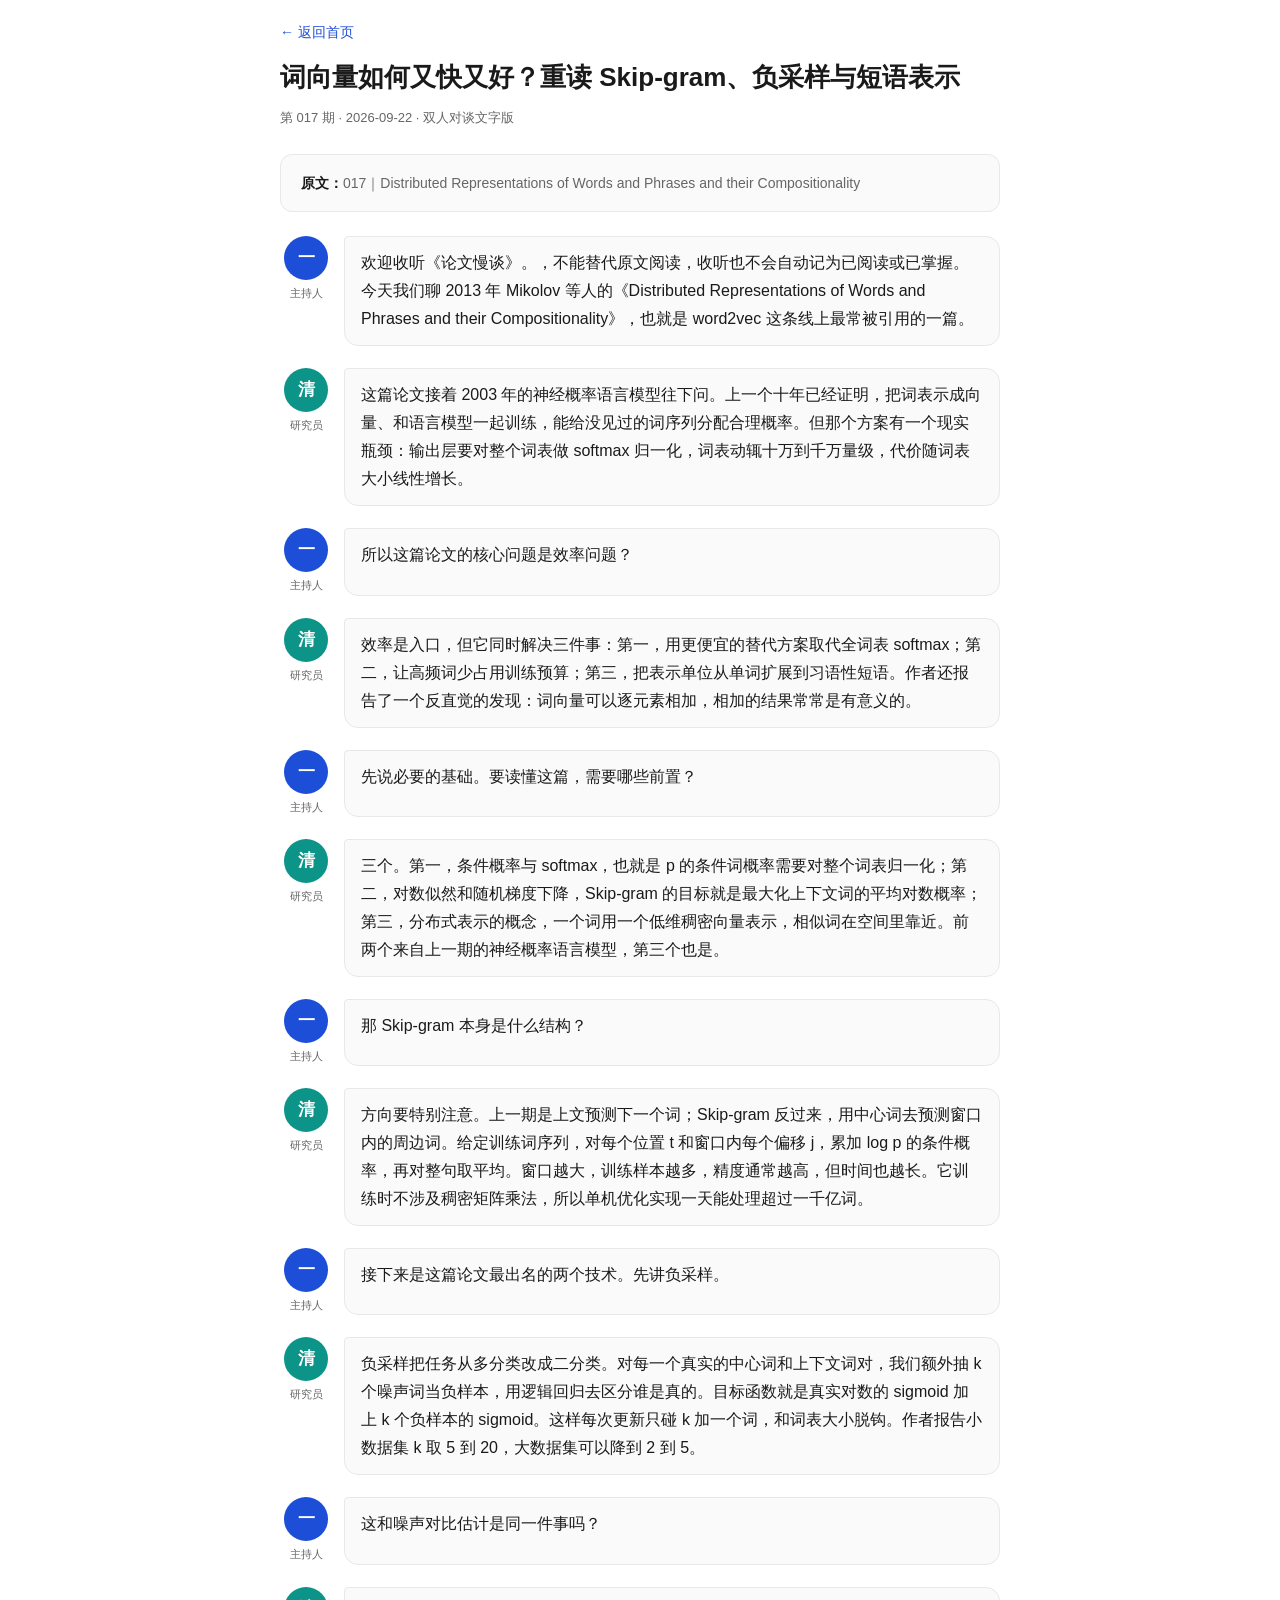
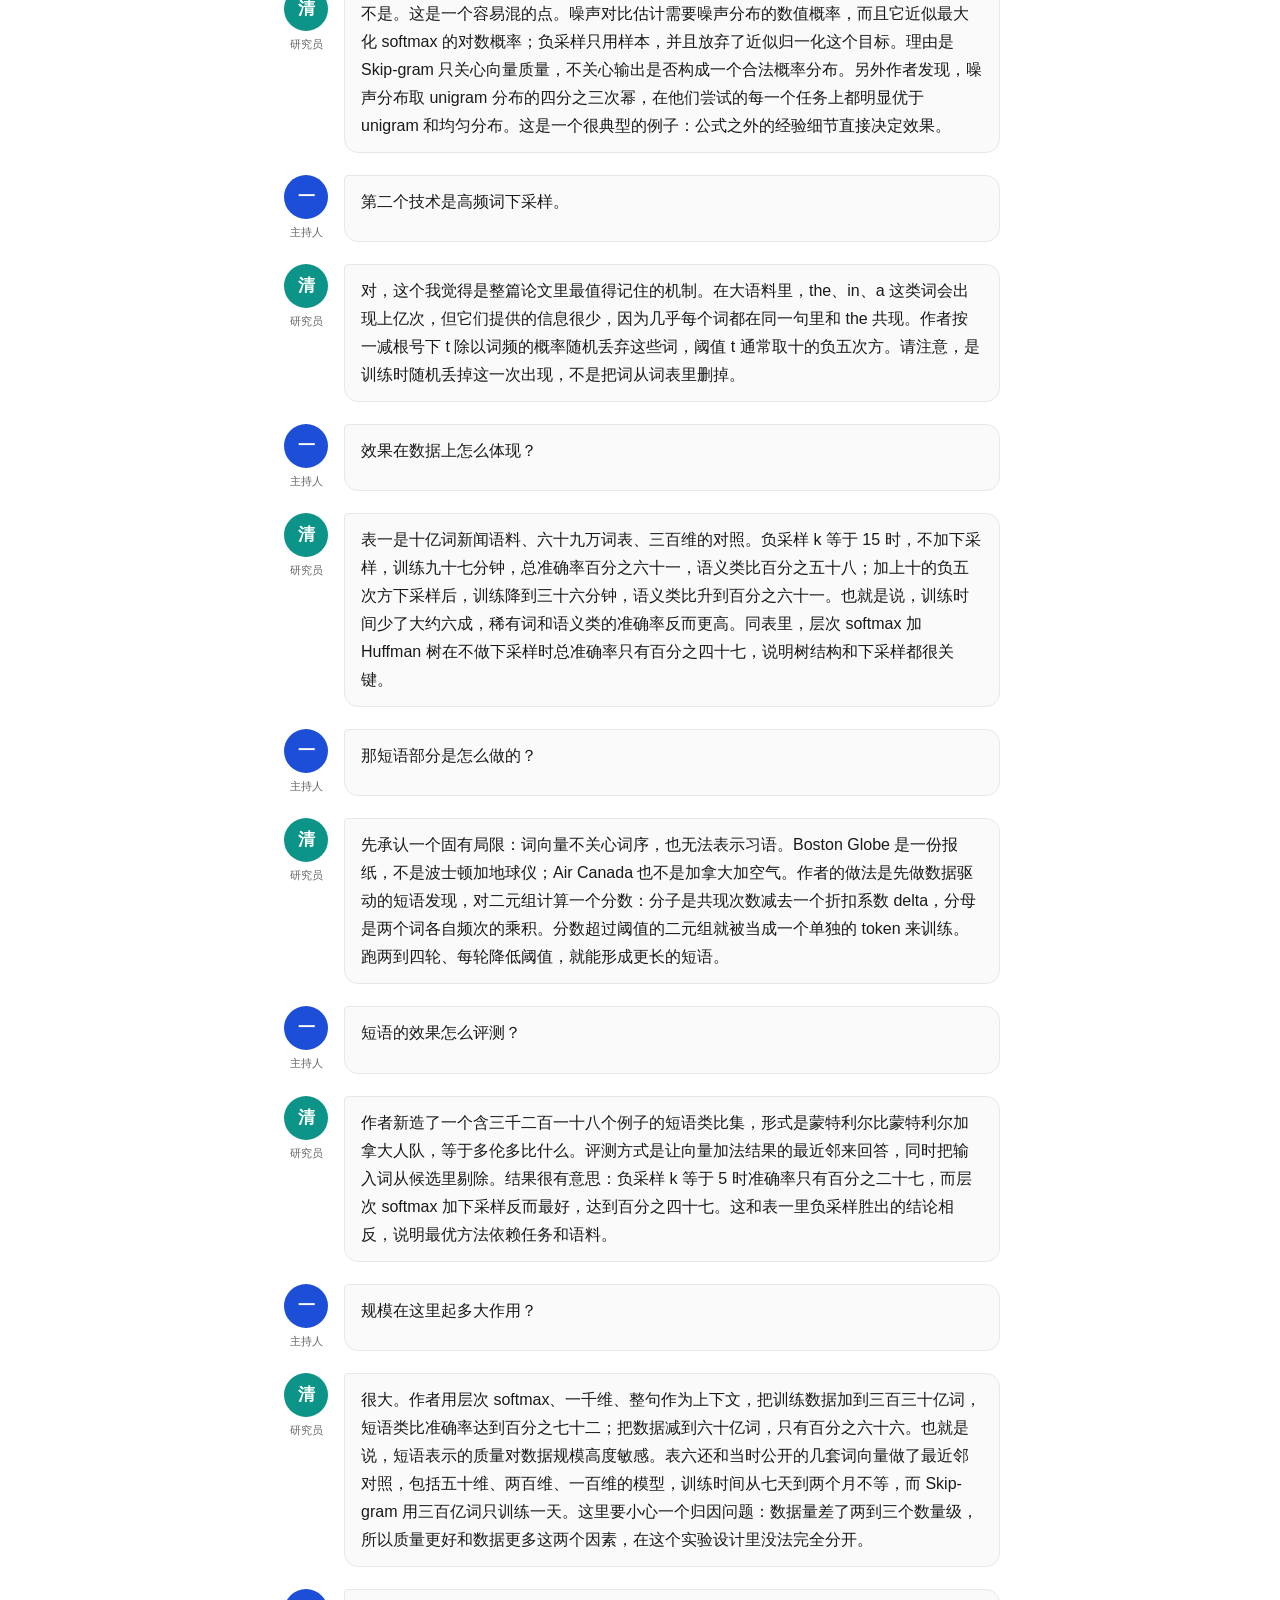
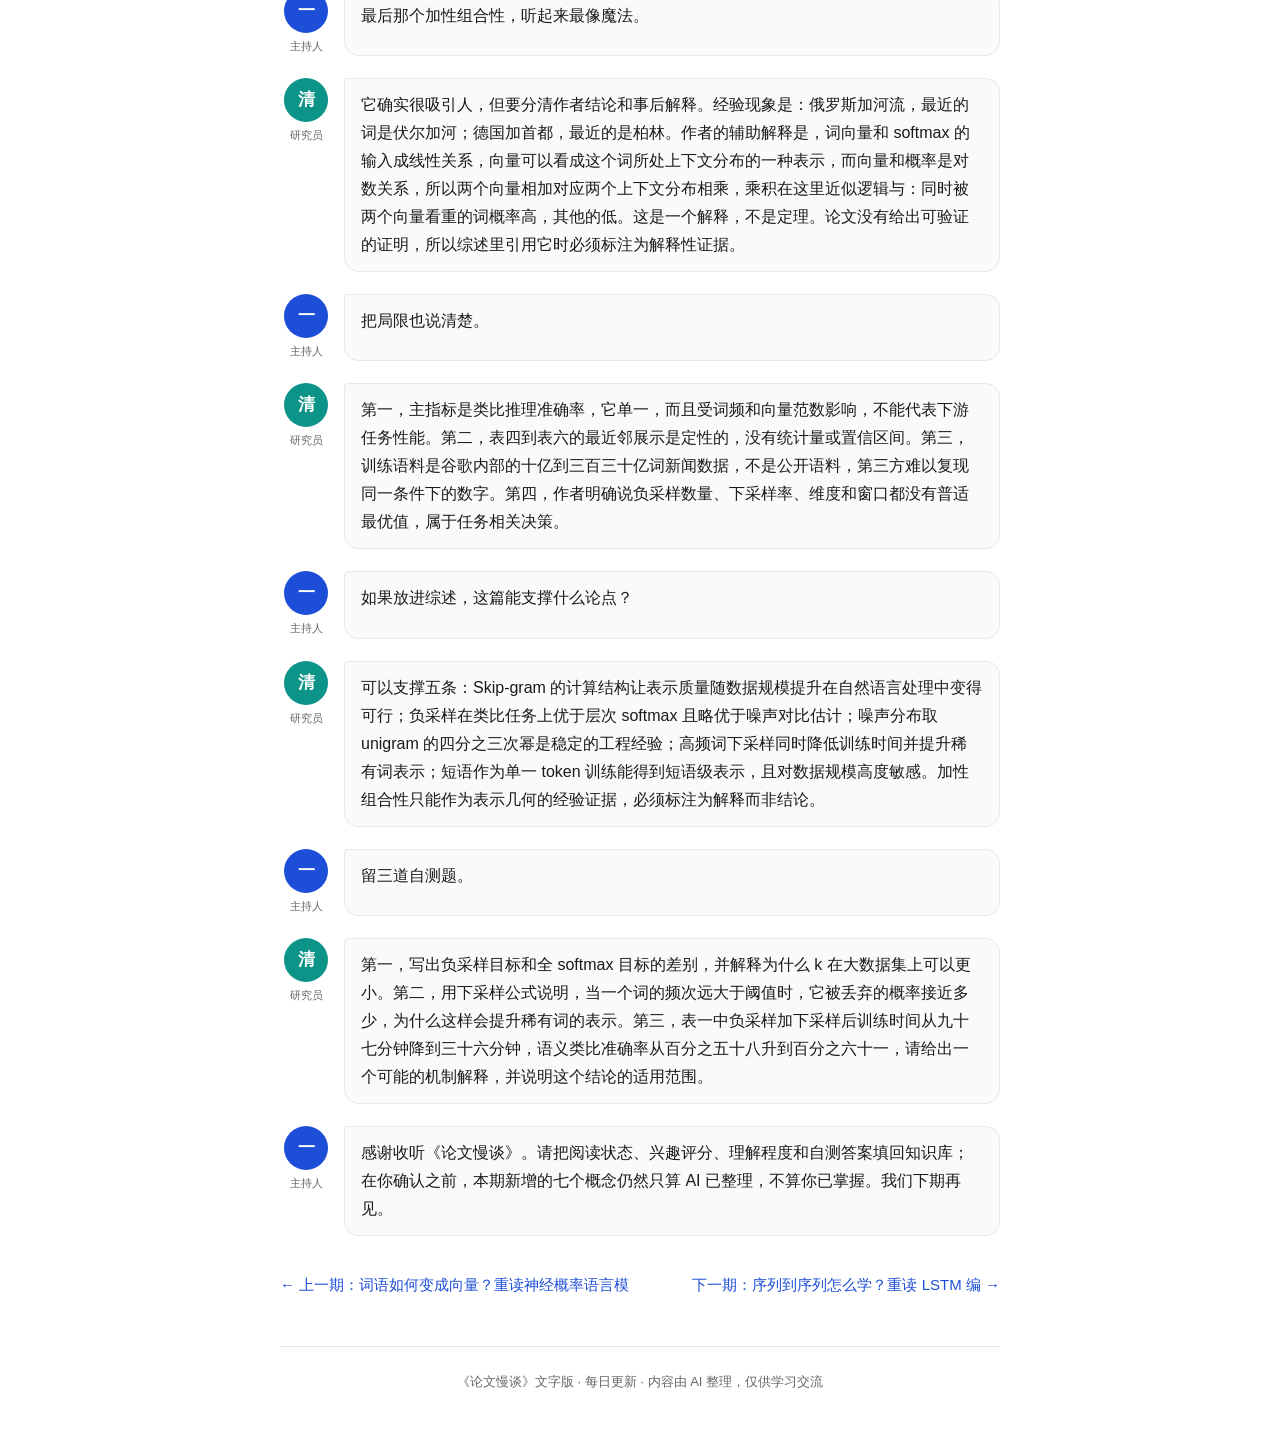
<file: posts/017.html>
<!DOCTYPE html><html lang="zh-CN"><head><title>词向量如何又快又好？重读 Skip-gram、负采样与短语表示 · 论文慢谈</title><meta charset="utf-8">
<meta name="viewport" content="width=device-width,initial-scale=1">
<link rel="stylesheet" href="../style.css">
</head><body><div class="wrap"><a class="back" href="../index.html">← 返回首页</a><h1 class="post-title">词向量如何又快又好？重读 Skip-gram、负采样与短语表示</h1><div class="meta">第 017 期 · 2026-09-22 · 双人对谈文字版</div><div class="paper-box"><div><b>原文：</b>017｜Distributed Representations of Words and Phrases and their Compositionality</div></div><div class="seg host"><div class="who"><div class="avatar">一</div><div class="role">主持人</div></div><div class="bubble"><p>欢迎收听《论文慢谈》。，不能替代原文阅读，收听也不会自动记为已阅读或已掌握。今天我们聊 2013 年 Mikolov 等人的《Distributed Representations of Words and Phrases and their Compositionality》，也就是 word2vec 这条线上最常被引用的一篇。</p></div></div><div class="seg guest"><div class="who"><div class="avatar">清</div><div class="role">研究员</div></div><div class="bubble"><p>这篇论文接着 2003 年的神经概率语言模型往下问。上一个十年已经证明，把词表示成向量、和语言模型一起训练，能给没见过的词序列分配合理概率。但那个方案有一个现实瓶颈：输出层要对整个词表做 softmax 归一化，词表动辄十万到千万量级，代价随词表大小线性增长。</p></div></div><div class="seg host"><div class="who"><div class="avatar">一</div><div class="role">主持人</div></div><div class="bubble"><p>所以这篇论文的核心问题是效率问题？</p></div></div><div class="seg guest"><div class="who"><div class="avatar">清</div><div class="role">研究员</div></div><div class="bubble"><p>效率是入口，但它同时解决三件事：第一，用更便宜的替代方案取代全词表 softmax；第二，让高频词少占用训练预算；第三，把表示单位从单词扩展到习语性短语。作者还报告了一个反直觉的发现：词向量可以逐元素相加，相加的结果常常是有意义的。</p></div></div><div class="seg host"><div class="who"><div class="avatar">一</div><div class="role">主持人</div></div><div class="bubble"><p>先说必要的基础。要读懂这篇，需要哪些前置？</p></div></div><div class="seg guest"><div class="who"><div class="avatar">清</div><div class="role">研究员</div></div><div class="bubble"><p>三个。第一，条件概率与 softmax，也就是 p 的条件词概率需要对整个词表归一化；第二，对数似然和随机梯度下降，Skip-gram 的目标就是最大化上下文词的平均对数概率；第三，分布式表示的概念，一个词用一个低维稠密向量表示，相似词在空间里靠近。前两个来自上一期的神经概率语言模型，第三个也是。</p></div></div><div class="seg host"><div class="who"><div class="avatar">一</div><div class="role">主持人</div></div><div class="bubble"><p>那 Skip-gram 本身是什么结构？</p></div></div><div class="seg guest"><div class="who"><div class="avatar">清</div><div class="role">研究员</div></div><div class="bubble"><p>方向要特别注意。上一期是上文预测下一个词；Skip-gram 反过来，用中心词去预测窗口内的周边词。给定训练词序列，对每个位置 t 和窗口内每个偏移 j，累加 log p 的条件概率，再对整句取平均。窗口越大，训练样本越多，精度通常越高，但时间也越长。它训练时不涉及稠密矩阵乘法，所以单机优化实现一天能处理超过一千亿词。</p></div></div><div class="seg host"><div class="who"><div class="avatar">一</div><div class="role">主持人</div></div><div class="bubble"><p>接下来是这篇论文最出名的两个技术。先讲负采样。</p></div></div><div class="seg guest"><div class="who"><div class="avatar">清</div><div class="role">研究员</div></div><div class="bubble"><p>负采样把任务从多分类改成二分类。对每一个真实的中心词和上下文词对，我们额外抽 k 个噪声词当负样本，用逻辑回归去区分谁是真的。目标函数就是真实对数的 sigmoid 加上 k 个负样本的 sigmoid。这样每次更新只碰 k 加一个词，和词表大小脱钩。作者报告小数据集 k 取 5 到 20，大数据集可以降到 2 到 5。</p></div></div><div class="seg host"><div class="who"><div class="avatar">一</div><div class="role">主持人</div></div><div class="bubble"><p>这和噪声对比估计是同一件事吗？</p></div></div><div class="seg guest"><div class="who"><div class="avatar">清</div><div class="role">研究员</div></div><div class="bubble"><p>不是。这是一个容易混的点。噪声对比估计需要噪声分布的数值概率，而且它近似最大化 softmax 的对数概率；负采样只用样本，并且放弃了近似归一化这个目标。理由是 Skip-gram 只关心向量质量，不关心输出是否构成一个合法概率分布。另外作者发现，噪声分布取 unigram 分布的四分之三次幂，在他们尝试的每一个任务上都明显优于 unigram 和均匀分布。这是一个很典型的例子：公式之外的经验细节直接决定效果。</p></div></div><div class="seg host"><div class="who"><div class="avatar">一</div><div class="role">主持人</div></div><div class="bubble"><p>第二个技术是高频词下采样。</p></div></div><div class="seg guest"><div class="who"><div class="avatar">清</div><div class="role">研究员</div></div><div class="bubble"><p>对，这个我觉得是整篇论文里最值得记住的机制。在大语料里，the、in、a 这类词会出现上亿次，但它们提供的信息很少，因为几乎每个词都在同一句里和 the 共现。作者按一减根号下 t 除以词频的概率随机丢弃这些词，阈值 t 通常取十的负五次方。请注意，是训练时随机丢掉这一次出现，不是把词从词表里删掉。</p></div></div><div class="seg host"><div class="who"><div class="avatar">一</div><div class="role">主持人</div></div><div class="bubble"><p>效果在数据上怎么体现？</p></div></div><div class="seg guest"><div class="who"><div class="avatar">清</div><div class="role">研究员</div></div><div class="bubble"><p>表一是十亿词新闻语料、六十九万词表、三百维的对照。负采样 k 等于 15 时，不加下采样，训练九十七分钟，总准确率百分之六十一，语义类比百分之五十八；加上十的负五次方下采样后，训练降到三十六分钟，语义类比升到百分之六十一。也就是说，训练时间少了大约六成，稀有词和语义类的准确率反而更高。同表里，层次 softmax 加 Huffman 树在不做下采样时总准确率只有百分之四十七，说明树结构和下采样都很关键。</p></div></div><div class="seg host"><div class="who"><div class="avatar">一</div><div class="role">主持人</div></div><div class="bubble"><p>那短语部分是怎么做的？</p></div></div><div class="seg guest"><div class="who"><div class="avatar">清</div><div class="role">研究员</div></div><div class="bubble"><p>先承认一个固有局限：词向量不关心词序，也无法表示习语。Boston Globe 是一份报纸，不是波士顿加地球仪；Air Canada 也不是加拿大加空气。作者的做法是先做数据驱动的短语发现，对二元组计算一个分数：分子是共现次数减去一个折扣系数 delta，分母是两个词各自频次的乘积。分数超过阈值的二元组就被当成一个单独的 token 来训练。跑两到四轮、每轮降低阈值，就能形成更长的短语。</p></div></div><div class="seg host"><div class="who"><div class="avatar">一</div><div class="role">主持人</div></div><div class="bubble"><p>短语的效果怎么评测？</p></div></div><div class="seg guest"><div class="who"><div class="avatar">清</div><div class="role">研究员</div></div><div class="bubble"><p>作者新造了一个含三千二百一十八个例子的短语类比集，形式是蒙特利尔比蒙特利尔加拿大人队，等于多伦多比什么。评测方式是让向量加法结果的最近邻来回答，同时把输入词从候选里剔除。结果很有意思：负采样 k 等于 5 时准确率只有百分之二十七，而层次 softmax 加下采样反而最好，达到百分之四十七。这和表一里负采样胜出的结论相反，说明最优方法依赖任务和语料。</p></div></div><div class="seg host"><div class="who"><div class="avatar">一</div><div class="role">主持人</div></div><div class="bubble"><p>规模在这里起多大作用？</p></div></div><div class="seg guest"><div class="who"><div class="avatar">清</div><div class="role">研究员</div></div><div class="bubble"><p>很大。作者用层次 softmax、一千维、整句作为上下文，把训练数据加到三百三十亿词，短语类比准确率达到百分之七十二；把数据减到六十亿词，只有百分之六十六。也就是说，短语表示的质量对数据规模高度敏感。表六还和当时公开的几套词向量做了最近邻对照，包括五十维、两百维、一百维的模型，训练时间从七天到两个月不等，而 Skip-gram 用三百亿词只训练一天。这里要小心一个归因问题：数据量差了两到三个数量级，所以质量更好和数据更多这两个因素，在这个实验设计里没法完全分开。</p></div></div><div class="seg host"><div class="who"><div class="avatar">一</div><div class="role">主持人</div></div><div class="bubble"><p>最后那个加性组合性，听起来最像魔法。</p></div></div><div class="seg guest"><div class="who"><div class="avatar">清</div><div class="role">研究员</div></div><div class="bubble"><p>它确实很吸引人，但要分清作者结论和事后解释。经验现象是：俄罗斯加河流，最近的词是伏尔加河；德国加首都，最近的是柏林。作者的辅助解释是，词向量和 softmax 的输入成线性关系，向量可以看成这个词所处上下文分布的一种表示，而向量和概率是对数关系，所以两个向量相加对应两个上下文分布相乘，乘积在这里近似逻辑与：同时被两个向量看重的词概率高，其他的低。这是一个解释，不是定理。论文没有给出可验证的证明，所以综述里引用它时必须标注为解释性证据。</p></div></div><div class="seg host"><div class="who"><div class="avatar">一</div><div class="role">主持人</div></div><div class="bubble"><p>把局限也说清楚。</p></div></div><div class="seg guest"><div class="who"><div class="avatar">清</div><div class="role">研究员</div></div><div class="bubble"><p>第一，主指标是类比推理准确率，它单一，而且受词频和向量范数影响，不能代表下游任务性能。第二，表四到表六的最近邻展示是定性的，没有统计量或置信区间。第三，训练语料是谷歌内部的十亿到三百三十亿词新闻数据，不是公开语料，第三方难以复现同一条件下的数字。第四，作者明确说负采样数量、下采样率、维度和窗口都没有普适最优值，属于任务相关决策。</p></div></div><div class="seg host"><div class="who"><div class="avatar">一</div><div class="role">主持人</div></div><div class="bubble"><p>如果放进综述，这篇能支撑什么论点？</p></div></div><div class="seg guest"><div class="who"><div class="avatar">清</div><div class="role">研究员</div></div><div class="bubble"><p>可以支撑五条：Skip-gram 的计算结构让表示质量随数据规模提升在自然语言处理中变得可行；负采样在类比任务上优于层次 softmax 且略优于噪声对比估计；噪声分布取 unigram 的四分之三次幂是稳定的工程经验；高频词下采样同时降低训练时间并提升稀有词表示；短语作为单一 token 训练能得到短语级表示，且对数据规模高度敏感。加性组合性只能作为表示几何的经验证据，必须标注为解释而非结论。</p></div></div><div class="seg host"><div class="who"><div class="avatar">一</div><div class="role">主持人</div></div><div class="bubble"><p>留三道自测题。</p></div></div><div class="seg guest"><div class="who"><div class="avatar">清</div><div class="role">研究员</div></div><div class="bubble"><p>第一，写出负采样目标和全 softmax 目标的差别，并解释为什么 k 在大数据集上可以更小。第二，用下采样公式说明，当一个词的频次远大于阈值时，它被丢弃的概率接近多少，为什么这样会提升稀有词的表示。第三，表一中负采样加下采样后训练时间从九十七分钟降到三十六分钟，语义类比准确率从百分之五十八升到百分之六十一，请给出一个可能的机制解释，并说明这个结论的适用范围。</p></div></div><div class="seg host"><div class="who"><div class="avatar">一</div><div class="role">主持人</div></div><div class="bubble"><p>感谢收听《论文慢谈》。请把阅读状态、兴趣评分、理解程度和自测答案填回知识库；在你确认之前，本期新增的七个概念仍然只算 AI 已整理，不算你已掌握。我们下期再见。</p></div></div><div class="post-nav"><a href="posts/016.html">← 上一期：词语如何变成向量？重读神经概率语言模</a><a href="posts/018.html">下一期：序列到序列怎么学？重读 LSTM 编 →</a></div><footer class="site">《论文慢谈》文字版 · 每日更新 · 内容由 AI 整理，仅供学习交流</footer></div></body></html>
</file>
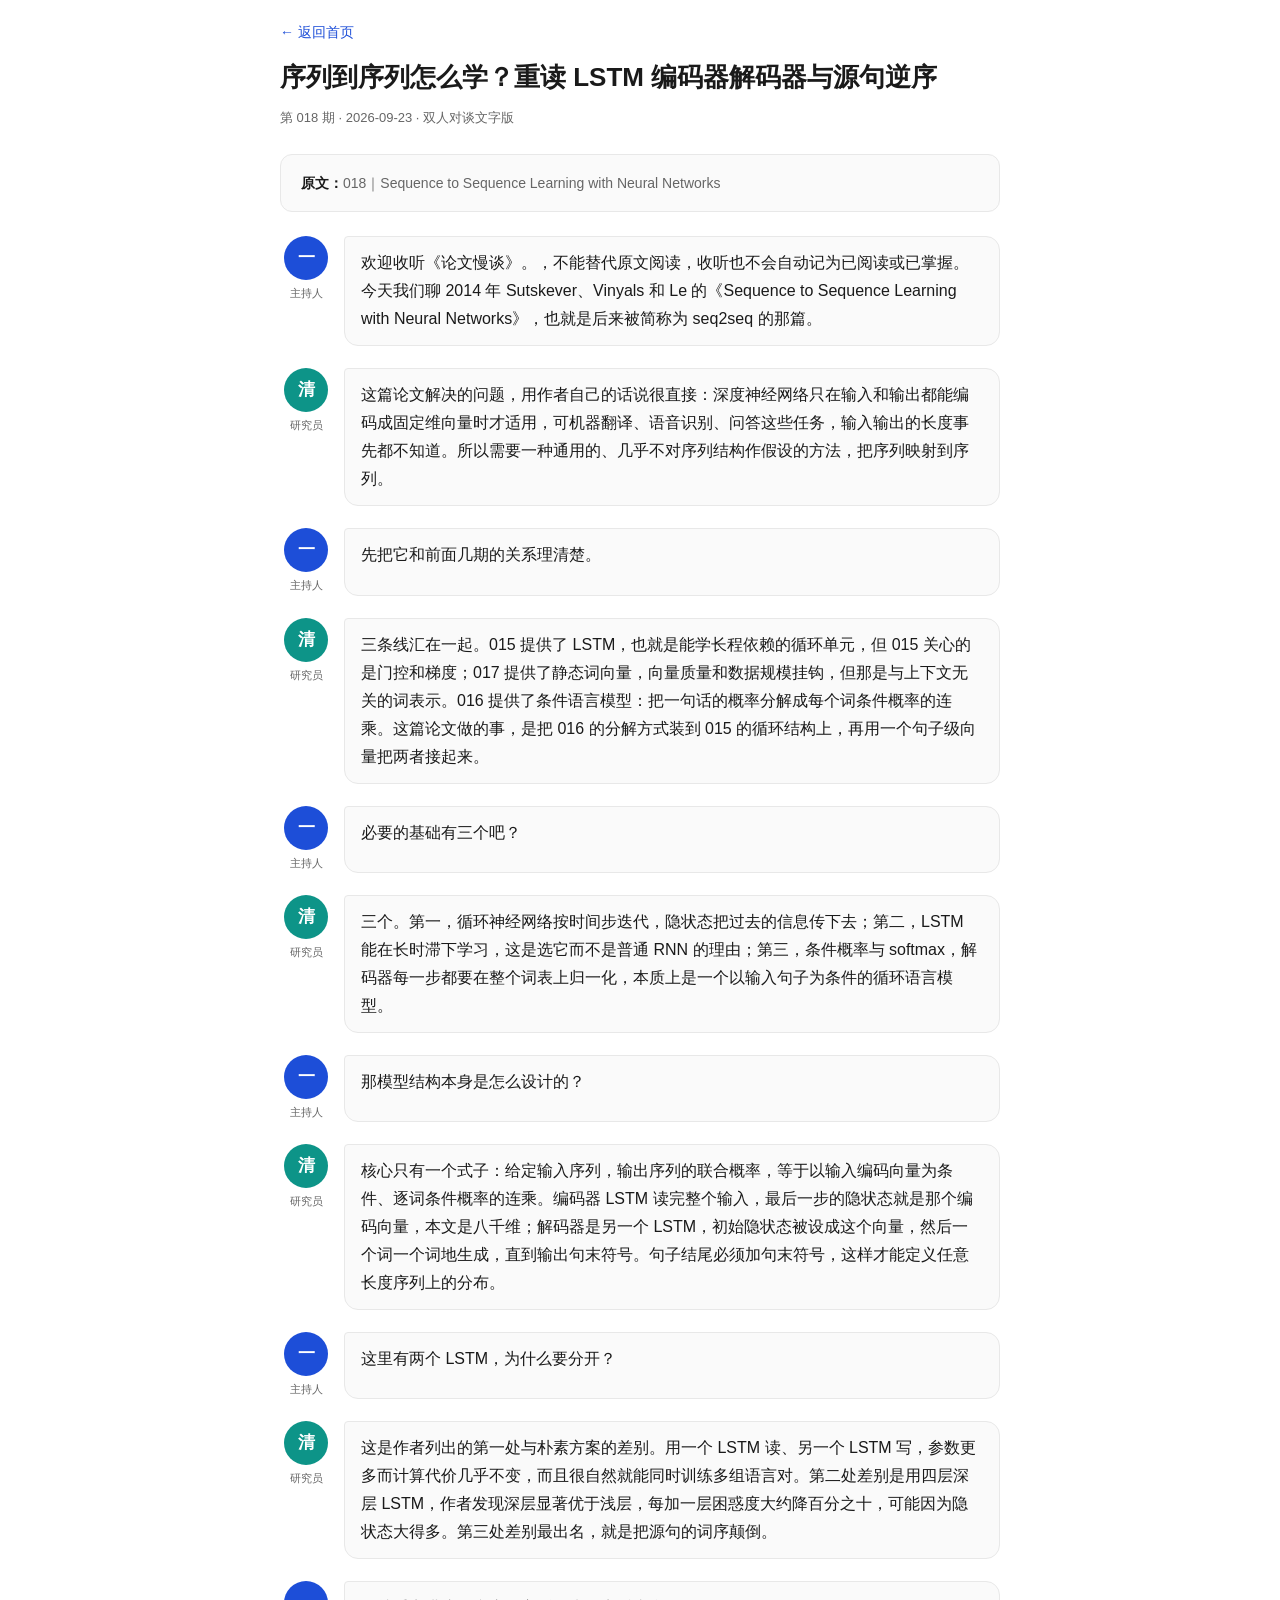
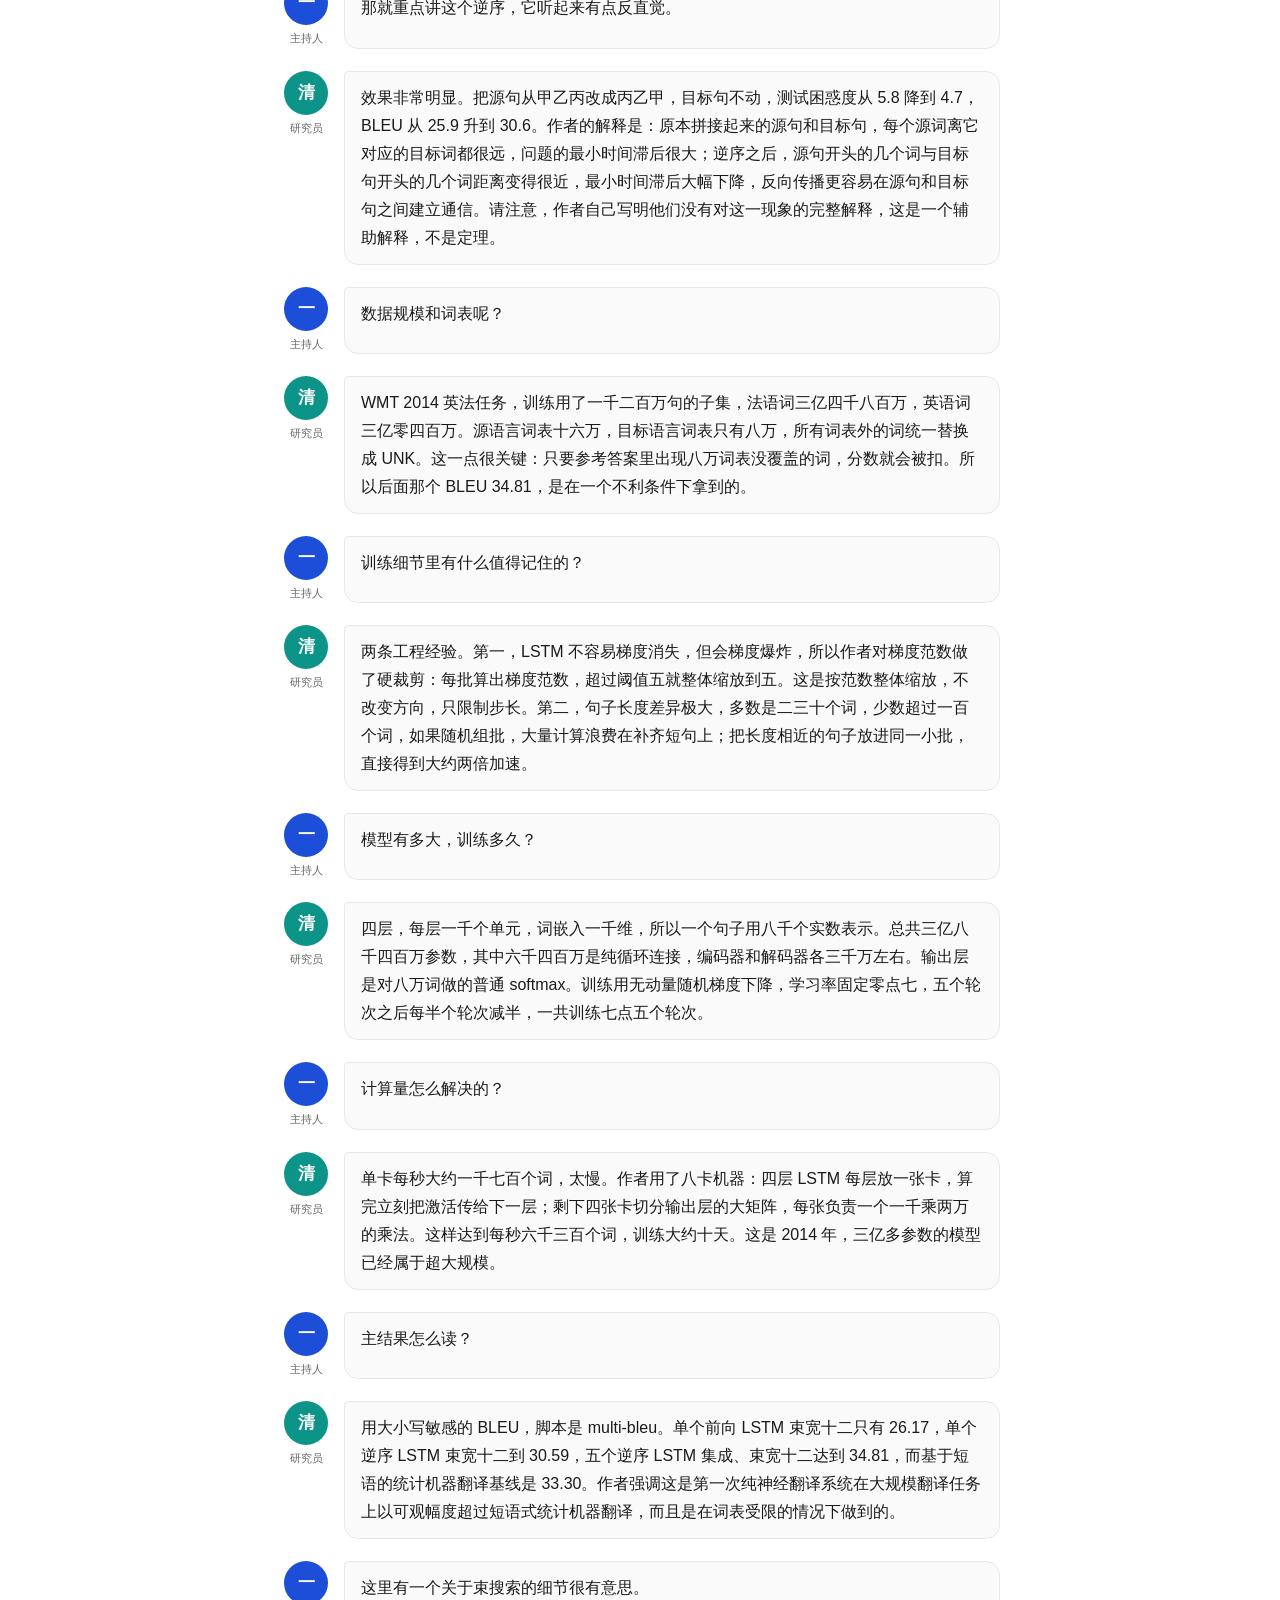
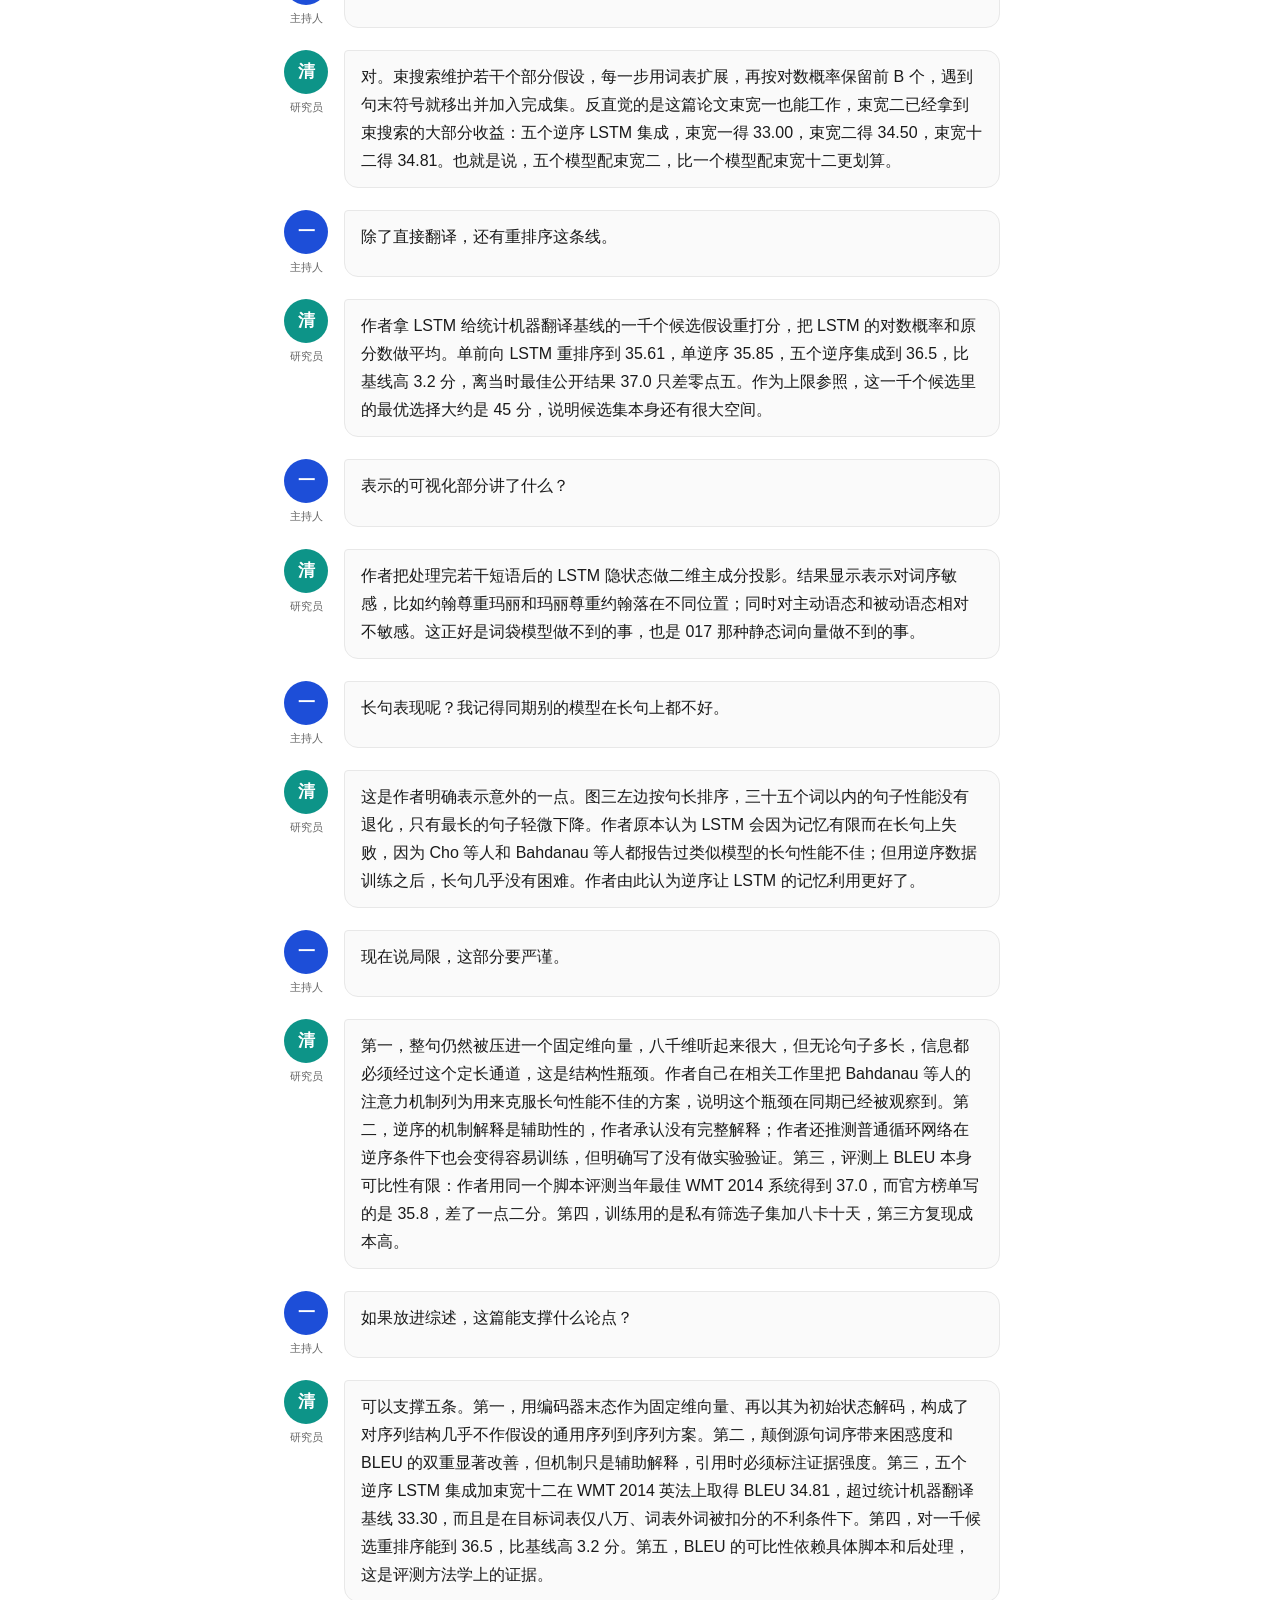
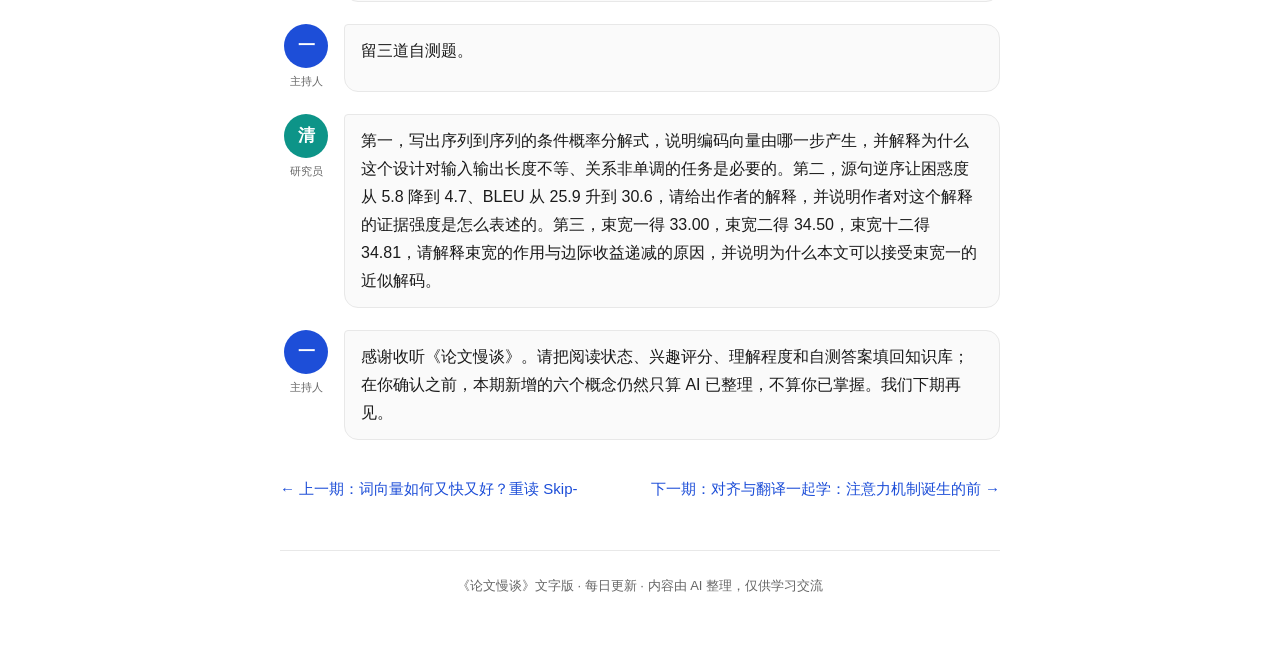
<file: posts/018.html>
<!DOCTYPE html><html lang="zh-CN"><head><title>序列到序列怎么学？重读 LSTM 编码器解码器与源句逆序 · 论文慢谈</title><meta charset="utf-8">
<meta name="viewport" content="width=device-width,initial-scale=1">
<link rel="stylesheet" href="../style.css">
</head><body><div class="wrap"><a class="back" href="../index.html">← 返回首页</a><h1 class="post-title">序列到序列怎么学？重读 LSTM 编码器解码器与源句逆序</h1><div class="meta">第 018 期 · 2026-09-23 · 双人对谈文字版</div><div class="paper-box"><div><b>原文：</b>018｜Sequence to Sequence Learning with Neural Networks</div></div><div class="seg host"><div class="who"><div class="avatar">一</div><div class="role">主持人</div></div><div class="bubble"><p>欢迎收听《论文慢谈》。，不能替代原文阅读，收听也不会自动记为已阅读或已掌握。今天我们聊 2014 年 Sutskever、Vinyals 和 Le 的《Sequence to Sequence Learning with Neural Networks》，也就是后来被简称为 seq2seq 的那篇。</p></div></div><div class="seg guest"><div class="who"><div class="avatar">清</div><div class="role">研究员</div></div><div class="bubble"><p>这篇论文解决的问题，用作者自己的话说很直接：深度神经网络只在输入和输出都能编码成固定维向量时才适用，可机器翻译、语音识别、问答这些任务，输入输出的长度事先都不知道。所以需要一种通用的、几乎不对序列结构作假设的方法，把序列映射到序列。</p></div></div><div class="seg host"><div class="who"><div class="avatar">一</div><div class="role">主持人</div></div><div class="bubble"><p>先把它和前面几期的关系理清楚。</p></div></div><div class="seg guest"><div class="who"><div class="avatar">清</div><div class="role">研究员</div></div><div class="bubble"><p>三条线汇在一起。015 提供了 LSTM，也就是能学长程依赖的循环单元，但 015 关心的是门控和梯度；017 提供了静态词向量，向量质量和数据规模挂钩，但那是与上下文无关的词表示。016 提供了条件语言模型：把一句话的概率分解成每个词条件概率的连乘。这篇论文做的事，是把 016 的分解方式装到 015 的循环结构上，再用一个句子级向量把两者接起来。</p></div></div><div class="seg host"><div class="who"><div class="avatar">一</div><div class="role">主持人</div></div><div class="bubble"><p>必要的基础有三个吧？</p></div></div><div class="seg guest"><div class="who"><div class="avatar">清</div><div class="role">研究员</div></div><div class="bubble"><p>三个。第一，循环神经网络按时间步迭代，隐状态把过去的信息传下去；第二，LSTM 能在长时滞下学习，这是选它而不是普通 RNN 的理由；第三，条件概率与 softmax，解码器每一步都要在整个词表上归一化，本质上是一个以输入句子为条件的循环语言模型。</p></div></div><div class="seg host"><div class="who"><div class="avatar">一</div><div class="role">主持人</div></div><div class="bubble"><p>那模型结构本身是怎么设计的？</p></div></div><div class="seg guest"><div class="who"><div class="avatar">清</div><div class="role">研究员</div></div><div class="bubble"><p>核心只有一个式子：给定输入序列，输出序列的联合概率，等于以输入编码向量为条件、逐词条件概率的连乘。编码器 LSTM 读完整个输入，最后一步的隐状态就是那个编码向量，本文是八千维；解码器是另一个 LSTM，初始隐状态被设成这个向量，然后一个词一个词地生成，直到输出句末符号。句子结尾必须加句末符号，这样才能定义任意长度序列上的分布。</p></div></div><div class="seg host"><div class="who"><div class="avatar">一</div><div class="role">主持人</div></div><div class="bubble"><p>这里有两个 LSTM，为什么要分开？</p></div></div><div class="seg guest"><div class="who"><div class="avatar">清</div><div class="role">研究员</div></div><div class="bubble"><p>这是作者列出的第一处与朴素方案的差别。用一个 LSTM 读、另一个 LSTM 写，参数更多而计算代价几乎不变，而且很自然就能同时训练多组语言对。第二处差别是用四层深层 LSTM，作者发现深层显著优于浅层，每加一层困惑度大约降百分之十，可能因为隐状态大得多。第三处差别最出名，就是把源句的词序颠倒。</p></div></div><div class="seg host"><div class="who"><div class="avatar">一</div><div class="role">主持人</div></div><div class="bubble"><p>那就重点讲这个逆序，它听起来有点反直觉。</p></div></div><div class="seg guest"><div class="who"><div class="avatar">清</div><div class="role">研究员</div></div><div class="bubble"><p>效果非常明显。把源句从甲乙丙改成丙乙甲，目标句不动，测试困惑度从 5.8 降到 4.7，BLEU 从 25.9 升到 30.6。作者的解释是：原本拼接起来的源句和目标句，每个源词离它对应的目标词都很远，问题的最小时间滞后很大；逆序之后，源句开头的几个词与目标句开头的几个词距离变得很近，最小时间滞后大幅下降，反向传播更容易在源句和目标句之间建立通信。请注意，作者自己写明他们没有对这一现象的完整解释，这是一个辅助解释，不是定理。</p></div></div><div class="seg host"><div class="who"><div class="avatar">一</div><div class="role">主持人</div></div><div class="bubble"><p>数据规模和词表呢？</p></div></div><div class="seg guest"><div class="who"><div class="avatar">清</div><div class="role">研究员</div></div><div class="bubble"><p>WMT 2014 英法任务，训练用了一千二百万句的子集，法语词三亿四千八百万，英语词三亿零四百万。源语言词表十六万，目标语言词表只有八万，所有词表外的词统一替换成 UNK。这一点很关键：只要参考答案里出现八万词表没覆盖的词，分数就会被扣。所以后面那个 BLEU 34.81，是在一个不利条件下拿到的。</p></div></div><div class="seg host"><div class="who"><div class="avatar">一</div><div class="role">主持人</div></div><div class="bubble"><p>训练细节里有什么值得记住的？</p></div></div><div class="seg guest"><div class="who"><div class="avatar">清</div><div class="role">研究员</div></div><div class="bubble"><p>两条工程经验。第一，LSTM 不容易梯度消失，但会梯度爆炸，所以作者对梯度范数做了硬裁剪：每批算出梯度范数，超过阈值五就整体缩放到五。这是按范数整体缩放，不改变方向，只限制步长。第二，句子长度差异极大，多数是二三十个词，少数超过一百个词，如果随机组批，大量计算浪费在补齐短句上；把长度相近的句子放进同一小批，直接得到大约两倍加速。</p></div></div><div class="seg host"><div class="who"><div class="avatar">一</div><div class="role">主持人</div></div><div class="bubble"><p>模型有多大，训练多久？</p></div></div><div class="seg guest"><div class="who"><div class="avatar">清</div><div class="role">研究员</div></div><div class="bubble"><p>四层，每层一千个单元，词嵌入一千维，所以一个句子用八千个实数表示。总共三亿八千四百万参数，其中六千四百万是纯循环连接，编码器和解码器各三千万左右。输出层是对八万词做的普通 softmax。训练用无动量随机梯度下降，学习率固定零点七，五个轮次之后每半个轮次减半，一共训练七点五个轮次。</p></div></div><div class="seg host"><div class="who"><div class="avatar">一</div><div class="role">主持人</div></div><div class="bubble"><p>计算量怎么解决的？</p></div></div><div class="seg guest"><div class="who"><div class="avatar">清</div><div class="role">研究员</div></div><div class="bubble"><p>单卡每秒大约一千七百个词，太慢。作者用了八卡机器：四层 LSTM 每层放一张卡，算完立刻把激活传给下一层；剩下四张卡切分输出层的大矩阵，每张负责一个一千乘两万的乘法。这样达到每秒六千三百个词，训练大约十天。这是 2014 年，三亿多参数的模型已经属于超大规模。</p></div></div><div class="seg host"><div class="who"><div class="avatar">一</div><div class="role">主持人</div></div><div class="bubble"><p>主结果怎么读？</p></div></div><div class="seg guest"><div class="who"><div class="avatar">清</div><div class="role">研究员</div></div><div class="bubble"><p>用大小写敏感的 BLEU，脚本是 multi-bleu。单个前向 LSTM 束宽十二只有 26.17，单个逆序 LSTM 束宽十二到 30.59，五个逆序 LSTM 集成、束宽十二达到 34.81，而基于短语的统计机器翻译基线是 33.30。作者强调这是第一次纯神经翻译系统在大规模翻译任务上以可观幅度超过短语式统计机器翻译，而且是在词表受限的情况下做到的。</p></div></div><div class="seg host"><div class="who"><div class="avatar">一</div><div class="role">主持人</div></div><div class="bubble"><p>这里有一个关于束搜索的细节很有意思。</p></div></div><div class="seg guest"><div class="who"><div class="avatar">清</div><div class="role">研究员</div></div><div class="bubble"><p>对。束搜索维护若干个部分假设，每一步用词表扩展，再按对数概率保留前 B 个，遇到句末符号就移出并加入完成集。反直觉的是这篇论文束宽一也能工作，束宽二已经拿到束搜索的大部分收益：五个逆序 LSTM 集成，束宽一得 33.00，束宽二得 34.50，束宽十二得 34.81。也就是说，五个模型配束宽二，比一个模型配束宽十二更划算。</p></div></div><div class="seg host"><div class="who"><div class="avatar">一</div><div class="role">主持人</div></div><div class="bubble"><p>除了直接翻译，还有重排序这条线。</p></div></div><div class="seg guest"><div class="who"><div class="avatar">清</div><div class="role">研究员</div></div><div class="bubble"><p>作者拿 LSTM 给统计机器翻译基线的一千个候选假设重打分，把 LSTM 的对数概率和原分数做平均。单前向 LSTM 重排序到 35.61，单逆序 35.85，五个逆序集成到 36.5，比基线高 3.2 分，离当时最佳公开结果 37.0 只差零点五。作为上限参照，这一千个候选里的最优选择大约是 45 分，说明候选集本身还有很大空间。</p></div></div><div class="seg host"><div class="who"><div class="avatar">一</div><div class="role">主持人</div></div><div class="bubble"><p>表示的可视化部分讲了什么？</p></div></div><div class="seg guest"><div class="who"><div class="avatar">清</div><div class="role">研究员</div></div><div class="bubble"><p>作者把处理完若干短语后的 LSTM 隐状态做二维主成分投影。结果显示表示对词序敏感，比如约翰尊重玛丽和玛丽尊重约翰落在不同位置；同时对主动语态和被动语态相对不敏感。这正好是词袋模型做不到的事，也是 017 那种静态词向量做不到的事。</p></div></div><div class="seg host"><div class="who"><div class="avatar">一</div><div class="role">主持人</div></div><div class="bubble"><p>长句表现呢？我记得同期别的模型在长句上都不好。</p></div></div><div class="seg guest"><div class="who"><div class="avatar">清</div><div class="role">研究员</div></div><div class="bubble"><p>这是作者明确表示意外的一点。图三左边按句长排序，三十五个词以内的句子性能没有退化，只有最长的句子轻微下降。作者原本认为 LSTM 会因为记忆有限而在长句上失败，因为 Cho 等人和 Bahdanau 等人都报告过类似模型的长句性能不佳；但用逆序数据训练之后，长句几乎没有困难。作者由此认为逆序让 LSTM 的记忆利用更好了。</p></div></div><div class="seg host"><div class="who"><div class="avatar">一</div><div class="role">主持人</div></div><div class="bubble"><p>现在说局限，这部分要严谨。</p></div></div><div class="seg guest"><div class="who"><div class="avatar">清</div><div class="role">研究员</div></div><div class="bubble"><p>第一，整句仍然被压进一个固定维向量，八千维听起来很大，但无论句子多长，信息都必须经过这个定长通道，这是结构性瓶颈。作者自己在相关工作里把 Bahdanau 等人的注意力机制列为用来克服长句性能不佳的方案，说明这个瓶颈在同期已经被观察到。第二，逆序的机制解释是辅助性的，作者承认没有完整解释；作者还推测普通循环网络在逆序条件下也会变得容易训练，但明确写了没有做实验验证。第三，评测上 BLEU 本身可比性有限：作者用同一个脚本评测当年最佳 WMT 2014 系统得到 37.0，而官方榜单写的是 35.8，差了一点二分。第四，训练用的是私有筛选子集加八卡十天，第三方复现成本高。</p></div></div><div class="seg host"><div class="who"><div class="avatar">一</div><div class="role">主持人</div></div><div class="bubble"><p>如果放进综述，这篇能支撑什么论点？</p></div></div><div class="seg guest"><div class="who"><div class="avatar">清</div><div class="role">研究员</div></div><div class="bubble"><p>可以支撑五条。第一，用编码器末态作为固定维向量、再以其为初始状态解码，构成了对序列结构几乎不作假设的通用序列到序列方案。第二，颠倒源句词序带来困惑度和 BLEU 的双重显著改善，但机制只是辅助解释，引用时必须标注证据强度。第三，五个逆序 LSTM 集成加束宽十二在 WMT 2014 英法上取得 BLEU 34.81，超过统计机器翻译基线 33.30，而且是在目标词表仅八万、词表外词被扣分的不利条件下。第四，对一千候选重排序能到 36.5，比基线高 3.2 分。第五，BLEU 的可比性依赖具体脚本和后处理，这是评测方法学上的证据。</p></div></div><div class="seg host"><div class="who"><div class="avatar">一</div><div class="role">主持人</div></div><div class="bubble"><p>留三道自测题。</p></div></div><div class="seg guest"><div class="who"><div class="avatar">清</div><div class="role">研究员</div></div><div class="bubble"><p>第一，写出序列到序列的条件概率分解式，说明编码向量由哪一步产生，并解释为什么这个设计对输入输出长度不等、关系非单调的任务是必要的。第二，源句逆序让困惑度从 5.8 降到 4.7、BLEU 从 25.9 升到 30.6，请给出作者的解释，并说明作者对这个解释的证据强度是怎么表述的。第三，束宽一得 33.00，束宽二得 34.50，束宽十二得 34.81，请解释束宽的作用与边际收益递减的原因，并说明为什么本文可以接受束宽一的近似解码。</p></div></div><div class="seg host"><div class="who"><div class="avatar">一</div><div class="role">主持人</div></div><div class="bubble"><p>感谢收听《论文慢谈》。请把阅读状态、兴趣评分、理解程度和自测答案填回知识库；在你确认之前，本期新增的六个概念仍然只算 AI 已整理，不算你已掌握。我们下期再见。</p></div></div><div class="post-nav"><a href="posts/017.html">← 上一期：词向量如何又快又好？重读 Skip-</a><a href="posts/019.html">下一期：对齐与翻译一起学：注意力机制诞生的前 →</a></div><footer class="site">《论文慢谈》文字版 · 每日更新 · 内容由 AI 整理，仅供学习交流</footer></div></body></html>
</file>
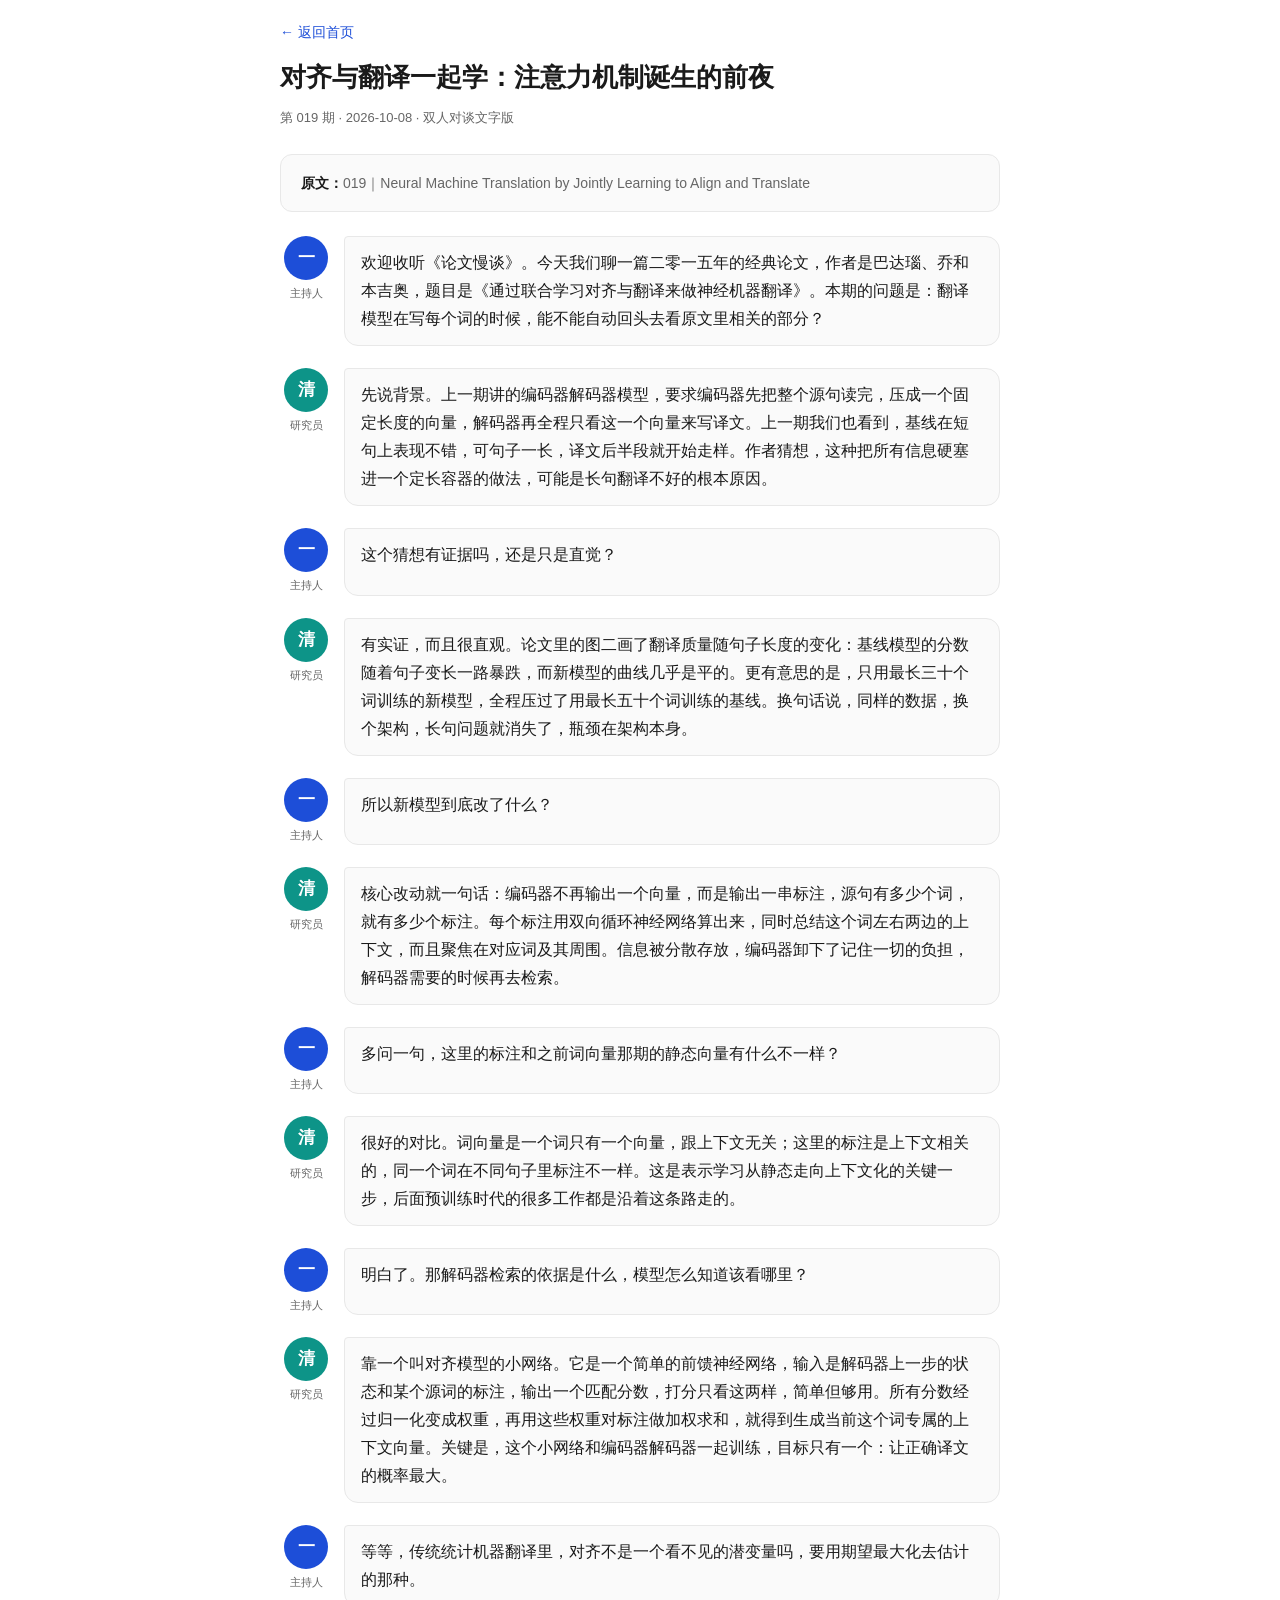
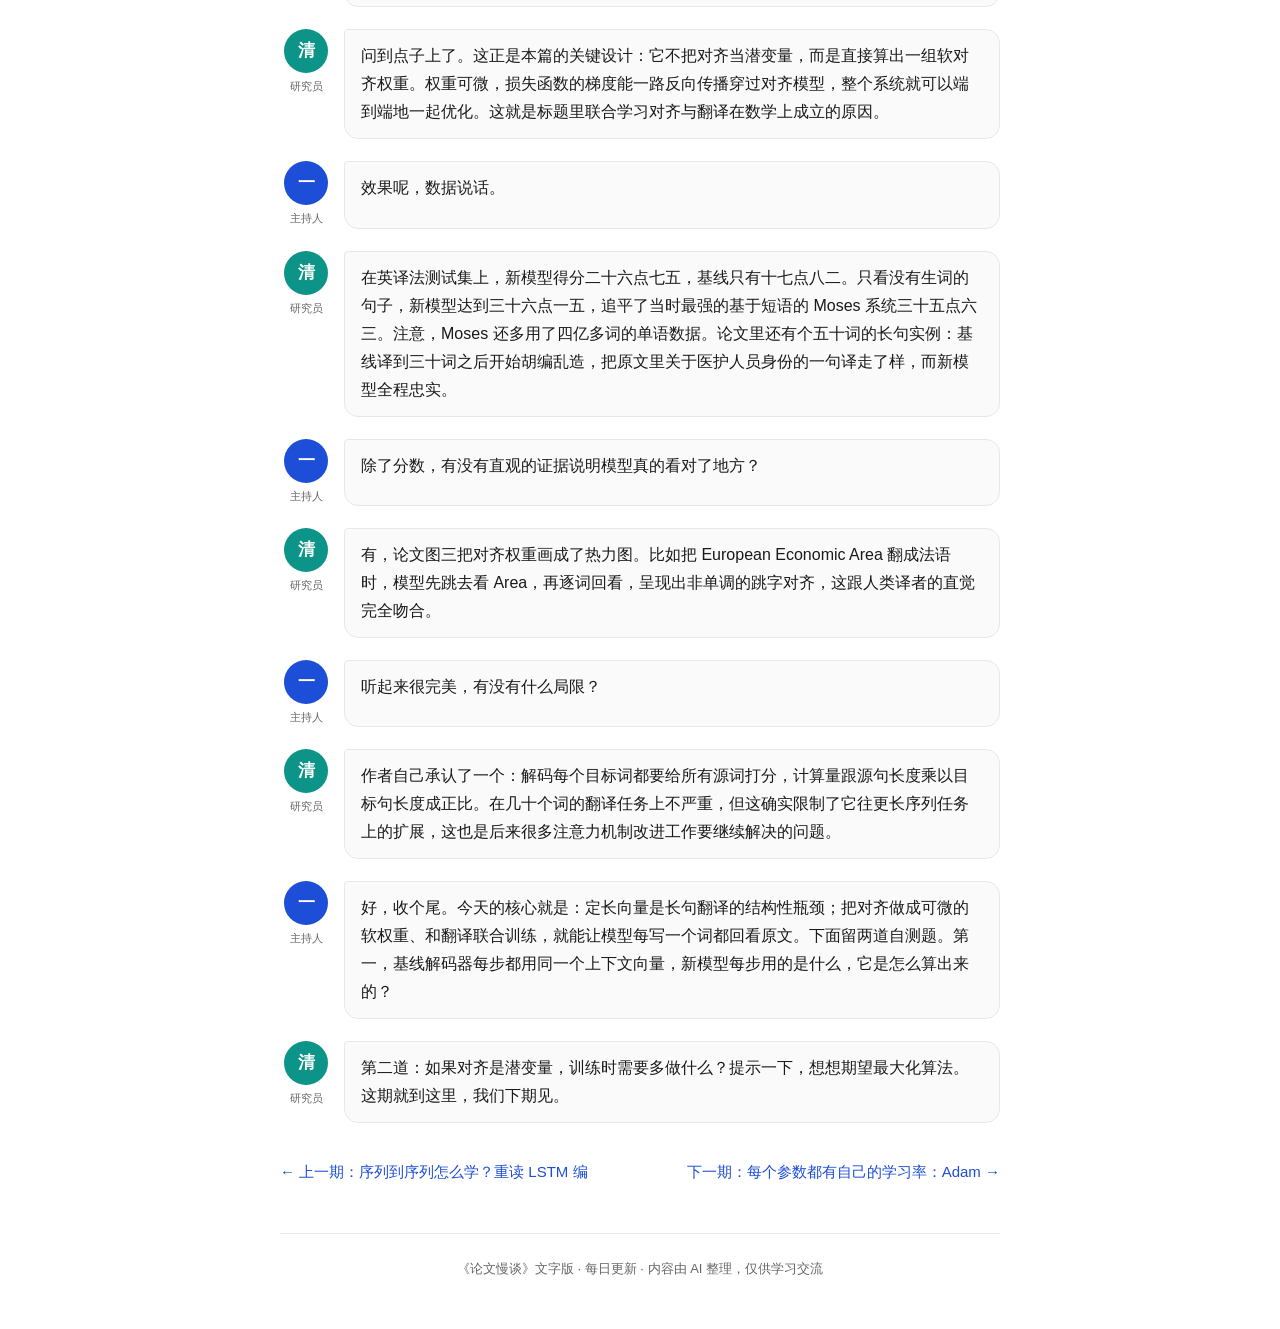
<file: posts/019.html>
<!DOCTYPE html><html lang="zh-CN"><head><title>对齐与翻译一起学：注意力机制诞生的前夜 · 论文慢谈</title><meta charset="utf-8">
<meta name="viewport" content="width=device-width,initial-scale=1">
<link rel="stylesheet" href="../style.css">
</head><body><div class="wrap"><a class="back" href="../index.html">← 返回首页</a><h1 class="post-title">对齐与翻译一起学：注意力机制诞生的前夜</h1><div class="meta">第 019 期 · 2026-10-08 · 双人对谈文字版</div><div class="paper-box"><div><b>原文：</b>019｜Neural Machine Translation by Jointly Learning to Align and Translate</div></div><div class="seg host"><div class="who"><div class="avatar">一</div><div class="role">主持人</div></div><div class="bubble"><p>欢迎收听《论文慢谈》。今天我们聊一篇二零一五年的经典论文，作者是巴达瑙、乔和本吉奥，题目是《通过联合学习对齐与翻译来做神经机器翻译》。本期的问题是：翻译模型在写每个词的时候，能不能自动回头去看原文里相关的部分？</p></div></div><div class="seg guest"><div class="who"><div class="avatar">清</div><div class="role">研究员</div></div><div class="bubble"><p>先说背景。上一期讲的编码器解码器模型，要求编码器先把整个源句读完，压成一个固定长度的向量，解码器再全程只看这一个向量来写译文。上一期我们也看到，基线在短句上表现不错，可句子一长，译文后半段就开始走样。作者猜想，这种把所有信息硬塞进一个定长容器的做法，可能是长句翻译不好的根本原因。</p></div></div><div class="seg host"><div class="who"><div class="avatar">一</div><div class="role">主持人</div></div><div class="bubble"><p>这个猜想有证据吗，还是只是直觉？</p></div></div><div class="seg guest"><div class="who"><div class="avatar">清</div><div class="role">研究员</div></div><div class="bubble"><p>有实证，而且很直观。论文里的图二画了翻译质量随句子长度的变化：基线模型的分数随着句子变长一路暴跌，而新模型的曲线几乎是平的。更有意思的是，只用最长三十个词训练的新模型，全程压过了用最长五十个词训练的基线。换句话说，同样的数据，换个架构，长句问题就消失了，瓶颈在架构本身。</p></div></div><div class="seg host"><div class="who"><div class="avatar">一</div><div class="role">主持人</div></div><div class="bubble"><p>所以新模型到底改了什么？</p></div></div><div class="seg guest"><div class="who"><div class="avatar">清</div><div class="role">研究员</div></div><div class="bubble"><p>核心改动就一句话：编码器不再输出一个向量，而是输出一串标注，源句有多少个词，就有多少个标注。每个标注用双向循环神经网络算出来，同时总结这个词左右两边的上下文，而且聚焦在对应词及其周围。信息被分散存放，编码器卸下了记住一切的负担，解码器需要的时候再去检索。</p></div></div><div class="seg host"><div class="who"><div class="avatar">一</div><div class="role">主持人</div></div><div class="bubble"><p>多问一句，这里的标注和之前词向量那期的静态向量有什么不一样？</p></div></div><div class="seg guest"><div class="who"><div class="avatar">清</div><div class="role">研究员</div></div><div class="bubble"><p>很好的对比。词向量是一个词只有一个向量，跟上下文无关；这里的标注是上下文相关的，同一个词在不同句子里标注不一样。这是表示学习从静态走向上下文化的关键一步，后面预训练时代的很多工作都是沿着这条路走的。</p></div></div><div class="seg host"><div class="who"><div class="avatar">一</div><div class="role">主持人</div></div><div class="bubble"><p>明白了。那解码器检索的依据是什么，模型怎么知道该看哪里？</p></div></div><div class="seg guest"><div class="who"><div class="avatar">清</div><div class="role">研究员</div></div><div class="bubble"><p>靠一个叫对齐模型的小网络。它是一个简单的前馈神经网络，输入是解码器上一步的状态和某个源词的标注，输出一个匹配分数，打分只看这两样，简单但够用。所有分数经过归一化变成权重，再用这些权重对标注做加权求和，就得到生成当前这个词专属的上下文向量。关键是，这个小网络和编码器解码器一起训练，目标只有一个：让正确译文的概率最大。</p></div></div><div class="seg host"><div class="who"><div class="avatar">一</div><div class="role">主持人</div></div><div class="bubble"><p>等等，传统统计机器翻译里，对齐不是一个看不见的潜变量吗，要用期望最大化去估计的那种。</p></div></div><div class="seg guest"><div class="who"><div class="avatar">清</div><div class="role">研究员</div></div><div class="bubble"><p>问到点子上了。这正是本篇的关键设计：它不把对齐当潜变量，而是直接算出一组软对齐权重。权重可微，损失函数的梯度能一路反向传播穿过对齐模型，整个系统就可以端到端地一起优化。这就是标题里联合学习对齐与翻译在数学上成立的原因。</p></div></div><div class="seg host"><div class="who"><div class="avatar">一</div><div class="role">主持人</div></div><div class="bubble"><p>效果呢，数据说话。</p></div></div><div class="seg guest"><div class="who"><div class="avatar">清</div><div class="role">研究员</div></div><div class="bubble"><p>在英译法测试集上，新模型得分二十六点七五，基线只有十七点八二。只看没有生词的句子，新模型达到三十六点一五，追平了当时最强的基于短语的 Moses 系统三十五点六三。注意，Moses 还多用了四亿多词的单语数据。论文里还有个五十词的长句实例：基线译到三十词之后开始胡编乱造，把原文里关于医护人员身份的一句译走了样，而新模型全程忠实。</p></div></div><div class="seg host"><div class="who"><div class="avatar">一</div><div class="role">主持人</div></div><div class="bubble"><p>除了分数，有没有直观的证据说明模型真的看对了地方？</p></div></div><div class="seg guest"><div class="who"><div class="avatar">清</div><div class="role">研究员</div></div><div class="bubble"><p>有，论文图三把对齐权重画成了热力图。比如把 European Economic Area 翻成法语时，模型先跳去看 Area，再逐词回看，呈现出非单调的跳字对齐，这跟人类译者的直觉完全吻合。</p></div></div><div class="seg host"><div class="who"><div class="avatar">一</div><div class="role">主持人</div></div><div class="bubble"><p>听起来很完美，有没有什么局限？</p></div></div><div class="seg guest"><div class="who"><div class="avatar">清</div><div class="role">研究员</div></div><div class="bubble"><p>作者自己承认了一个：解码每个目标词都要给所有源词打分，计算量跟源句长度乘以目标句长度成正比。在几十个词的翻译任务上不严重，但这确实限制了它往更长序列任务上的扩展，这也是后来很多注意力机制改进工作要继续解决的问题。</p></div></div><div class="seg host"><div class="who"><div class="avatar">一</div><div class="role">主持人</div></div><div class="bubble"><p>好，收个尾。今天的核心就是：定长向量是长句翻译的结构性瓶颈；把对齐做成可微的软权重、和翻译联合训练，就能让模型每写一个词都回看原文。下面留两道自测题。第一，基线解码器每步都用同一个上下文向量，新模型每步用的是什么，它是怎么算出来的？</p></div></div><div class="seg guest"><div class="who"><div class="avatar">清</div><div class="role">研究员</div></div><div class="bubble"><p>第二道：如果对齐是潜变量，训练时需要多做什么？提示一下，想想期望最大化算法。这期就到这里，我们下期见。</p></div></div><div class="post-nav"><a href="posts/018.html">← 上一期：序列到序列怎么学？重读 LSTM 编</a><a href="posts/020.html">下一期：每个参数都有自己的学习率：Adam  →</a></div><footer class="site">《论文慢谈》文字版 · 每日更新 · 内容由 AI 整理，仅供学习交流</footer></div></body></html>
</file>
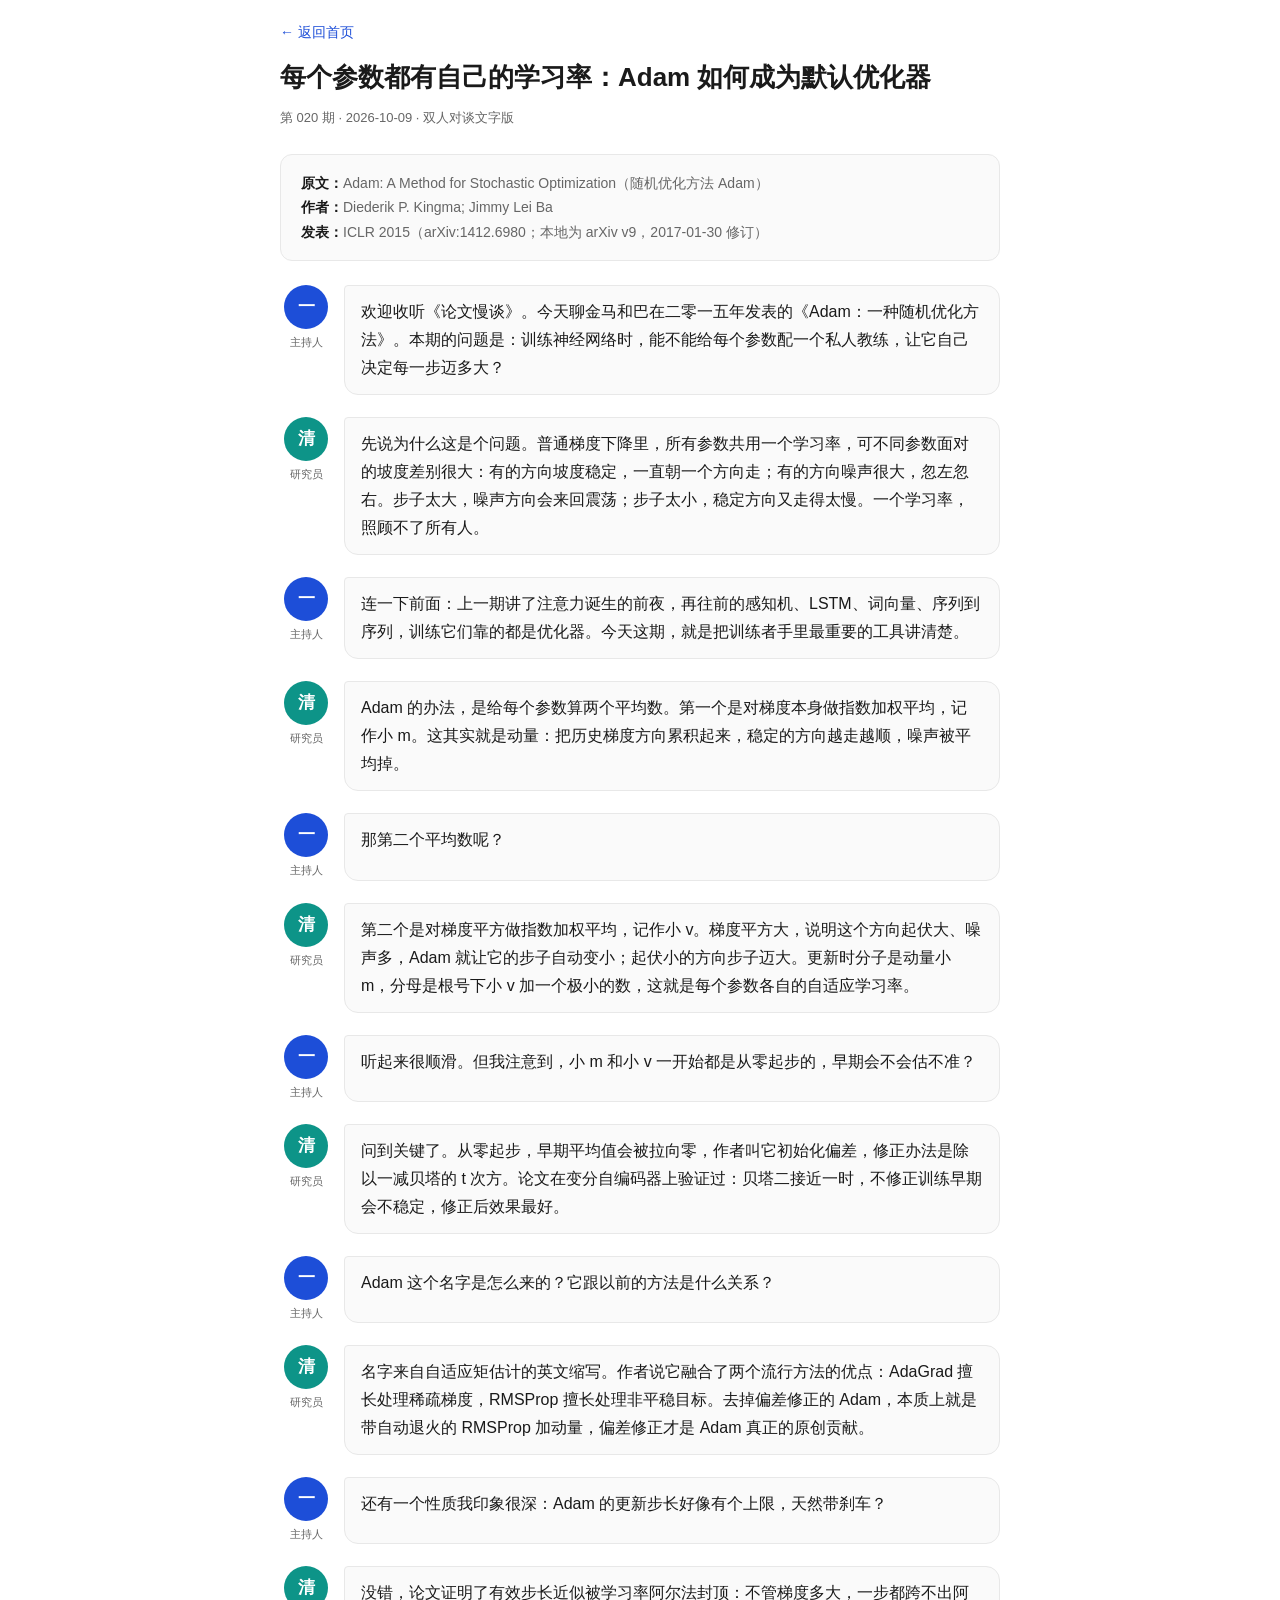
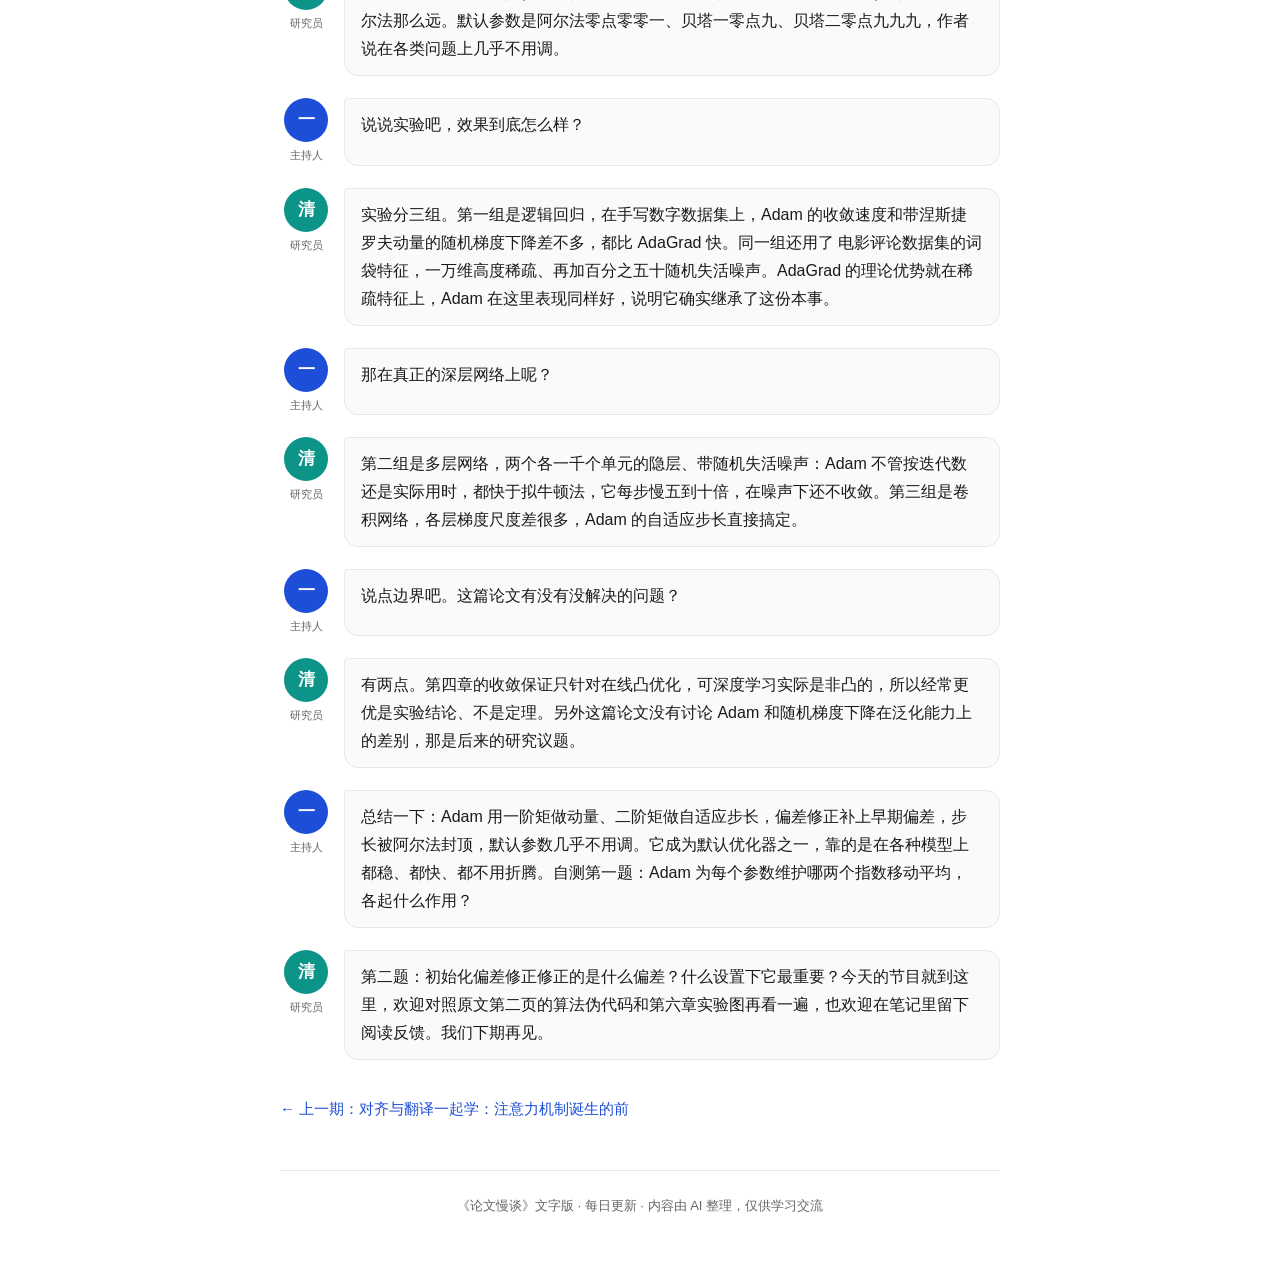
<file: posts/020.html>
<!DOCTYPE html><html lang="zh-CN"><head><title>每个参数都有自己的学习率：Adam 如何成为默认优化器 · 论文慢谈</title><meta charset="utf-8">
<meta name="viewport" content="width=device-width,initial-scale=1">
<link rel="stylesheet" href="../style.css">
</head><body><div class="wrap"><a class="back" href="../index.html">← 返回首页</a><h1 class="post-title">每个参数都有自己的学习率：Adam 如何成为默认优化器</h1><div class="meta">第 020 期 · 2026-10-09 · 双人对谈文字版</div><div class="paper-box"><div><b>原文：</b>Adam: A Method for Stochastic Optimization（随机优化方法 Adam）</div><div><b>作者：</b>Diederik P. Kingma; Jimmy Lei Ba</div><div><b>发表：</b>ICLR 2015（arXiv:1412.6980；本地为 arXiv v9，2017-01-30 修订）</div></div><div class="seg host"><div class="who"><div class="avatar">一</div><div class="role">主持人</div></div><div class="bubble"><p>欢迎收听《论文慢谈》。今天聊金马和巴在二零一五年发表的《Adam：一种随机优化方法》。本期的问题是：训练神经网络时，能不能给每个参数配一个私人教练，让它自己决定每一步迈多大？</p></div></div><div class="seg guest"><div class="who"><div class="avatar">清</div><div class="role">研究员</div></div><div class="bubble"><p>先说为什么这是个问题。普通梯度下降里，所有参数共用一个学习率，可不同参数面对的坡度差别很大：有的方向坡度稳定，一直朝一个方向走；有的方向噪声很大，忽左忽右。步子太大，噪声方向会来回震荡；步子太小，稳定方向又走得太慢。一个学习率，照顾不了所有人。</p></div></div><div class="seg host"><div class="who"><div class="avatar">一</div><div class="role">主持人</div></div><div class="bubble"><p>连一下前面：上一期讲了注意力诞生的前夜，再往前的感知机、LSTM、词向量、序列到序列，训练它们靠的都是优化器。今天这期，就是把训练者手里最重要的工具讲清楚。</p></div></div><div class="seg guest"><div class="who"><div class="avatar">清</div><div class="role">研究员</div></div><div class="bubble"><p>Adam 的办法，是给每个参数算两个平均数。第一个是对梯度本身做指数加权平均，记作小 m。这其实就是动量：把历史梯度方向累积起来，稳定的方向越走越顺，噪声被平均掉。</p></div></div><div class="seg host"><div class="who"><div class="avatar">一</div><div class="role">主持人</div></div><div class="bubble"><p>那第二个平均数呢？</p></div></div><div class="seg guest"><div class="who"><div class="avatar">清</div><div class="role">研究员</div></div><div class="bubble"><p>第二个是对梯度平方做指数加权平均，记作小 v。梯度平方大，说明这个方向起伏大、噪声多，Adam 就让它的步子自动变小；起伏小的方向步子迈大。更新时分子是动量小 m，分母是根号下小 v 加一个极小的数，这就是每个参数各自的自适应学习率。</p></div></div><div class="seg host"><div class="who"><div class="avatar">一</div><div class="role">主持人</div></div><div class="bubble"><p>听起来很顺滑。但我注意到，小 m 和小 v 一开始都是从零起步的，早期会不会估不准？</p></div></div><div class="seg guest"><div class="who"><div class="avatar">清</div><div class="role">研究员</div></div><div class="bubble"><p>问到关键了。从零起步，早期平均值会被拉向零，作者叫它初始化偏差，修正办法是除以一减贝塔的 t 次方。论文在变分自编码器上验证过：贝塔二接近一时，不修正训练早期会不稳定，修正后效果最好。</p></div></div><div class="seg host"><div class="who"><div class="avatar">一</div><div class="role">主持人</div></div><div class="bubble"><p>Adam 这个名字是怎么来的？它跟以前的方法是什么关系？</p></div></div><div class="seg guest"><div class="who"><div class="avatar">清</div><div class="role">研究员</div></div><div class="bubble"><p>名字来自自适应矩估计的英文缩写。作者说它融合了两个流行方法的优点：AdaGrad 擅长处理稀疏梯度，RMSProp 擅长处理非平稳目标。去掉偏差修正的 Adam，本质上就是带自动退火的 RMSProp 加动量，偏差修正才是 Adam 真正的原创贡献。</p></div></div><div class="seg host"><div class="who"><div class="avatar">一</div><div class="role">主持人</div></div><div class="bubble"><p>还有一个性质我印象很深：Adam 的更新步长好像有个上限，天然带刹车？</p></div></div><div class="seg guest"><div class="who"><div class="avatar">清</div><div class="role">研究员</div></div><div class="bubble"><p>没错，论文证明了有效步长近似被学习率阿尔法封顶：不管梯度多大，一步都跨不出阿尔法那么远。默认参数是阿尔法零点零零一、贝塔一零点九、贝塔二零点九九九，作者说在各类问题上几乎不用调。</p></div></div><div class="seg host"><div class="who"><div class="avatar">一</div><div class="role">主持人</div></div><div class="bubble"><p>说说实验吧，效果到底怎么样？</p></div></div><div class="seg guest"><div class="who"><div class="avatar">清</div><div class="role">研究员</div></div><div class="bubble"><p>实验分三组。第一组是逻辑回归，在手写数字数据集上，Adam 的收敛速度和带涅斯捷罗夫动量的随机梯度下降差不多，都比 AdaGrad 快。同一组还用了 电影评论数据集的词袋特征，一万维高度稀疏、再加百分之五十随机失活噪声。AdaGrad 的理论优势就在稀疏特征上，Adam 在这里表现同样好，说明它确实继承了这份本事。</p></div></div><div class="seg host"><div class="who"><div class="avatar">一</div><div class="role">主持人</div></div><div class="bubble"><p>那在真正的深层网络上呢？</p></div></div><div class="seg guest"><div class="who"><div class="avatar">清</div><div class="role">研究员</div></div><div class="bubble"><p>第二组是多层网络，两个各一千个单元的隐层、带随机失活噪声：Adam 不管按迭代数还是实际用时，都快于拟牛顿法，它每步慢五到十倍，在噪声下还不收敛。第三组是卷积网络，各层梯度尺度差很多，Adam 的自适应步长直接搞定。</p></div></div><div class="seg host"><div class="who"><div class="avatar">一</div><div class="role">主持人</div></div><div class="bubble"><p>说点边界吧。这篇论文有没有没解决的问题？</p></div></div><div class="seg guest"><div class="who"><div class="avatar">清</div><div class="role">研究员</div></div><div class="bubble"><p>有两点。第四章的收敛保证只针对在线凸优化，可深度学习实际是非凸的，所以经常更优是实验结论、不是定理。另外这篇论文没有讨论 Adam 和随机梯度下降在泛化能力上的差别，那是后来的研究议题。</p></div></div><div class="seg host"><div class="who"><div class="avatar">一</div><div class="role">主持人</div></div><div class="bubble"><p>总结一下：Adam 用一阶矩做动量、二阶矩做自适应步长，偏差修正补上早期偏差，步长被阿尔法封顶，默认参数几乎不用调。它成为默认优化器之一，靠的是在各种模型上都稳、都快、都不用折腾。自测第一题：Adam 为每个参数维护哪两个指数移动平均，各起什么作用？</p></div></div><div class="seg guest"><div class="who"><div class="avatar">清</div><div class="role">研究员</div></div><div class="bubble"><p>第二题：初始化偏差修正修正的是什么偏差？什么设置下它最重要？今天的节目就到这里，欢迎对照原文第二页的算法伪代码和第六章实验图再看一遍，也欢迎在笔记里留下阅读反馈。我们下期再见。</p></div></div><div class="post-nav"><a href="posts/019.html">← 上一期：对齐与翻译一起学：注意力机制诞生的前</a><span></span></div><footer class="site">《论文慢谈》文字版 · 每日更新 · 内容由 AI 整理，仅供学习交流</footer></div></body></html>
</file>
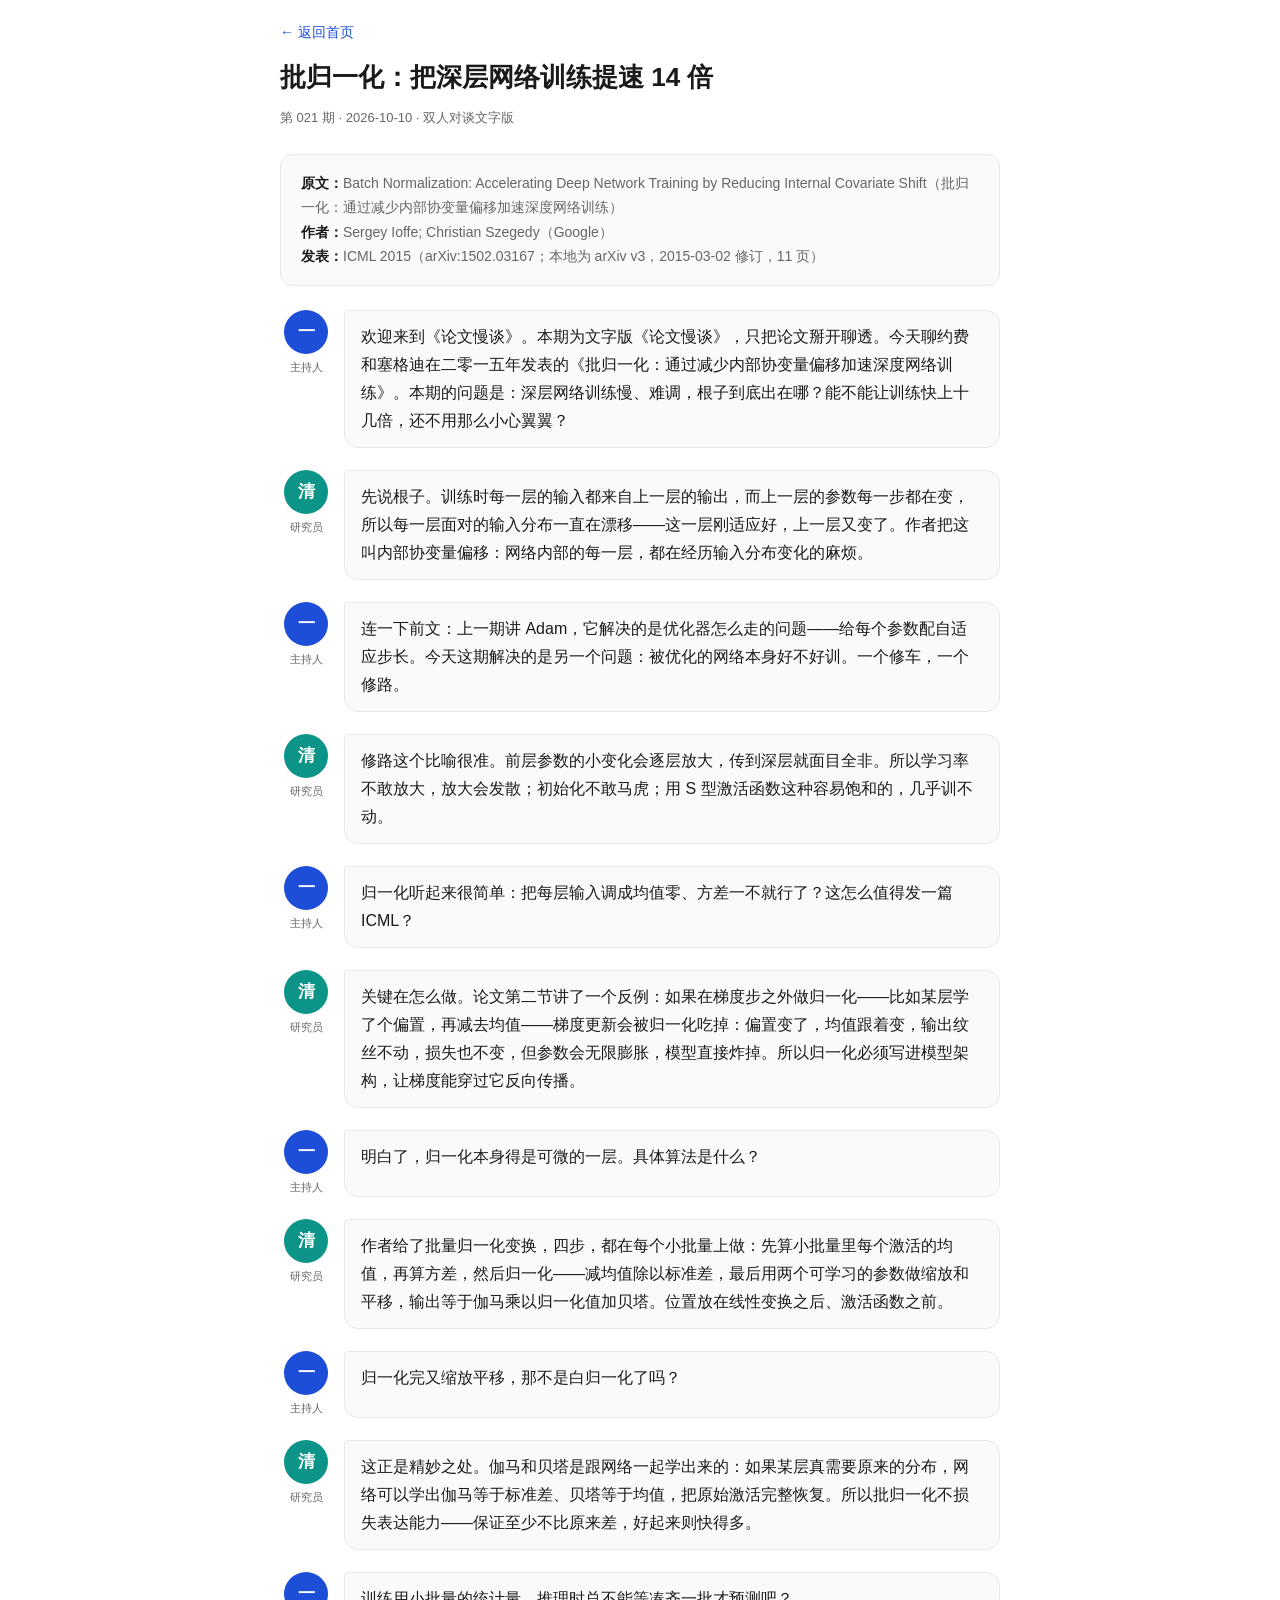
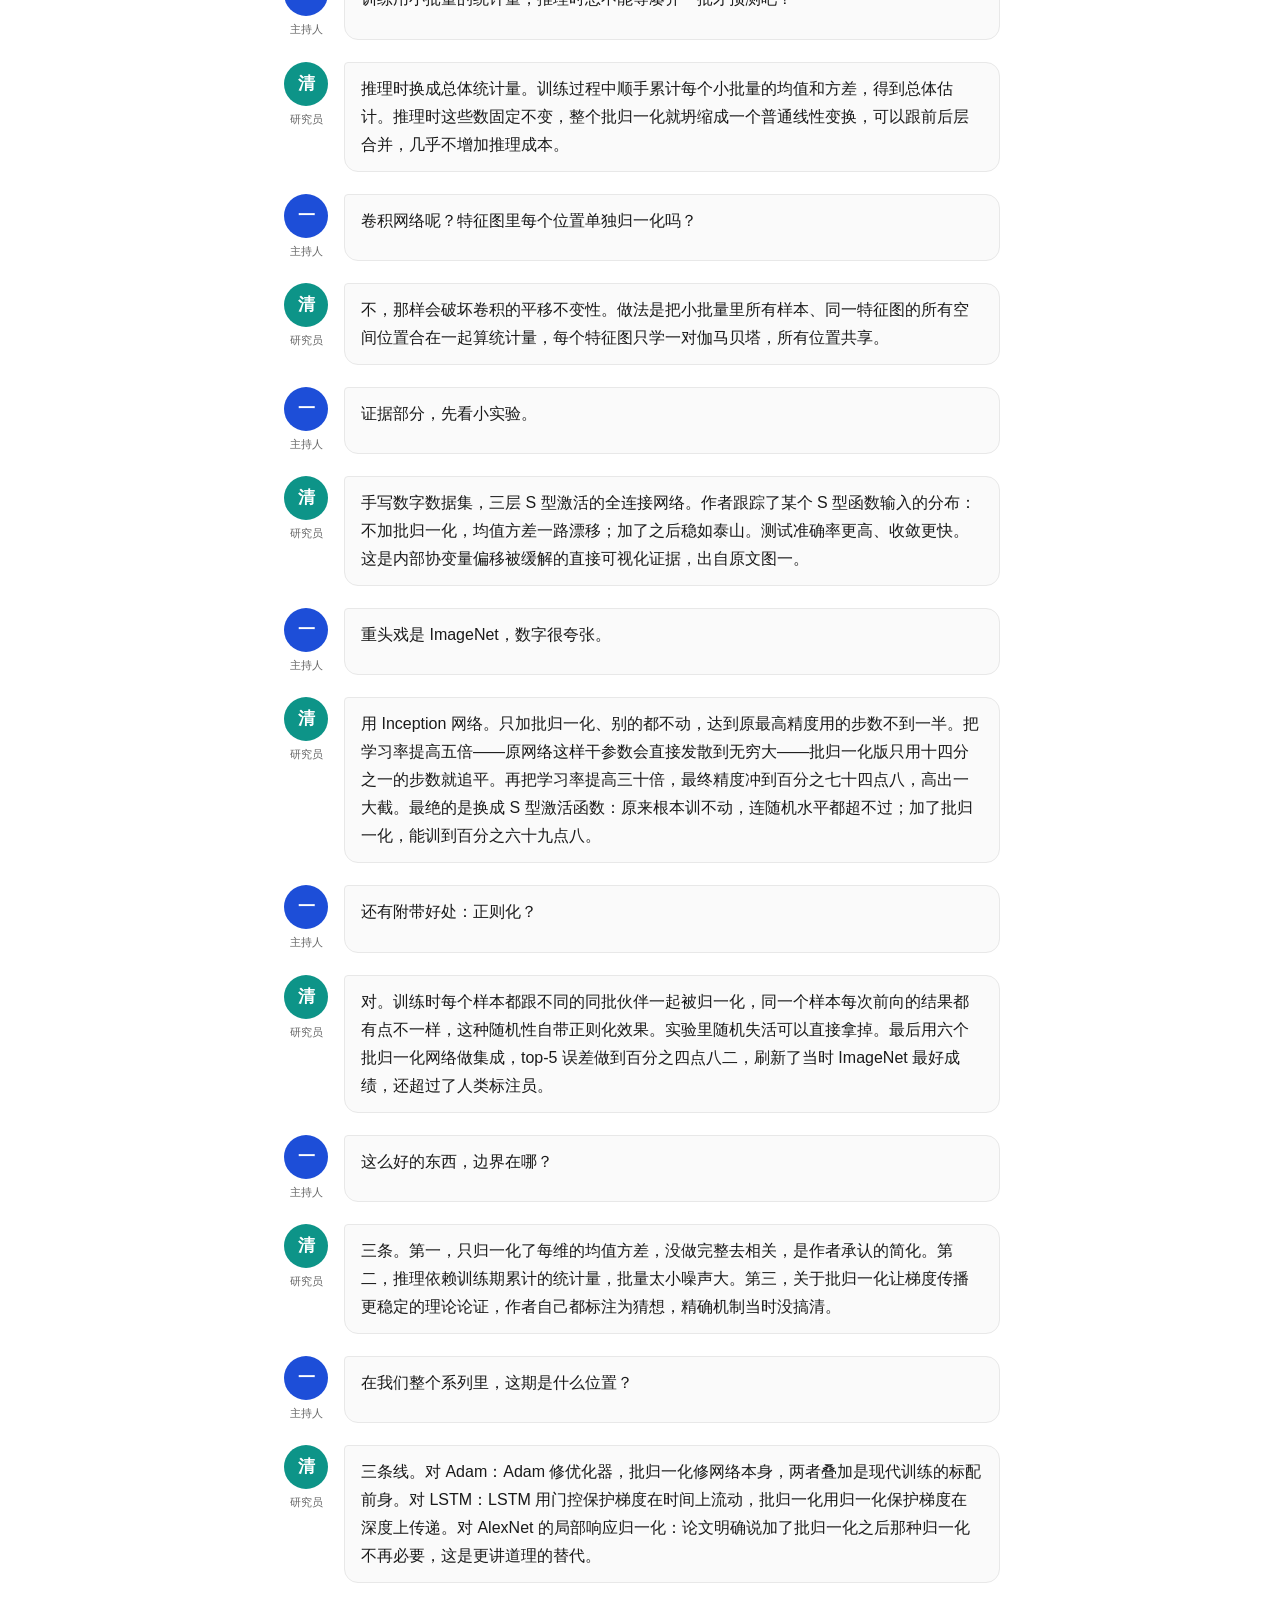
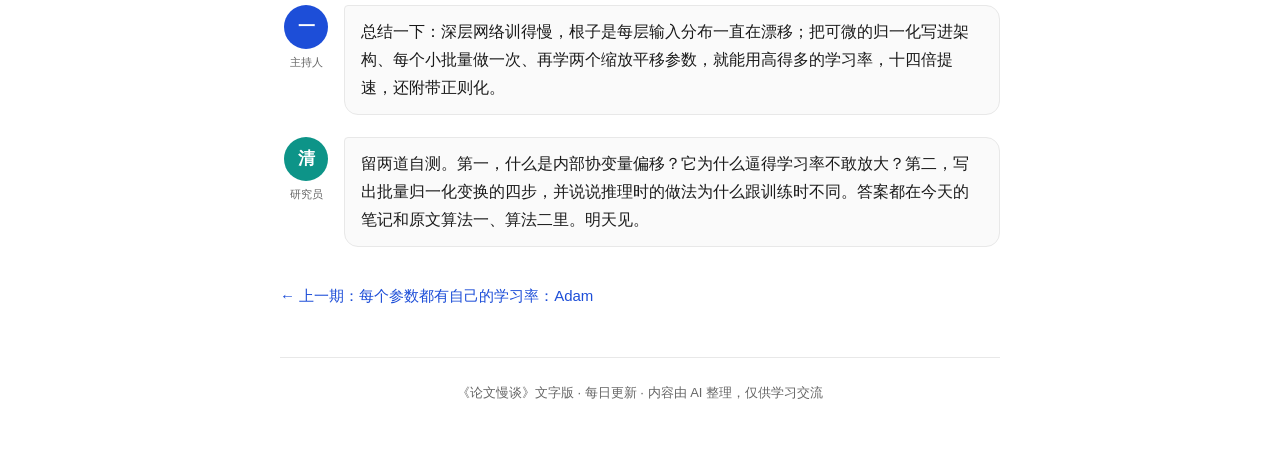
<file: posts/021.html>
<!DOCTYPE html><html lang="zh-CN"><head><title>批归一化：把深层网络训练提速 14 倍 · 论文慢谈</title><meta charset="utf-8">
<meta name="viewport" content="width=device-width,initial-scale=1">
<link rel="stylesheet" href="../style.css">
</head><body><div class="wrap"><a class="back" href="../index.html">← 返回首页</a><h1 class="post-title">批归一化：把深层网络训练提速 14 倍</h1><div class="meta">第 021 期 · 2026-10-10 · 双人对谈文字版</div><div class="paper-box"><div><b>原文：</b>Batch Normalization: Accelerating Deep Network Training by Reducing Internal Covariate Shift（批归一化：通过减少内部协变量偏移加速深度网络训练）</div><div><b>作者：</b>Sergey Ioffe; Christian Szegedy（Google）</div><div><b>发表：</b>ICML 2015（arXiv:1502.03167；本地为 arXiv v3，2015-03-02 修订，11 页）</div></div><div class="seg host"><div class="who"><div class="avatar">一</div><div class="role">主持人</div></div><div class="bubble"><p>欢迎来到《论文慢谈》。本期为文字版《论文慢谈》，只把论文掰开聊透。今天聊约费和塞格迪在二零一五年发表的《批归一化：通过减少内部协变量偏移加速深度网络训练》。本期的问题是：深层网络训练慢、难调，根子到底出在哪？能不能让训练快上十几倍，还不用那么小心翼翼？</p></div></div><div class="seg guest"><div class="who"><div class="avatar">清</div><div class="role">研究员</div></div><div class="bubble"><p>先说根子。训练时每一层的输入都来自上一层的输出，而上一层的参数每一步都在变，所以每一层面对的输入分布一直在漂移——这一层刚适应好，上一层又变了。作者把这叫内部协变量偏移：网络内部的每一层，都在经历输入分布变化的麻烦。</p></div></div><div class="seg host"><div class="who"><div class="avatar">一</div><div class="role">主持人</div></div><div class="bubble"><p>连一下前文：上一期讲 Adam，它解决的是优化器怎么走的问题——给每个参数配自适应步长。今天这期解决的是另一个问题：被优化的网络本身好不好训。一个修车，一个修路。</p></div></div><div class="seg guest"><div class="who"><div class="avatar">清</div><div class="role">研究员</div></div><div class="bubble"><p>修路这个比喻很准。前层参数的小变化会逐层放大，传到深层就面目全非。所以学习率不敢放大，放大会发散；初始化不敢马虎；用 S 型激活函数这种容易饱和的，几乎训不动。</p></div></div><div class="seg host"><div class="who"><div class="avatar">一</div><div class="role">主持人</div></div><div class="bubble"><p>归一化听起来很简单：把每层输入调成均值零、方差一不就行了？这怎么值得发一篇 ICML？</p></div></div><div class="seg guest"><div class="who"><div class="avatar">清</div><div class="role">研究员</div></div><div class="bubble"><p>关键在怎么做。论文第二节讲了一个反例：如果在梯度步之外做归一化——比如某层学了个偏置，再减去均值——梯度更新会被归一化吃掉：偏置变了，均值跟着变，输出纹丝不动，损失也不变，但参数会无限膨胀，模型直接炸掉。所以归一化必须写进模型架构，让梯度能穿过它反向传播。</p></div></div><div class="seg host"><div class="who"><div class="avatar">一</div><div class="role">主持人</div></div><div class="bubble"><p>明白了，归一化本身得是可微的一层。具体算法是什么？</p></div></div><div class="seg guest"><div class="who"><div class="avatar">清</div><div class="role">研究员</div></div><div class="bubble"><p>作者给了批量归一化变换，四步，都在每个小批量上做：先算小批量里每个激活的均值，再算方差，然后归一化——减均值除以标准差，最后用两个可学习的参数做缩放和平移，输出等于伽马乘以归一化值加贝塔。位置放在线性变换之后、激活函数之前。</p></div></div><div class="seg host"><div class="who"><div class="avatar">一</div><div class="role">主持人</div></div><div class="bubble"><p>归一化完又缩放平移，那不是白归一化了吗？</p></div></div><div class="seg guest"><div class="who"><div class="avatar">清</div><div class="role">研究员</div></div><div class="bubble"><p>这正是精妙之处。伽马和贝塔是跟网络一起学出来的：如果某层真需要原来的分布，网络可以学出伽马等于标准差、贝塔等于均值，把原始激活完整恢复。所以批归一化不损失表达能力——保证至少不比原来差，好起来则快得多。</p></div></div><div class="seg host"><div class="who"><div class="avatar">一</div><div class="role">主持人</div></div><div class="bubble"><p>训练用小批量的统计量，推理时总不能等凑齐一批才预测吧？</p></div></div><div class="seg guest"><div class="who"><div class="avatar">清</div><div class="role">研究员</div></div><div class="bubble"><p>推理时换成总体统计量。训练过程中顺手累计每个小批量的均值和方差，得到总体估计。推理时这些数固定不变，整个批归一化就坍缩成一个普通线性变换，可以跟前后层合并，几乎不增加推理成本。</p></div></div><div class="seg host"><div class="who"><div class="avatar">一</div><div class="role">主持人</div></div><div class="bubble"><p>卷积网络呢？特征图里每个位置单独归一化吗？</p></div></div><div class="seg guest"><div class="who"><div class="avatar">清</div><div class="role">研究员</div></div><div class="bubble"><p>不，那样会破坏卷积的平移不变性。做法是把小批量里所有样本、同一特征图的所有空间位置合在一起算统计量，每个特征图只学一对伽马贝塔，所有位置共享。</p></div></div><div class="seg host"><div class="who"><div class="avatar">一</div><div class="role">主持人</div></div><div class="bubble"><p>证据部分，先看小实验。</p></div></div><div class="seg guest"><div class="who"><div class="avatar">清</div><div class="role">研究员</div></div><div class="bubble"><p>手写数字数据集，三层 S 型激活的全连接网络。作者跟踪了某个 S 型函数输入的分布：不加批归一化，均值方差一路漂移；加了之后稳如泰山。测试准确率更高、收敛更快。这是内部协变量偏移被缓解的直接可视化证据，出自原文图一。</p></div></div><div class="seg host"><div class="who"><div class="avatar">一</div><div class="role">主持人</div></div><div class="bubble"><p>重头戏是 ImageNet，数字很夸张。</p></div></div><div class="seg guest"><div class="who"><div class="avatar">清</div><div class="role">研究员</div></div><div class="bubble"><p>用 Inception 网络。只加批归一化、别的都不动，达到原最高精度用的步数不到一半。把学习率提高五倍——原网络这样干参数会直接发散到无穷大——批归一化版只用十四分之一的步数就追平。再把学习率提高三十倍，最终精度冲到百分之七十四点八，高出一大截。最绝的是换成 S 型激活函数：原来根本训不动，连随机水平都超不过；加了批归一化，能训到百分之六十九点八。</p></div></div><div class="seg host"><div class="who"><div class="avatar">一</div><div class="role">主持人</div></div><div class="bubble"><p>还有附带好处：正则化？</p></div></div><div class="seg guest"><div class="who"><div class="avatar">清</div><div class="role">研究员</div></div><div class="bubble"><p>对。训练时每个样本都跟不同的同批伙伴一起被归一化，同一个样本每次前向的结果都有点不一样，这种随机性自带正则化效果。实验里随机失活可以直接拿掉。最后用六个批归一化网络做集成，top-5 误差做到百分之四点八二，刷新了当时 ImageNet 最好成绩，还超过了人类标注员。</p></div></div><div class="seg host"><div class="who"><div class="avatar">一</div><div class="role">主持人</div></div><div class="bubble"><p>这么好的东西，边界在哪？</p></div></div><div class="seg guest"><div class="who"><div class="avatar">清</div><div class="role">研究员</div></div><div class="bubble"><p>三条。第一，只归一化了每维的均值方差，没做完整去相关，是作者承认的简化。第二，推理依赖训练期累计的统计量，批量太小噪声大。第三，关于批归一化让梯度传播更稳定的理论论证，作者自己都标注为猜想，精确机制当时没搞清。</p></div></div><div class="seg host"><div class="who"><div class="avatar">一</div><div class="role">主持人</div></div><div class="bubble"><p>在我们整个系列里，这期是什么位置？</p></div></div><div class="seg guest"><div class="who"><div class="avatar">清</div><div class="role">研究员</div></div><div class="bubble"><p>三条线。对 Adam：Adam 修优化器，批归一化修网络本身，两者叠加是现代训练的标配前身。对 LSTM：LSTM 用门控保护梯度在时间上流动，批归一化用归一化保护梯度在深度上传递。对 AlexNet 的局部响应归一化：论文明确说加了批归一化之后那种归一化不再必要，这是更讲道理的替代。</p></div></div><div class="seg host"><div class="who"><div class="avatar">一</div><div class="role">主持人</div></div><div class="bubble"><p>总结一下：深层网络训得慢，根子是每层输入分布一直在漂移；把可微的归一化写进架构、每个小批量做一次、再学两个缩放平移参数，就能用高得多的学习率，十四倍提速，还附带正则化。</p></div></div><div class="seg guest"><div class="who"><div class="avatar">清</div><div class="role">研究员</div></div><div class="bubble"><p>留两道自测。第一，什么是内部协变量偏移？它为什么逼得学习率不敢放大？第二，写出批量归一化变换的四步，并说说推理时的做法为什么跟训练时不同。答案都在今天的笔记和原文算法一、算法二里。明天见。</p></div></div><div class="post-nav"><a href="posts/020.html">← 上一期：每个参数都有自己的学习率：Adam </a><span></span></div><footer class="site">《论文慢谈》文字版 · 每日更新 · 内容由 AI 整理，仅供学习交流</footer></div></body></html>
</file>
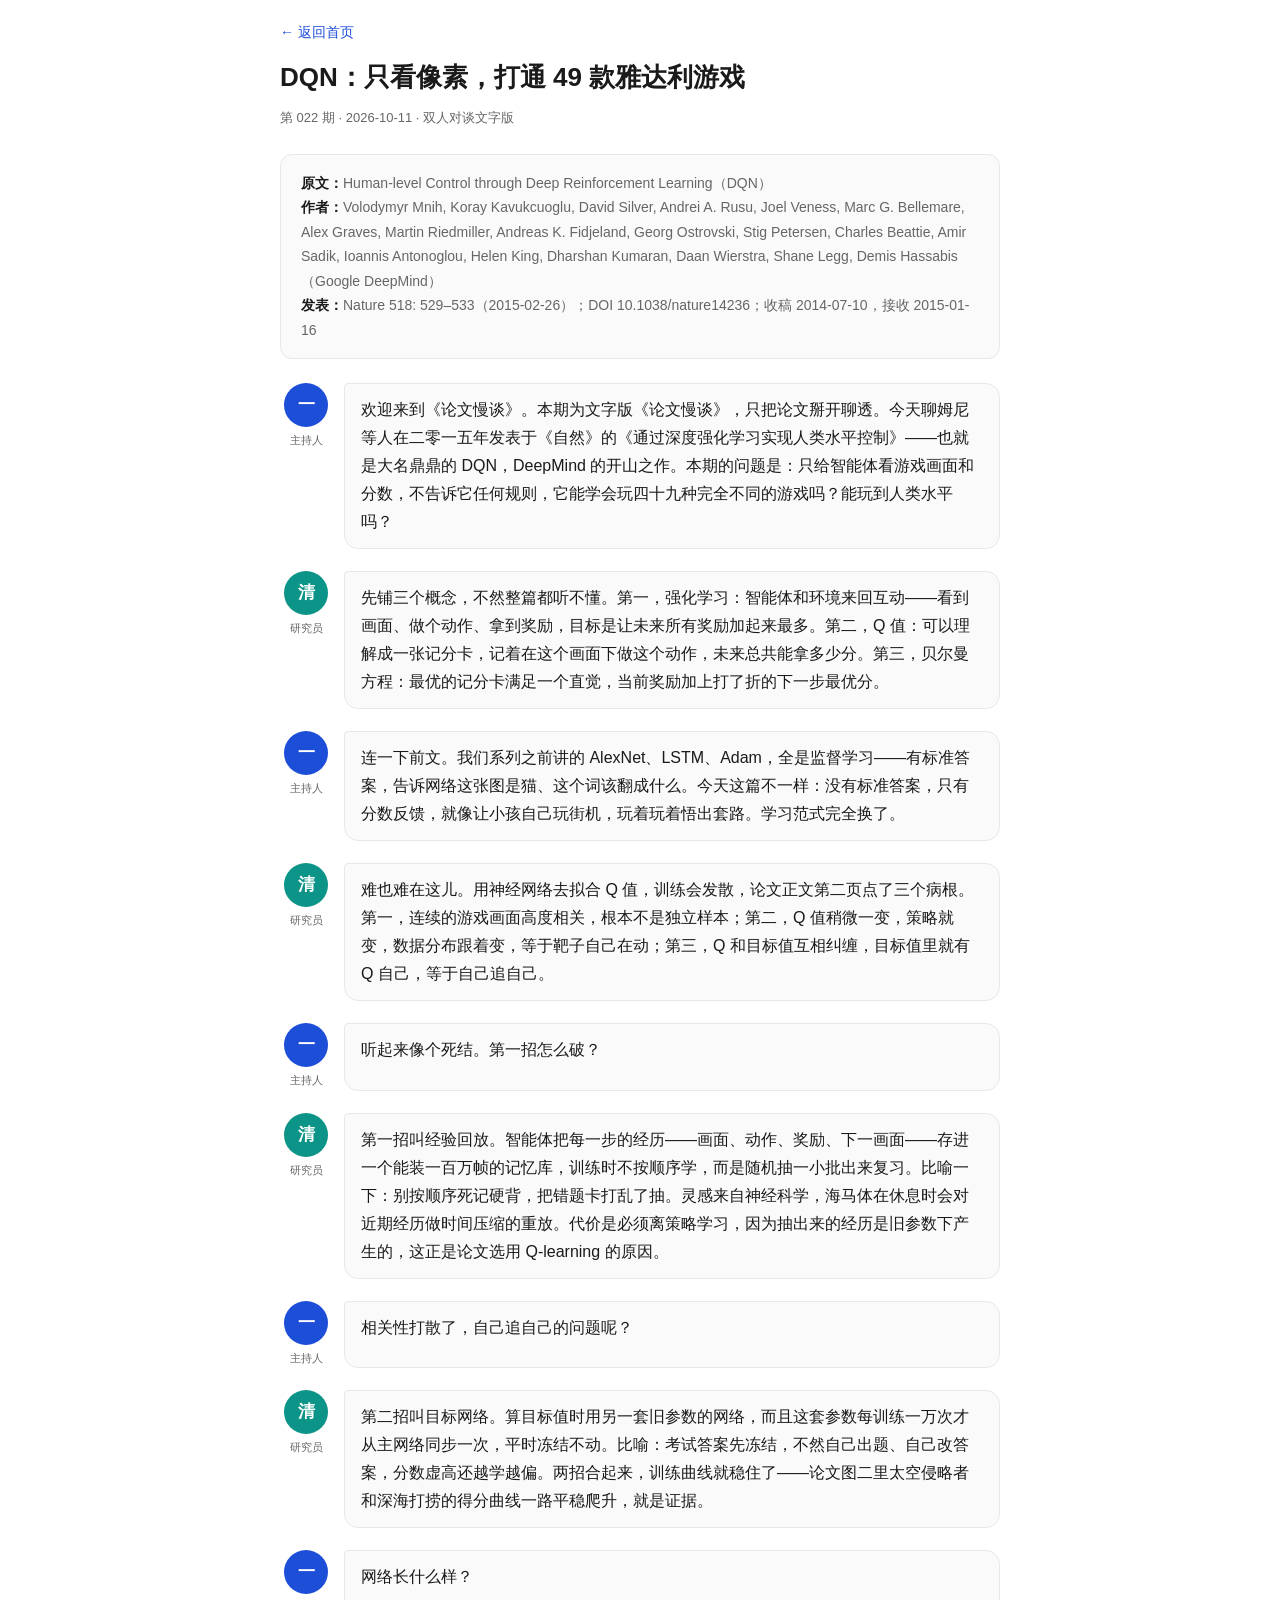
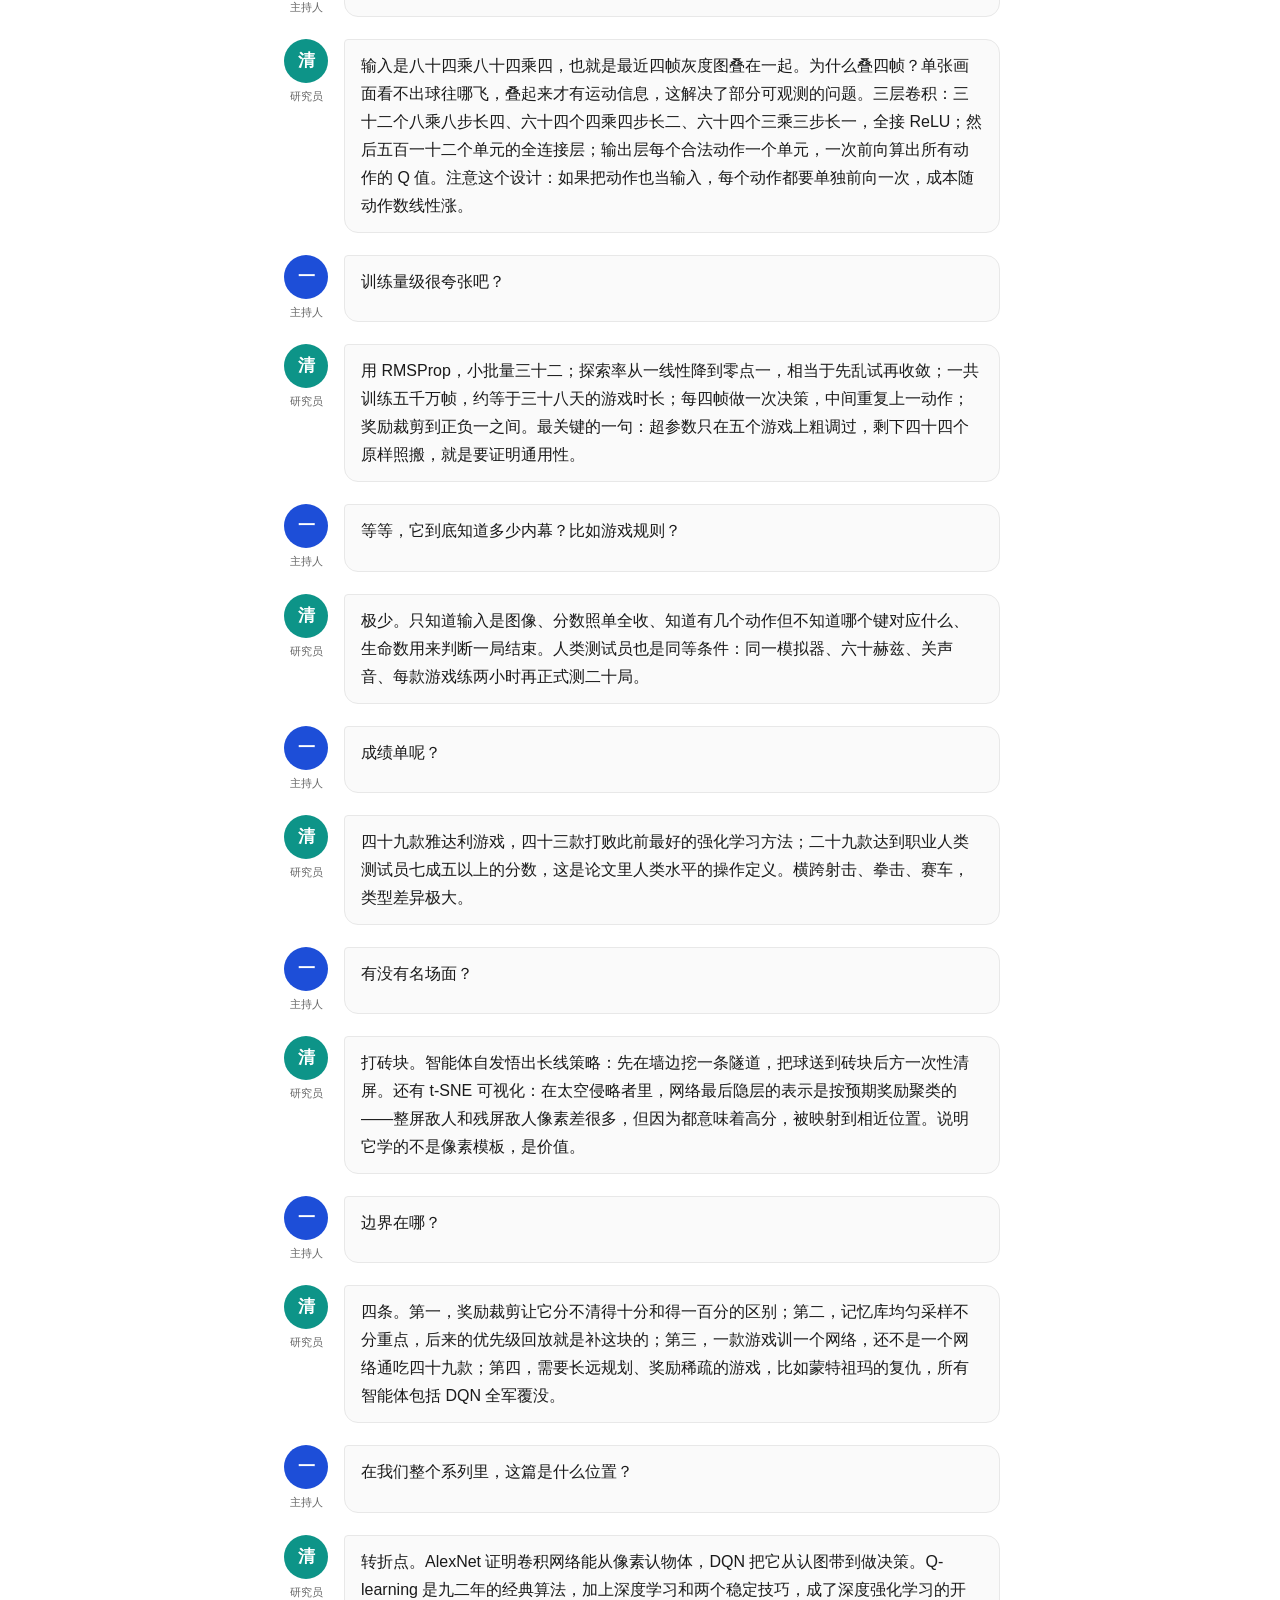
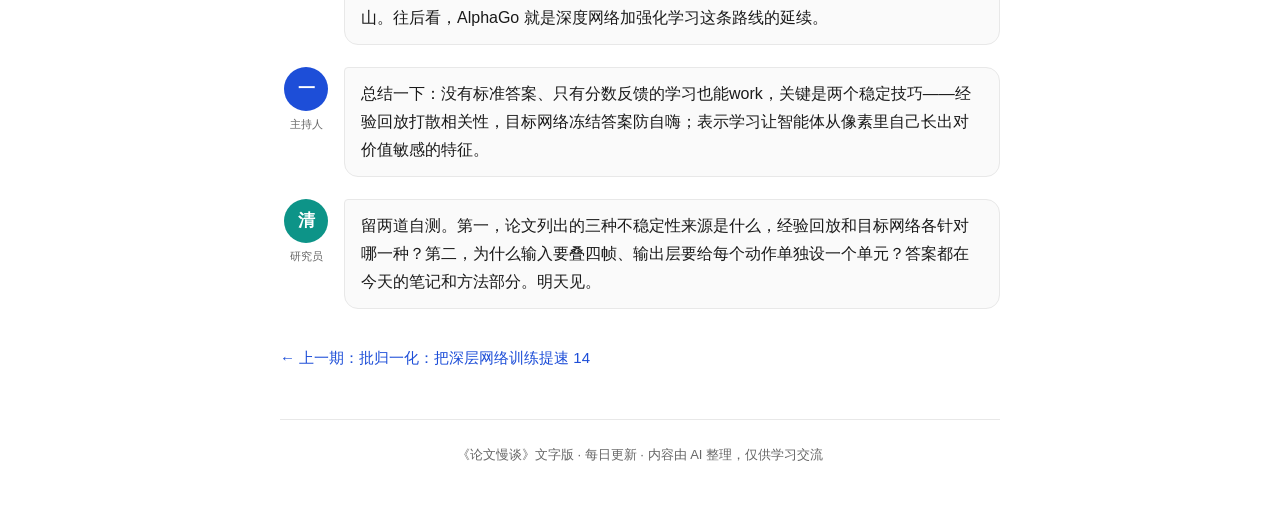
<file: posts/022.html>
<!DOCTYPE html><html lang="zh-CN"><head><title>DQN：只看像素，打通 49 款雅达利游戏 · 论文慢谈</title><meta charset="utf-8">
<meta name="viewport" content="width=device-width,initial-scale=1">
<link rel="stylesheet" href="../style.css">
</head><body><div class="wrap"><a class="back" href="../index.html">← 返回首页</a><h1 class="post-title">DQN：只看像素，打通 49 款雅达利游戏</h1><div class="meta">第 022 期 · 2026-10-11 · 双人对谈文字版</div><div class="paper-box"><div><b>原文：</b>Human-level Control through Deep Reinforcement Learning（DQN）</div><div><b>作者：</b>Volodymyr Mnih, Koray Kavukcuoglu, David Silver, Andrei A. Rusu, Joel Veness, Marc G. Bellemare, Alex Graves, Martin Riedmiller, Andreas K. Fidjeland, Georg Ostrovski, Stig Petersen, Charles Beattie, Amir Sadik, Ioannis Antonoglou, Helen King, Dharshan Kumaran, Daan Wierstra, Shane Legg, Demis Hassabis（Google DeepMind）</div><div><b>发表：</b>Nature 518: 529–533（2015-02-26）；DOI 10.1038/nature14236；收稿 2014-07-10，接收 2015-01-16</div></div><div class="seg host"><div class="who"><div class="avatar">一</div><div class="role">主持人</div></div><div class="bubble"><p>欢迎来到《论文慢谈》。本期为文字版《论文慢谈》，只把论文掰开聊透。今天聊姆尼等人在二零一五年发表于《自然》的《通过深度强化学习实现人类水平控制》——也就是大名鼎鼎的 DQN，DeepMind 的开山之作。本期的问题是：只给智能体看游戏画面和分数，不告诉它任何规则，它能学会玩四十九种完全不同的游戏吗？能玩到人类水平吗？</p></div></div><div class="seg guest"><div class="who"><div class="avatar">清</div><div class="role">研究员</div></div><div class="bubble"><p>先铺三个概念，不然整篇都听不懂。第一，强化学习：智能体和环境来回互动——看到画面、做个动作、拿到奖励，目标是让未来所有奖励加起来最多。第二，Q 值：可以理解成一张记分卡，记着在这个画面下做这个动作，未来总共能拿多少分。第三，贝尔曼方程：最优的记分卡满足一个直觉，当前奖励加上打了折的下一步最优分。</p></div></div><div class="seg host"><div class="who"><div class="avatar">一</div><div class="role">主持人</div></div><div class="bubble"><p>连一下前文。我们系列之前讲的 AlexNet、LSTM、Adam，全是监督学习——有标准答案，告诉网络这张图是猫、这个词该翻成什么。今天这篇不一样：没有标准答案，只有分数反馈，就像让小孩自己玩街机，玩着玩着悟出套路。学习范式完全换了。</p></div></div><div class="seg guest"><div class="who"><div class="avatar">清</div><div class="role">研究员</div></div><div class="bubble"><p>难也难在这儿。用神经网络去拟合 Q 值，训练会发散，论文正文第二页点了三个病根。第一，连续的游戏画面高度相关，根本不是独立样本；第二，Q 值稍微一变，策略就变，数据分布跟着变，等于靶子自己在动；第三，Q 和目标值互相纠缠，目标值里就有 Q 自己，等于自己追自己。</p></div></div><div class="seg host"><div class="who"><div class="avatar">一</div><div class="role">主持人</div></div><div class="bubble"><p>听起来像个死结。第一招怎么破？</p></div></div><div class="seg guest"><div class="who"><div class="avatar">清</div><div class="role">研究员</div></div><div class="bubble"><p>第一招叫经验回放。智能体把每一步的经历——画面、动作、奖励、下一画面——存进一个能装一百万帧的记忆库，训练时不按顺序学，而是随机抽一小批出来复习。比喻一下：别按顺序死记硬背，把错题卡打乱了抽。灵感来自神经科学，海马体在休息时会对近期经历做时间压缩的重放。代价是必须离策略学习，因为抽出来的经历是旧参数下产生的，这正是论文选用 Q-learning 的原因。</p></div></div><div class="seg host"><div class="who"><div class="avatar">一</div><div class="role">主持人</div></div><div class="bubble"><p>相关性打散了，自己追自己的问题呢？</p></div></div><div class="seg guest"><div class="who"><div class="avatar">清</div><div class="role">研究员</div></div><div class="bubble"><p>第二招叫目标网络。算目标值时用另一套旧参数的网络，而且这套参数每训练一万次才从主网络同步一次，平时冻结不动。比喻：考试答案先冻结，不然自己出题、自己改答案，分数虚高还越学越偏。两招合起来，训练曲线就稳住了——论文图二里太空侵略者和深海打捞的得分曲线一路平稳爬升，就是证据。</p></div></div><div class="seg host"><div class="who"><div class="avatar">一</div><div class="role">主持人</div></div><div class="bubble"><p>网络长什么样？</p></div></div><div class="seg guest"><div class="who"><div class="avatar">清</div><div class="role">研究员</div></div><div class="bubble"><p>输入是八十四乘八十四乘四，也就是最近四帧灰度图叠在一起。为什么叠四帧？单张画面看不出球往哪飞，叠起来才有运动信息，这解决了部分可观测的问题。三层卷积：三十二个八乘八步长四、六十四个四乘四步长二、六十四个三乘三步长一，全接 ReLU；然后五百一十二个单元的全连接层；输出层每个合法动作一个单元，一次前向算出所有动作的 Q 值。注意这个设计：如果把动作也当输入，每个动作都要单独前向一次，成本随动作数线性涨。</p></div></div><div class="seg host"><div class="who"><div class="avatar">一</div><div class="role">主持人</div></div><div class="bubble"><p>训练量级很夸张吧？</p></div></div><div class="seg guest"><div class="who"><div class="avatar">清</div><div class="role">研究员</div></div><div class="bubble"><p>用 RMSProp，小批量三十二；探索率从一线性降到零点一，相当于先乱试再收敛；一共训练五千万帧，约等于三十八天的游戏时长；每四帧做一次决策，中间重复上一动作；奖励裁剪到正负一之间。最关键的一句：超参数只在五个游戏上粗调过，剩下四十四个原样照搬，就是要证明通用性。</p></div></div><div class="seg host"><div class="who"><div class="avatar">一</div><div class="role">主持人</div></div><div class="bubble"><p>等等，它到底知道多少内幕？比如游戏规则？</p></div></div><div class="seg guest"><div class="who"><div class="avatar">清</div><div class="role">研究员</div></div><div class="bubble"><p>极少。只知道输入是图像、分数照单全收、知道有几个动作但不知道哪个键对应什么、生命数用来判断一局结束。人类测试员也是同等条件：同一模拟器、六十赫兹、关声音、每款游戏练两小时再正式测二十局。</p></div></div><div class="seg host"><div class="who"><div class="avatar">一</div><div class="role">主持人</div></div><div class="bubble"><p>成绩单呢？</p></div></div><div class="seg guest"><div class="who"><div class="avatar">清</div><div class="role">研究员</div></div><div class="bubble"><p>四十九款雅达利游戏，四十三款打败此前最好的强化学习方法；二十九款达到职业人类测试员七成五以上的分数，这是论文里人类水平的操作定义。横跨射击、拳击、赛车，类型差异极大。</p></div></div><div class="seg host"><div class="who"><div class="avatar">一</div><div class="role">主持人</div></div><div class="bubble"><p>有没有名场面？</p></div></div><div class="seg guest"><div class="who"><div class="avatar">清</div><div class="role">研究员</div></div><div class="bubble"><p>打砖块。智能体自发悟出长线策略：先在墙边挖一条隧道，把球送到砖块后方一次性清屏。还有 t-SNE 可视化：在太空侵略者里，网络最后隐层的表示是按预期奖励聚类的——整屏敌人和残屏敌人像素差很多，但因为都意味着高分，被映射到相近位置。说明它学的不是像素模板，是价值。</p></div></div><div class="seg host"><div class="who"><div class="avatar">一</div><div class="role">主持人</div></div><div class="bubble"><p>边界在哪？</p></div></div><div class="seg guest"><div class="who"><div class="avatar">清</div><div class="role">研究员</div></div><div class="bubble"><p>四条。第一，奖励裁剪让它分不清得十分和得一百分的区别；第二，记忆库均匀采样不分重点，后来的优先级回放就是补这块的；第三，一款游戏训一个网络，还不是一个网络通吃四十九款；第四，需要长远规划、奖励稀疏的游戏，比如蒙特祖玛的复仇，所有智能体包括 DQN 全军覆没。</p></div></div><div class="seg host"><div class="who"><div class="avatar">一</div><div class="role">主持人</div></div><div class="bubble"><p>在我们整个系列里，这篇是什么位置？</p></div></div><div class="seg guest"><div class="who"><div class="avatar">清</div><div class="role">研究员</div></div><div class="bubble"><p>转折点。AlexNet 证明卷积网络能从像素认物体，DQN 把它从认图带到做决策。Q-learning 是九二年的经典算法，加上深度学习和两个稳定技巧，成了深度强化学习的开山。往后看，AlphaGo 就是深度网络加强化学习这条路线的延续。</p></div></div><div class="seg host"><div class="who"><div class="avatar">一</div><div class="role">主持人</div></div><div class="bubble"><p>总结一下：没有标准答案、只有分数反馈的学习也能work，关键是两个稳定技巧——经验回放打散相关性，目标网络冻结答案防自嗨；表示学习让智能体从像素里自己长出对价值敏感的特征。</p></div></div><div class="seg guest"><div class="who"><div class="avatar">清</div><div class="role">研究员</div></div><div class="bubble"><p>留两道自测。第一，论文列出的三种不稳定性来源是什么，经验回放和目标网络各针对哪一种？第二，为什么输入要叠四帧、输出层要给每个动作单独设一个单元？答案都在今天的笔记和方法部分。明天见。</p></div></div><div class="post-nav"><a href="posts/021.html">← 上一期：批归一化：把深层网络训练提速 14 </a><span></span></div><footer class="site">《论文慢谈》文字版 · 每日更新 · 内容由 AI 整理，仅供学习交流</footer></div></body></html>
</file>
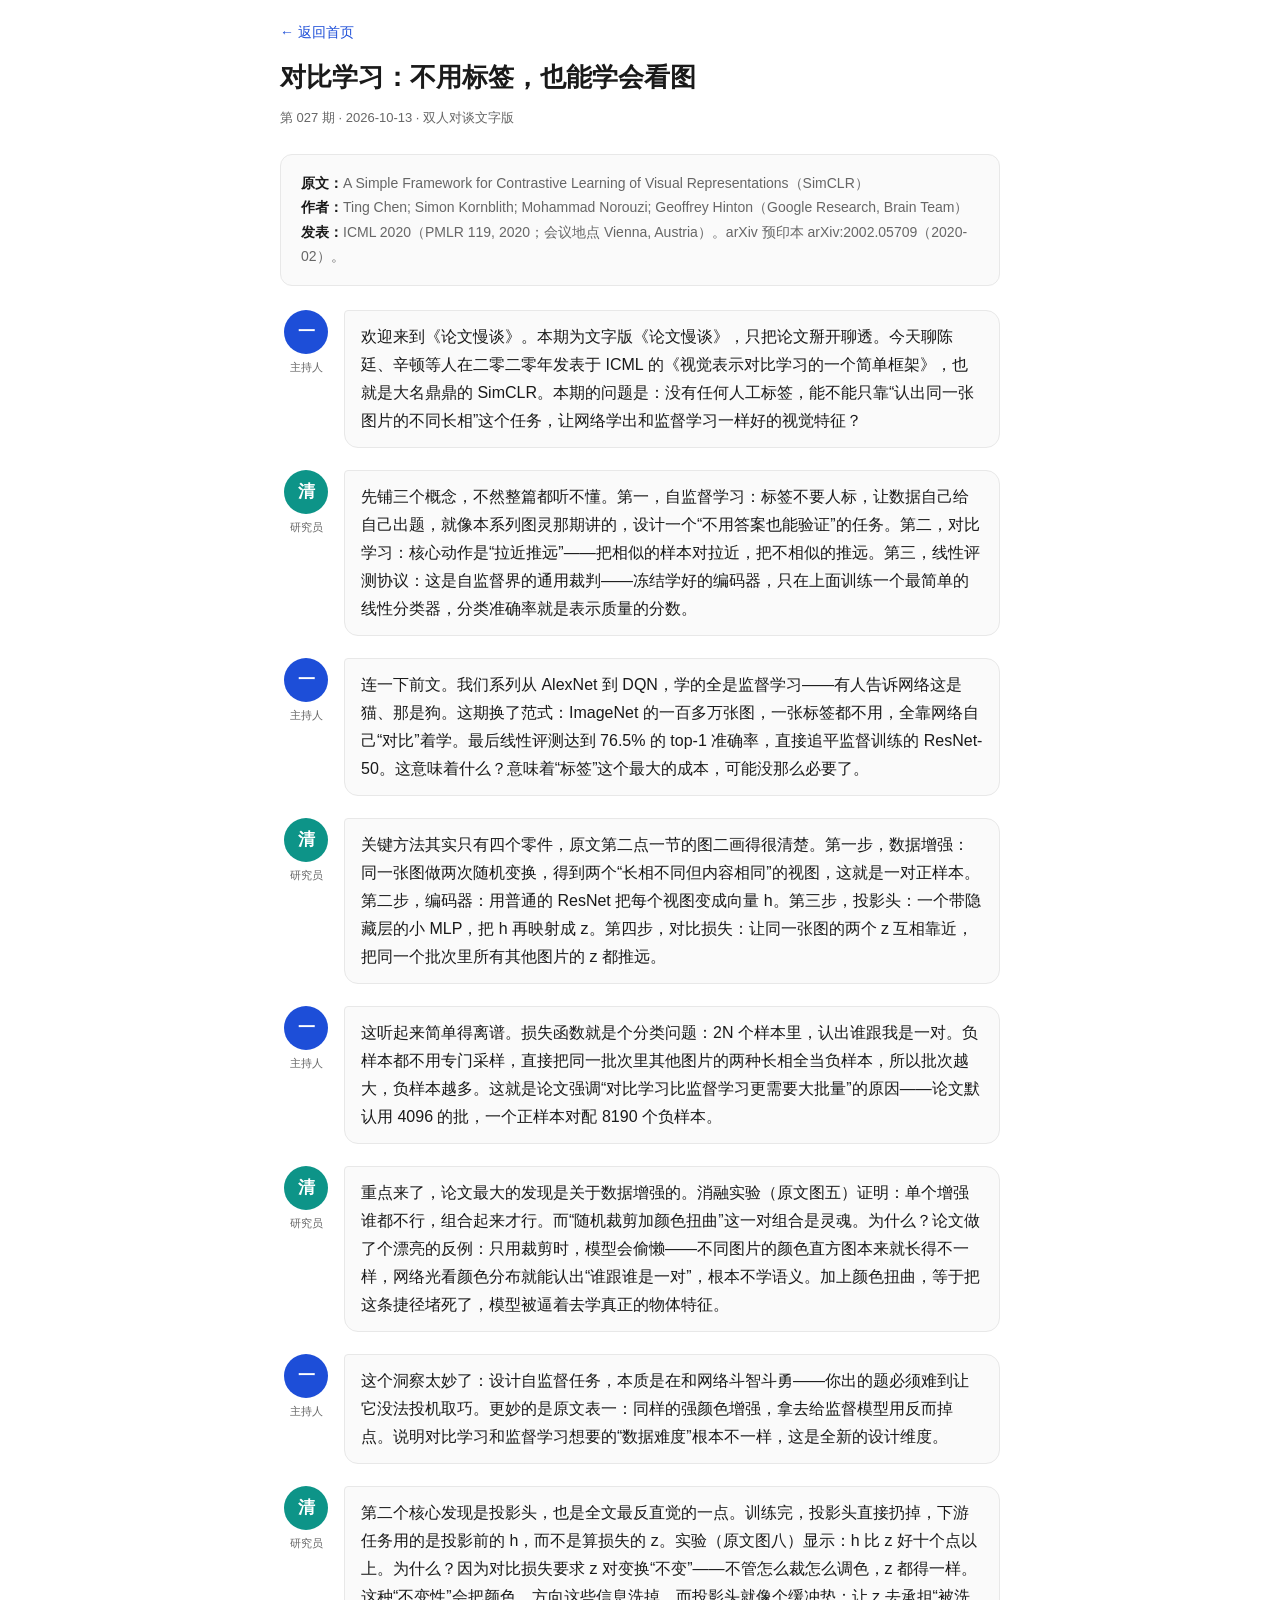
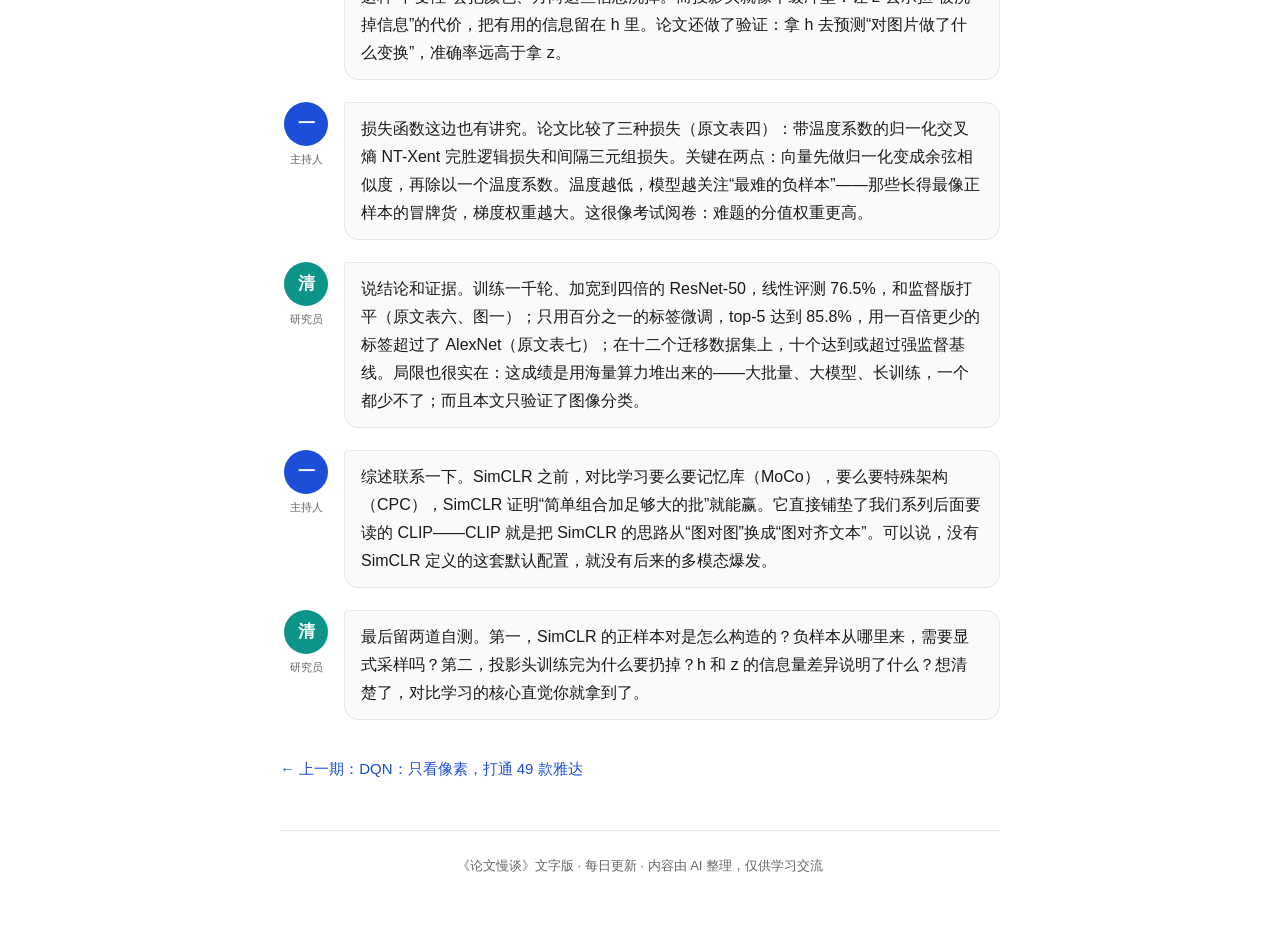
<file: posts/027.html>
<!DOCTYPE html><html lang="zh-CN"><head><title>对比学习：不用标签，也能学会看图 · 论文慢谈</title><meta charset="utf-8">
<meta name="viewport" content="width=device-width,initial-scale=1">
<link rel="stylesheet" href="../style.css">
</head><body><div class="wrap"><a class="back" href="../index.html">← 返回首页</a><h1 class="post-title">对比学习：不用标签，也能学会看图</h1><div class="meta">第 027 期 · 2026-10-13 · 双人对谈文字版</div><div class="paper-box"><div><b>原文：</b>A Simple Framework for Contrastive Learning of Visual Representations（SimCLR）</div><div><b>作者：</b>Ting Chen; Simon Kornblith; Mohammad Norouzi; Geoffrey Hinton（Google Research, Brain Team）</div><div><b>发表：</b>ICML 2020（PMLR 119, 2020；会议地点 Vienna, Austria）。arXiv 预印本 arXiv:2002.05709（2020-02）。</div></div><div class="seg host"><div class="who"><div class="avatar">一</div><div class="role">主持人</div></div><div class="bubble"><p>欢迎来到《论文慢谈》。本期为文字版《论文慢谈》，只把论文掰开聊透。今天聊陈廷、辛顿等人在二零二零年发表于 ICML 的《视觉表示对比学习的一个简单框架》，也就是大名鼎鼎的 SimCLR。本期的问题是：没有任何人工标签，能不能只靠“认出同一张图片的不同长相”这个任务，让网络学出和监督学习一样好的视觉特征？</p></div></div><div class="seg guest"><div class="who"><div class="avatar">清</div><div class="role">研究员</div></div><div class="bubble"><p>先铺三个概念，不然整篇都听不懂。第一，自监督学习：标签不要人标，让数据自己给自己出题，就像本系列图灵那期讲的，设计一个“不用答案也能验证”的任务。第二，对比学习：核心动作是“拉近推远”——把相似的样本对拉近，把不相似的推远。第三，线性评测协议：这是自监督界的通用裁判——冻结学好的编码器，只在上面训练一个最简单的线性分类器，分类准确率就是表示质量的分数。</p></div></div><div class="seg host"><div class="who"><div class="avatar">一</div><div class="role">主持人</div></div><div class="bubble"><p>连一下前文。我们系列从 AlexNet 到 DQN，学的全是监督学习——有人告诉网络这是猫、那是狗。这期换了范式：ImageNet 的一百多万张图，一张标签都不用，全靠网络自己“对比”着学。最后线性评测达到 76.5% 的 top-1 准确率，直接追平监督训练的 ResNet-50。这意味着什么？意味着“标签”这个最大的成本，可能没那么必要了。</p></div></div><div class="seg guest"><div class="who"><div class="avatar">清</div><div class="role">研究员</div></div><div class="bubble"><p>关键方法其实只有四个零件，原文第二点一节的图二画得很清楚。第一步，数据增强：同一张图做两次随机变换，得到两个“长相不同但内容相同”的视图，这就是一对正样本。第二步，编码器：用普通的 ResNet 把每个视图变成向量 h。第三步，投影头：一个带隐藏层的小 MLP，把 h 再映射成 z。第四步，对比损失：让同一张图的两个 z 互相靠近，把同一个批次里所有其他图片的 z 都推远。</p></div></div><div class="seg host"><div class="who"><div class="avatar">一</div><div class="role">主持人</div></div><div class="bubble"><p>这听起来简单得离谱。损失函数就是个分类问题：2N 个样本里，认出谁跟我是一对。负样本都不用专门采样，直接把同一批次里其他图片的两种长相全当负样本，所以批次越大，负样本越多。这就是论文强调“对比学习比监督学习更需要大批量”的原因——论文默认用 4096 的批，一个正样本对配 8190 个负样本。</p></div></div><div class="seg guest"><div class="who"><div class="avatar">清</div><div class="role">研究员</div></div><div class="bubble"><p>重点来了，论文最大的发现是关于数据增强的。消融实验（原文图五）证明：单个增强谁都不行，组合起来才行。而“随机裁剪加颜色扭曲”这一对组合是灵魂。为什么？论文做了个漂亮的反例：只用裁剪时，模型会偷懒——不同图片的颜色直方图本来就长得不一样，网络光看颜色分布就能认出“谁跟谁是一对”，根本不学语义。加上颜色扭曲，等于把这条捷径堵死了，模型被逼着去学真正的物体特征。</p></div></div><div class="seg host"><div class="who"><div class="avatar">一</div><div class="role">主持人</div></div><div class="bubble"><p>这个洞察太妙了：设计自监督任务，本质是在和网络斗智斗勇——你出的题必须难到让它没法投机取巧。更妙的是原文表一：同样的强颜色增强，拿去给监督模型用反而掉点。说明对比学习和监督学习想要的“数据难度”根本不一样，这是全新的设计维度。</p></div></div><div class="seg guest"><div class="who"><div class="avatar">清</div><div class="role">研究员</div></div><div class="bubble"><p>第二个核心发现是投影头，也是全文最反直觉的一点。训练完，投影头直接扔掉，下游任务用的是投影前的 h，而不是算损失的 z。实验（原文图八）显示：h 比 z 好十个点以上。为什么？因为对比损失要求 z 对变换“不变”——不管怎么裁怎么调色，z 都得一样。这种“不变性”会把颜色、方向这些信息洗掉。而投影头就像个缓冲垫：让 z 去承担“被洗掉信息”的代价，把有用的信息留在 h 里。论文还做了验证：拿 h 去预测“对图片做了什么变换”，准确率远高于拿 z。</p></div></div><div class="seg host"><div class="who"><div class="avatar">一</div><div class="role">主持人</div></div><div class="bubble"><p>损失函数这边也有讲究。论文比较了三种损失（原文表四）：带温度系数的归一化交叉熵 NT-Xent 完胜逻辑损失和间隔三元组损失。关键在两点：向量先做归一化变成余弦相似度，再除以一个温度系数。温度越低，模型越关注“最难的负样本”——那些长得最像正样本的冒牌货，梯度权重越大。这很像考试阅卷：难题的分值权重更高。</p></div></div><div class="seg guest"><div class="who"><div class="avatar">清</div><div class="role">研究员</div></div><div class="bubble"><p>说结论和证据。训练一千轮、加宽到四倍的 ResNet-50，线性评测 76.5%，和监督版打平（原文表六、图一）；只用百分之一的标签微调，top-5 达到 85.8%，用一百倍更少的标签超过了 AlexNet（原文表七）；在十二个迁移数据集上，十个达到或超过强监督基线。局限也很实在：这成绩是用海量算力堆出来的——大批量、大模型、长训练，一个都少不了；而且本文只验证了图像分类。</p></div></div><div class="seg host"><div class="who"><div class="avatar">一</div><div class="role">主持人</div></div><div class="bubble"><p>综述联系一下。SimCLR 之前，对比学习要么要记忆库（MoCo），要么要特殊架构（CPC），SimCLR 证明“简单组合加足够大的批”就能赢。它直接铺垫了我们系列后面要读的 CLIP——CLIP 就是把 SimCLR 的思路从“图对图”换成“图对齐文本”。可以说，没有 SimCLR 定义的这套默认配置，就没有后来的多模态爆发。</p></div></div><div class="seg guest"><div class="who"><div class="avatar">清</div><div class="role">研究员</div></div><div class="bubble"><p>最后留两道自测。第一，SimCLR 的正样本对是怎么构造的？负样本从哪里来，需要显式采样吗？第二，投影头训练完为什么要扔掉？h 和 z 的信息量差异说明了什么？想清楚了，对比学习的核心直觉你就拿到了。</p></div></div><div class="post-nav"><a href="posts/022.html">← 上一期：DQN：只看像素，打通 49 款雅达</a><span></span></div><footer class="site">《论文慢谈》文字版 · 每日更新 · 内容由 AI 整理，仅供学习交流</footer></div></body></html>
</file>
<file: style.css>
:root{--bg:#fff;--fg:#1a1a1a;--muted:#666;--line:#e8e8e8;--accent:#1d4ed8;--accent-soft:#eff6ff;--card:#fafafa}
@media(prefers-color-scheme:dark){:root{--bg:#0f1115;--fg:#e8e8e8;--muted:#9aa0aa;--line:#262a33;--accent:#7aa5ff;--accent-soft:#16203a;--card:#15181e}}
*{box-sizing:border-box}
body{margin:0;background:var(--bg);color:var(--fg);font-family:-apple-system,BlinkMacSystemFont,"PingFang SC","Hiragino Sans GB","Microsoft YaHei",sans-serif;line-height:1.75;-webkit-font-smoothing:antialiased}
.wrap{max-width:760px;margin:0 auto;padding:0 20px}
header.site{padding:44px 0 20px;border-bottom:1px solid var(--line)}
header.site h1{margin:0;font-size:30px;letter-spacing:2px}
header.site p{margin:8px 0 0;color:var(--muted);font-size:15px}
.hero{background:var(--accent-soft);border:1px solid var(--line);border-radius:14px;padding:24px;margin:28px 0}
.hero .kicker{font-size:13px;color:var(--accent);font-weight:700;letter-spacing:1px}
.hero h2{margin:8px 0;font-size:22px;line-height:1.5}
.hero h2 a{color:var(--fg);text-decoration:none}
.hero h2 a:hover{color:var(--accent)}
.hero p.ex{color:var(--muted);font-size:15px;margin:8px 0 0}
.meta{font-size:13px;color:var(--muted);margin-top:10px}
.search{margin:8px 0 20px}
.search input{width:100%;padding:12px 16px;font-size:15px;border:1px solid var(--line);border-radius:10px;background:var(--card);color:var(--fg);outline:none}
.search input:focus{border-color:var(--accent)}
ul.archive{list-style:none;margin:0;padding:0}
ul.archive li{border-bottom:1px solid var(--line);padding:18px 0}
ul.archive li:last-child{border-bottom:none}
ul.archive a.t{font-size:17px;font-weight:700;color:var(--fg);text-decoration:none}
ul.archive a.t:hover{color:var(--accent)}
ul.archive .ex{color:var(--muted);font-size:14px;margin:6px 0 0}
.seg{display:flex;gap:12px;margin:22px 0}
.seg .who{flex:0 0 52px;text-align:center}
.seg .avatar{width:44px;height:44px;border-radius:50%;display:flex;align-items:center;justify-content:center;font-weight:700;font-size:17px;color:#fff;margin:0 auto}
.seg.host .avatar{background:#1d4ed8}
.seg.guest .avatar{background:#0d9488}
.seg .who .role{font-size:11px;color:var(--muted);margin-top:4px}
.seg .bubble{flex:1;background:var(--card);border:1px solid var(--line);border-radius:4px 14px 14px 14px;padding:12px 16px;font-size:16px}
.seg .bubble p{margin:0}
.paper-box{background:var(--card);border:1px solid var(--line);border-radius:12px;padding:16px 20px;margin:24px 0;font-size:14px;color:var(--muted)}
.paper-box b{color:var(--fg)}
.post-nav{display:flex;justify-content:space-between;margin:36px 0;gap:12px}
.post-nav a{color:var(--accent);text-decoration:none;font-size:15px}
.back{margin:20px 0 0;display:inline-block;color:var(--accent);text-decoration:none;font-size:14px}
footer.site{border-top:1px solid var(--line);margin-top:48px;padding:24px 0 48px;color:var(--muted);font-size:13px;text-align:center}
h1.post-title{font-size:26px;line-height:1.5;margin:12px 0 4px}
@media(max-width:560px){.seg .who{flex:0 0 44px}.seg .avatar{width:36px;height:36px;font-size:15px}}
</file>
